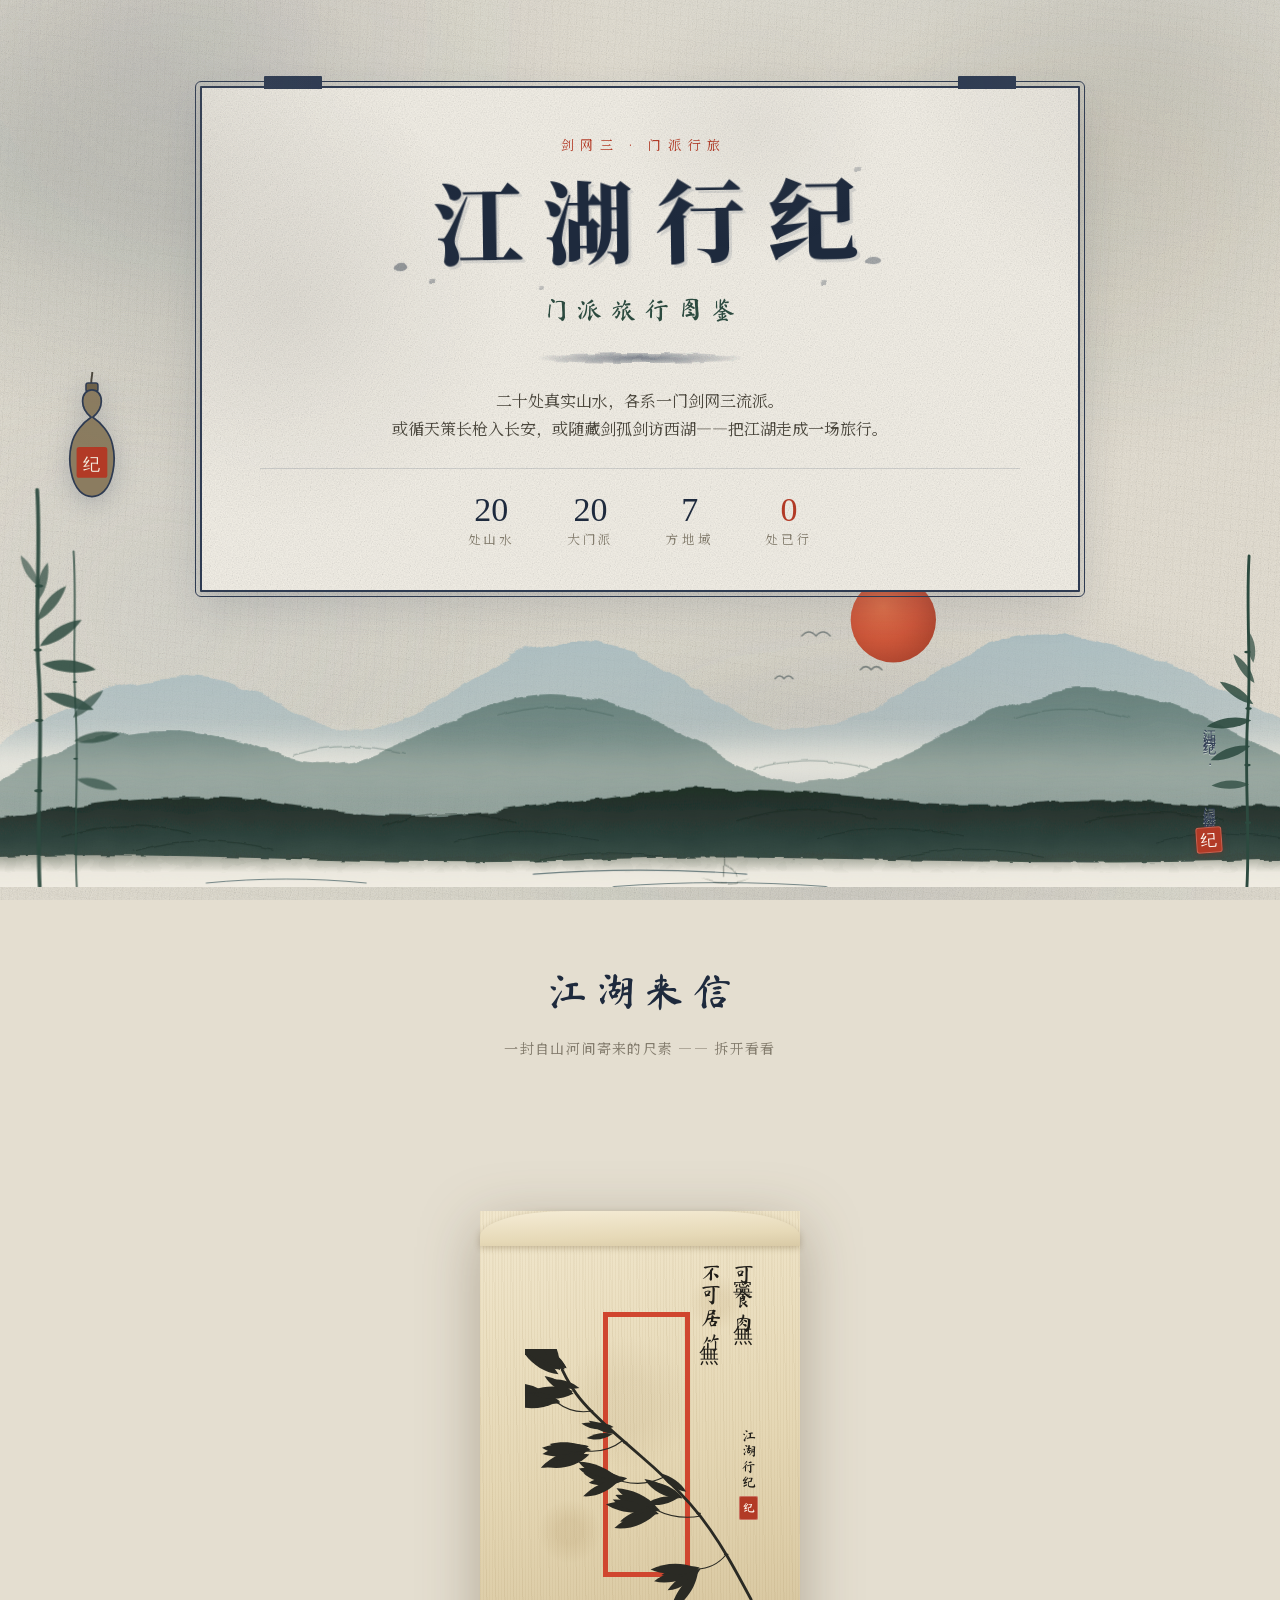
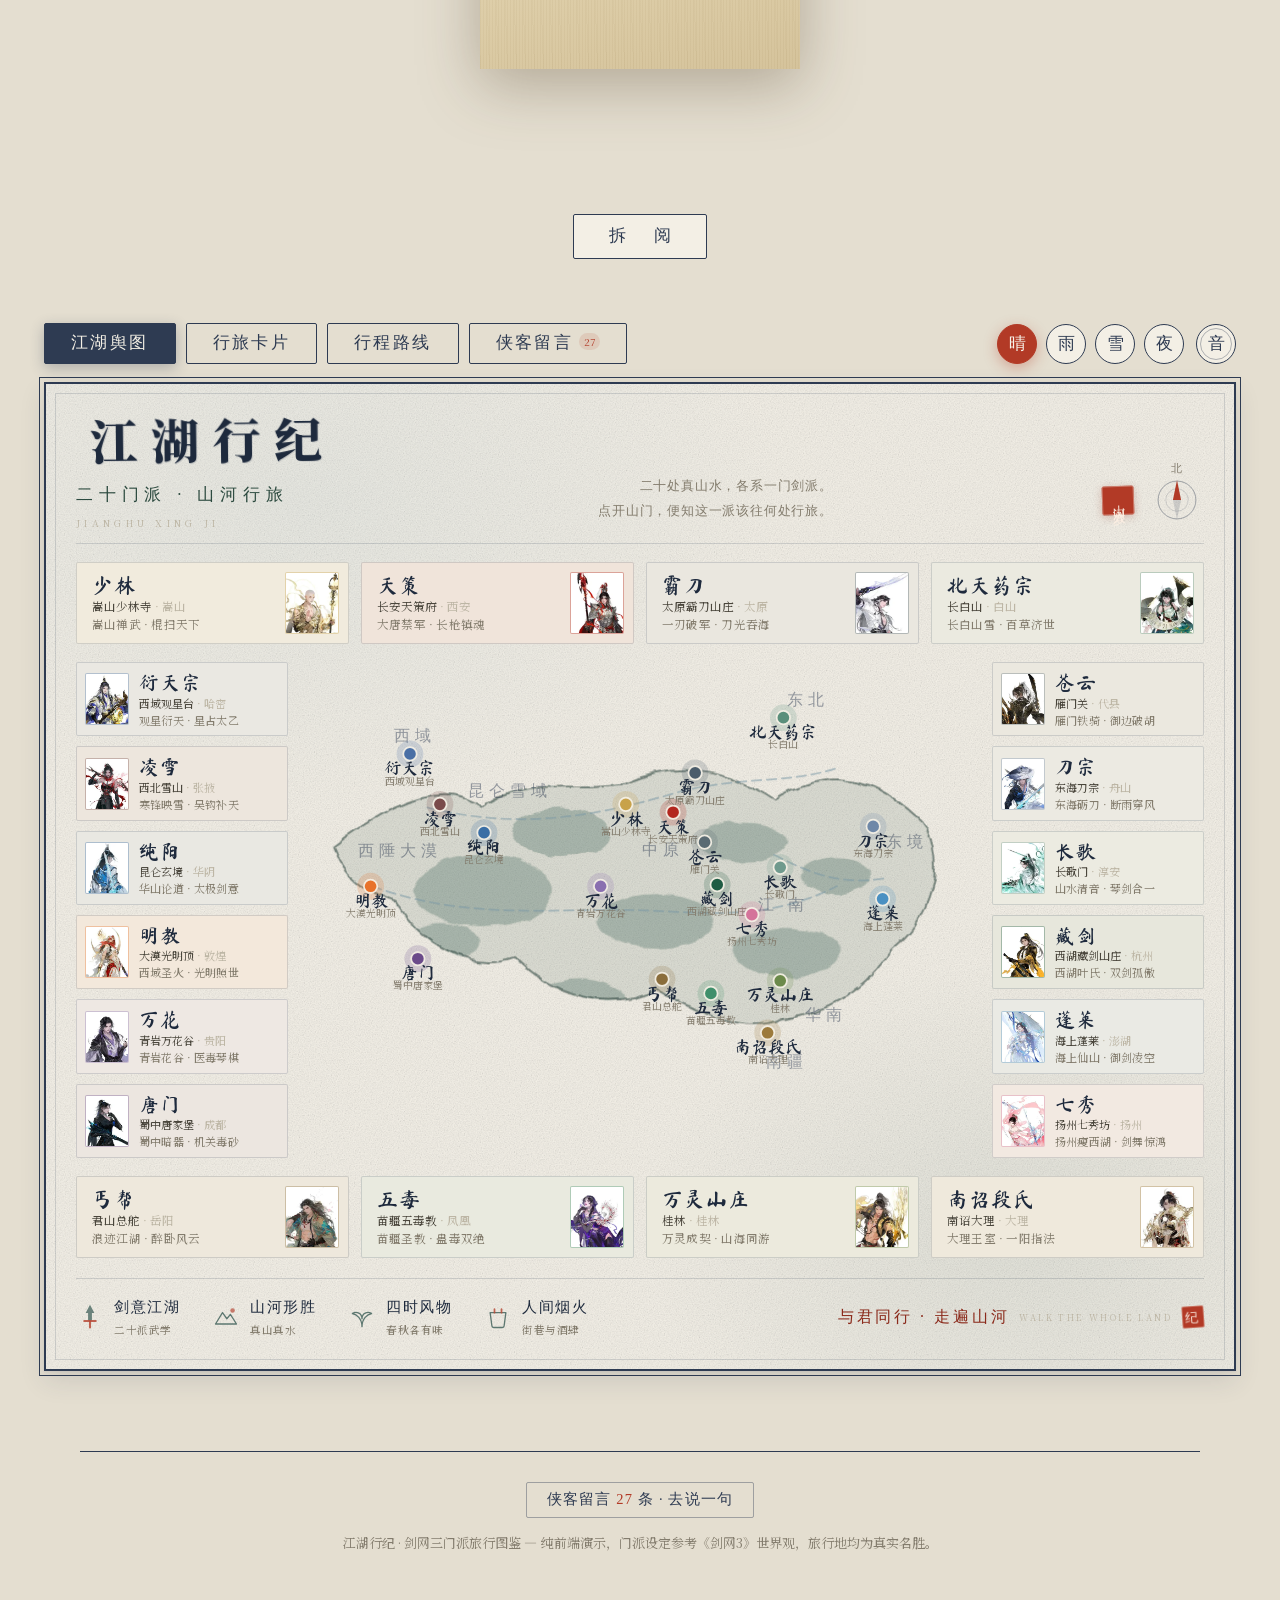
<file: index.html>
<!DOCTYPE html>
<html lang="zh-CN">
<head>
  <meta charset="UTF-8" />
  <meta name="viewport" content="width=device-width, initial-scale=1.0" />
  <title>江湖行纪 · 剑网三门派旅行图鉴</title>
  <meta name="description" content="各地旅行地指南 × 剑网三门派特色：20 处真实旅行地与 20 个门派的江湖渊源。" />

  <!-- 站点图标：朱砂「江」字印。SVG 为主（矢量、随系统深浅色都清晰），
       PNG 兜底老浏览器与 iOS 主屏图标 -->
  <link rel="icon" href="assets/favicon.svg" type="image/svg+xml" />
  <link rel="icon" href="assets/icon-32.png" sizes="32x32" type="image/png" />
  <link rel="apple-touch-icon" href="assets/icon-180.png" />
  <meta name="theme-color" content="#e6e0d2" />

  <!-- 分享卡：微信 / X / 微博 / Slack 等抓取的第一屏。
       og:url 与 og:image 必须是绝对地址，抓取器不解析相对路径。 -->
  <meta property="og:type" content="website" />
  <meta property="og:site_name" content="江湖行纪" />
  <meta property="og:url" content="https://jx3-travel.app.workbuddy.host/" />
  <meta property="og:title" content="江湖行纪 · 剑网三门派旅行图鉴" />
  <meta property="og:description" content="二十处真实山水，各系一门剑网三流派。或循天策长枪入长安，或随藏剑孤剑访西湖——把江湖走成一场旅行。" />
  <meta property="og:image" content="https://jx3-travel.app.workbuddy.host/assets/share-1200x630.jpg" />
  <meta property="og:image:width" content="1200" />
  <meta property="og:image:height" content="630" />
  <meta property="og:image:alt" content="江湖行纪 · 剑网三门派旅行图鉴" />
  <meta property="og:locale" content="zh_CN" />
  <meta name="twitter:card" content="summary_large_image" />
  <meta name="twitter:title" content="江湖行纪 · 剑网三门派旅行图鉴" />
  <meta name="twitter:description" content="二十处真实山水，各系一门剑网三流派。把江湖走成一场旅行。" />
  <meta name="twitter:image" content="https://jx3-travel.app.workbuddy.host/assets/share-1200x630.jpg" />

  <!-- 毛笔笔触字体：已按用字子集化并自托管（见 style.css 顶部 @font-face），无需外链 -->
  <link rel="stylesheet" href="assets/style.css" />
</head>
<body>
  <!-- 天气画布：雨/雪物理粒子 -->
  <canvas id="weather-canvas" aria-hidden="true"></canvas>

  <!-- 纸底：泼墨晕染（不拦截交互，固定于视口） -->
  <div class="ink-bed" aria-hidden="true">
    <span class="blot blot--a"></span>
    <span class="blot blot--b"></span>
    <span class="blot blot--c"></span>
    <span class="blot blot--d"></span>
    <span class="blot blot--e"></span>
  </div>

  <!-- 复用水墨滤镜与图元 -->
  <svg class="ink-filters" width="0" height="0" aria-hidden="true" focusable="false">
    <defs>
      <filter id="inkRough" x="-15%" y="-15%" width="130%" height="130%">
        <feTurbulence type="fractalNoise" baseFrequency="0.021 0.028" numOctaves="4" seed="13" result="t" />
        <feDisplacementMap in="SourceGraphic" in2="t" scale="14" xChannelSelector="R" yChannelSelector="G" />
      </filter>
      <filter id="inkRoughSoft" x="-12%" y="-12%" width="124%" height="124%">
        <feTurbulence type="fractalNoise" baseFrequency="0.045 0.055" numOctaves="3" seed="6" result="t" />
        <feDisplacementMap in="SourceGraphic" in2="t" scale="5" xChannelSelector="R" yChannelSelector="G" />
      </filter>
      <filter id="inkBleed"><feGaussianBlur stdDeviation="9" /></filter>
      <filter id="inkMist"><feGaussianBlur stdDeviation="16" /></filter>
      <!-- 狂墨：标题用，制造飞白与枯笔的不规则边缘 -->
      <filter id="wildInk" x="-16%" y="-16%" width="132%" height="132%">
        <feTurbulence type="fractalNoise" baseFrequency="0.026 0.038" numOctaves="4" seed="17" result="t" />
        <feDisplacementMap in="SourceGraphic" in2="t" scale="6.5" xChannelSelector="R" yChannelSelector="G" />
      </filter>
      <!-- 竹叶：细长尖叶 -->
      <path id="leaf" d="M 0 0 C 24 -14, 58 -16, 84 -3 C 58 9, 24 11, 0 0 Z" />
    </defs>
  </svg>

  <!-- 页头 -->
  <header class="hero">
    <div class="hero__paper" aria-hidden="true"></div>

    <!-- 青绿山水：蓝灰远山 / 云雾留白 / 青绿中景 / 墨绿近坡皴擦 / 孤舟飞鸟 / 朱砂日轮 -->
    <svg class="hero__scene" viewBox="0 0 1440 400" preserveAspectRatio="xMidYMax slice" aria-hidden="true" focusable="false">
      <defs>
        <radialGradient id="gSun" cx="38%" cy="34%" r="72%">
          <stop offset="0" stop-color="#e0663c" />
          <stop offset=".55" stop-color="#cd4a2b" />
          <stop offset="1" stop-color="#a8351d" />
        </radialGradient>
        <linearGradient id="gFar" x1="0" y1="0" x2="0" y2="1">
          <stop offset="0" stop-color="#97b3bd" stop-opacity=".66" />
          <stop offset="1" stop-color="#97b3bd" stop-opacity=".10" />
        </linearGradient>
        <linearGradient id="gMid" x1="0" y1="0" x2="0" y2="1">
          <stop offset="0" stop-color="#4e6c65" stop-opacity=".74" />
          <stop offset="1" stop-color="#4e6c65" stop-opacity=".15" />
        </linearGradient>
        <linearGradient id="gNear" x1="0" y1="0" x2="0" y2="1">
          <stop offset="0" stop-color="#14261f" stop-opacity=".94" />
          <stop offset=".6" stop-color="#14261f" stop-opacity=".72" />
          <stop offset="1" stop-color="#14261f" stop-opacity=".52" />
        </linearGradient>
        <linearGradient id="gWater" x1="0" y1="0" x2="0" y2="1">
          <stop offset="0" stop-color="#e6e0d1" stop-opacity=".58" />
          <stop offset=".35" stop-color="#f3efe5" stop-opacity=".96" />
          <stop offset="1" stop-color="#f3efe5" stop-opacity="1" />
        </linearGradient>
        <linearGradient id="gMist" x1="0" y1="0" x2="0" y2="1">
          <stop offset="0" stop-color="#f3efe5" stop-opacity="0" />
          <stop offset=".48" stop-color="#f3efe5" stop-opacity=".97" />
          <stop offset="1" stop-color="#f3efe5" stop-opacity="0" />
        </linearGradient>

        <!-- ============ 夜航版：同一组山影的夜色，由 body.w-night 切换引用 ============ -->
        <radialGradient id="gSunN" cx="40%" cy="36%" r="70%">
          <stop offset="0" stop-color="#f4f1e2" />
          <stop offset=".62" stop-color="#d8dfdf" />
          <stop offset="1" stop-color="#a9b7bf" />
        </radialGradient>
        <linearGradient id="gFarN" x1="0" y1="0" x2="0" y2="1">
          <stop offset="0" stop-color="#4a5a6e" stop-opacity=".72" />
          <stop offset="1" stop-color="#4a5a6e" stop-opacity=".08" />
        </linearGradient>
        <linearGradient id="gMidN" x1="0" y1="0" x2="0" y2="1">
          <stop offset="0" stop-color="#2f3d4c" stop-opacity=".88" />
          <stop offset="1" stop-color="#2f3d4c" stop-opacity=".16" />
        </linearGradient>
        <linearGradient id="gNearN" x1="0" y1="0" x2="0" y2="1">
          <stop offset="0" stop-color="#0a0e14" stop-opacity=".97" />
          <stop offset=".6" stop-color="#0a0e14" stop-opacity=".82" />
          <stop offset="1" stop-color="#0a0e14" stop-opacity=".62" />
        </linearGradient>
        <linearGradient id="gWaterN" x1="0" y1="0" x2="0" y2="1">
          <stop offset="0" stop-color="#232c37" stop-opacity=".62" />
          <stop offset=".35" stop-color="#1b232c" stop-opacity=".96" />
          <stop offset="1" stop-color="#171e26" stop-opacity="1" />
        </linearGradient>
        <linearGradient id="gMistN" x1="0" y1="0" x2="0" y2="1">
          <stop offset="0" stop-color="#8ea3b6" stop-opacity="0" />
          <stop offset=".48" stop-color="#7e94a8" stop-opacity=".26" />
          <stop offset="1" stop-color="#8ea3b6" stop-opacity="0" />
        </linearGradient>
      </defs>

      <!-- 朱砂日轮（半掩于远山之后） -->
      <circle class="ink-sun" cx="1005" cy="100" r="48" fill="url(#gSun)" />

      <!-- 远山：蓝灰 -->
      <path class="ink-far" fill="url(#gFar)" filter="url(#inkRough)"
        d="M -40 268 C 110 162, 214 132, 330 202 C 424 258, 474 198, 566 146
           C 656 96, 738 142, 828 204 C 906 256, 986 196, 1086 140
           C 1188 84, 1300 138, 1480 230 L 1480 420 L -40 420 Z" />

      <!-- 云雾带（远山与中景之间的大留白） -->
      <path class="ink-mist" fill="url(#gMist)" filter="url(#inkMist)"
        d="M -40 238 C 260 214, 620 262, 900 232 C 1120 208, 1330 240, 1480 224 L 1480 300 L -40 312 Z" />

      <!-- 中景：青绿 -->
      <path class="ink-mid" fill="url(#gMid)" filter="url(#inkRough)"
        d="M -40 302 C 96 220, 196 200, 306 250 C 388 288, 446 236, 546 198
           C 648 158, 730 208, 830 262 C 930 316, 1012 248, 1122 200
           C 1246 146, 1352 198, 1480 276 L 1480 420 L -40 420 Z" />

      <!-- 近坡：墨绿，带皴笔 -->
      <path class="ink-near" fill="url(#gNear)" filter="url(#inkRough)"
        d="M -40 330 C 118 296, 238 290, 358 312 C 502 338, 622 300, 762 292
           C 902 284, 1022 318, 1162 306 C 1302 294, 1402 318, 1480 306
           L 1480 420 L -40 420 Z" />
      <g class="ink-texture" stroke="#14261f" fill="none" stroke-linecap="round" opacity=".42" filter="url(#inkRoughSoft)">
        <path d="M 70 344 C 118 328, 166 328, 214 340" stroke-width="1.7" />
        <path d="M 150 360 C 204 344, 256 346, 306 358" stroke-width="1.3" />
        <path d="M 250 378 C 306 364, 358 366, 410 376" stroke-width="1.1" />
        <path d="M 430 332 C 480 314, 530 314, 580 328" stroke-width="1.7" />
        <path d="M 510 350 C 566 334, 620 336, 672 348" stroke-width="1.2" />
        <path d="M 600 372 C 656 358, 710 360, 762 370" stroke-width="1.1" />
        <path d="M 830 326 C 882 308, 934 310, 986 324" stroke-width="1.7" />
        <path d="M 920 346 C 976 330, 1030 332, 1084 344" stroke-width="1.2" />
        <path d="M 1010 368 C 1066 354, 1120 356, 1174 366" stroke-width="1.1" />
        <path d="M 1220 328 C 1272 312, 1324 314, 1376 326" stroke-width="1.6" />
        <path d="M 1300 350 C 1352 336, 1402 338, 1450 348" stroke-width="1.1" />
      </g>
      <g class="ink-texture ink-texture--mid" stroke="#3d5a53" fill="none" stroke-linecap="round" opacity=".30" filter="url(#inkRoughSoft)">
        <path d="M 330 252 C 372 238, 414 240, 456 250" stroke-width="1.4" />
        <path d="M 560 208 C 604 194, 648 196, 690 208" stroke-width="1.4" />
        <path d="M 848 268 C 892 254, 936 256, 980 268" stroke-width="1.4" />
        <path d="M 1140 210 C 1184 196, 1228 198, 1272 210" stroke-width="1.3" />
      </g>

      <!-- 水面：以大留白为水 -->
      <path class="ink-water" fill="url(#gWater)" filter="url(#inkRoughSoft)"
        d="M -40 368 C 200 356, 420 380, 660 370 C 900 360, 1120 382, 1480 368 L 1480 420 L -40 420 Z" />
      <g class="ink-wave" stroke="#6d7f80" fill="none" stroke-linecap="round" opacity=".38">
        <path d="M 600 386 C 680 380, 760 380, 840 386" stroke-width="1.3" />
        <path d="M 690 400 C 770 394, 850 394, 930 400" stroke-width="1.1" />
        <path d="M 232 396 C 292 390, 352 390, 412 396" stroke-width="1.1" />
      </g>

      <!-- 孤舟 -->
      <g class="ink-boat" opacity=".78" filter="url(#inkRoughSoft)" transform="translate(788,376)">
        <path d="M 0 14 C 15 23, 41 23, 56 14 C 45 21, 11 21, 0 14 Z" fill="#14261f" />
        <path d="M 27 -8 L 27 12" stroke="#14261f" stroke-width="1.5" />
        <path d="M 27 -2 C 38 3, 42 8, 42 13" fill="none" stroke="#14261f" stroke-width="1.1" />
      </g>

      <!-- 飞鸟 -->
      <g class="ink-birds" stroke="#37474a" fill="none" stroke-width="1.8" stroke-linecap="round" opacity=".55">
        <path d="M 902 118 q 8 -9 16 0 M 918 118 q 8 -9 16 0" />
        <path d="M 968 156 q 6 -7 12 0 M 980 156 q 6 -7 12 0" />
        <path d="M 872 166 q 5 -6 10 0 M 882 166 q 5 -6 10 0" />
      </g>
    </svg>

    <!-- 左右竹林 -->
    <svg class="hero__bamboo hero__bamboo--l" viewBox="0 0 240 620" preserveAspectRatio="xMinYMax meet" aria-hidden="true" focusable="false">
      <g class="bamboo-stalk" fill="none" stroke="#2c4a3f" stroke-linecap="round">
        <path d="M 62 620 C 56 500 68 390 60 280 C 54 190 64 96 58 0" stroke-width="6" />
        <path d="M 120 620 C 115 520 124 430 118 340 C 113 262 120 176 115 96" stroke-width="3.2" opacity=".8" />
      </g>
      <g class="bamboo-node" fill="#2c4a3f">
        <ellipse cx="60" cy="470" rx="6.4" ry="2.6" /><ellipse cx="61" cy="360" rx="6.4" ry="2.6" />
        <ellipse cx="59" cy="250" rx="6.4" ry="2.6" /><ellipse cx="61" cy="150" rx="6.4" ry="2.6" />
        <ellipse cx="118" cy="420" rx="3.4" ry="1.5" /><ellipse cx="117" cy="300" rx="3.4" ry="1.5" />
      </g>
      <g class="bamboo-leaf" fill="#2c4a3f">
        <use href="#leaf" transform="translate(66,272) rotate(8)" opacity=".95" />
        <use href="#leaf" transform="translate(62,244) rotate(-30) scale(.92)" opacity=".9" />
        <use href="#leaf" transform="translate(68,318) rotate(20) scale(.98)" opacity=".92" />
        <use href="#leaf" transform="translate(58,204) rotate(-48) scale(.84)" opacity=".84" />
        <use href="#leaf" transform="translate(60,172) rotate(-74) scale(.72)" opacity=".76" />
        <use href="#leaf" transform="translate(60,150) rotate(-118) scale(.66)" opacity=".66" />
        <use href="#leaf" transform="translate(116,392) rotate(-6) scale(.86)" opacity=".8" />
        <use href="#leaf" transform="translate(114,356) rotate(-40) scale(.76)" opacity=".72" />
        <use href="#leaf" transform="translate(120,452) rotate(16) scale(.78)" opacity=".7" />
      </g>
    </svg>
    <svg class="hero__bamboo hero__bamboo--r" viewBox="0 0 240 620" preserveAspectRatio="xMaxYMax meet" aria-hidden="true" focusable="false">
      <g fill="none" stroke="#2c4a3f" stroke-linecap="round">
        <path d="M 178 620 C 184 510 172 400 180 292 C 186 200 176 104 182 0" stroke-width="5.4" />
      </g>
      <g fill="#2c4a3f">
        <ellipse cx="180" cy="500" rx="6" ry="2.5" /><ellipse cx="179" cy="392" rx="6" ry="2.5" />
        <ellipse cx="181" cy="286" rx="6" ry="2.5" /><ellipse cx="179" cy="180" rx="6" ry="2.5" />
      </g>
      <g fill="#2c4a3f" transform="translate(360,0) scale(-1,1)">
        <use href="#leaf" transform="translate(174,308) rotate(10)" opacity=".9" />
        <use href="#leaf" transform="translate(170,278) rotate(-32) scale(.9)" opacity=".84" />
        <use href="#leaf" transform="translate(176,356) rotate(22) scale(.94)" opacity=".86" />
        <use href="#leaf" transform="translate(168,238) rotate(-52) scale(.8)" opacity=".78" />
        <use href="#leaf" transform="translate(170,200) rotate(-80) scale(.7)" opacity=".7" />
        <use href="#leaf" transform="translate(178,428) rotate(4) scale(.84)" opacity=".76" />
      </g>
    </svg>

    <!-- 画心：藏青双线框 + 米色纸 -->
    <div class="hero__panel">
      <span class="hero__tab hero__tab--l" aria-hidden="true"></span>
      <span class="hero__tab hero__tab--r" aria-hidden="true"></span>
      <div class="hero__inner">
        <p class="hero__kicker">剑网三 · 门派行旅</p>
        <div class="hero__titlewrap">
          <h1 class="hero__title">
            <span class="hero__title-ink ink-write is-ready" data-text="江湖行纪" aria-label="江湖行纪"><span class="ink-g" aria-hidden="true">江</span><span class="ink-g" aria-hidden="true">湖</span><span class="ink-g" aria-hidden="true">行</span><span class="ink-g" aria-hidden="true">纪</span></span>
          </h1>
          <!-- 飞白墨点 -->
          <span class="hero__splatter" aria-hidden="true"><i></i><i></i><i></i><i></i><i></i><i></i></span>
        </div>
        <p class="hero__sub">门派旅行图鉴</p>
        <div class="hero__rule" aria-hidden="true"></div>
        <p class="hero__lede">
          二十处真实山水，各系一门剑网三流派。<br />
          或循天策长枪入长安，或随藏剑孤剑访西湖——把江湖走成一场旅行。
        </p>
        <ul class="hero__stats" id="stats"></ul>
      </div>
    </div>

    <!-- 葫芦印挂饰 -->
    <svg class="hero__gourd" viewBox="0 0 96 172" aria-hidden="true" focusable="false">
      <path class="gourd-cord" d="M48 -6 C 50 4, 45 11, 48 17" fill="none" />
      <rect class="gourd-cork" x="41" y="13" width="14" height="10" rx="2.5" />
      <path class="gourd-body" d="M48 21 C 42 21, 37 26, 37 34 C 37 42, 42 49, 47 53
          C 38 59, 27 71, 24 85 C 19 105, 24 130, 34 140 C 42 148, 54 148, 62 140
          C 72 130, 77 105, 72 85 C 69 71, 58 59, 49 53 C 54 49, 59 42, 59 34 C 59 26, 54 21, 48 21 Z" />
      <rect class="gourd-seal" x="30" y="88" width="36" height="36" rx="3" />
      <text class="gourd-seal-text" x="48" y="115" text-anchor="middle">纪</text>
    </svg>

    <!-- 画角题款 + 闲章 -->
    <div class="hero__colophon" aria-hidden="true">
      <span class="hero__colophon-text">江湖行纪 · 门派行旅图</span>
      <span class="hero__seal">纪</span>
    </div>
  </header>

  <!-- 江湖来信：拆封 · 尺素 -->
  <section class="letter" id="letter">
    <div class="letter__head">
      <h2 class="letter__title">江湖来信</h2>
      <p class="letter__hint">一封自山河间寄来的尺素 —— 拆开看看</p>
    </div>

    <div class="letter__stage">
      <!-- 信封：竖长封套，朱红长方框 + 墨竹 + 竖排题字 + 朱砂小印 -->
      <button class="envelope" type="button" id="envelope" aria-label="拆开这封信">
        <span class="envelope__body"></span>
        <span class="envelope__inside"></span>
        <span class="envelope__frame"></span>
        <svg class="envelope__bamboo" viewBox="0 0 470 530" aria-hidden="true" focusable="false">
          <g fill="none" stroke="#2a2a24" stroke-linecap="round">
            <path d="M 462 528 Q 430 468 413 439 Q 396 410 376 381 Q 356 352 333 326 Q 310 300 284 275 Q 258 250 230 226 Q 202 202 176 179 Q 150 156 129 135 Q 108 114 94 95 Q 80 76 72 60 L 64 44" stroke-width="6" />
            <path d="M 356 352 Q 306.24 361.164 260.934 338.639" stroke-width="2.4" />
            <path d="M 278.8 270 Q 236.713 290.512 191.282 279.199" stroke-width="2.4" />
            <path d="M 191.6 192.8 Q 157.56 219.206 114.699 214.851" stroke-width="2.4" />
            <path d="M 124.8 130.8 Q 85.0283 137.374 52.9981 112.898" stroke-width="2.4" />
            <path d="M 409.6 433.2 Q 385.156 462.924 346.684 463.886" stroke-width="2.4" />
          </g>
          <g fill="#2a2a24">
            <ellipse cx="409.6" cy="433.2" rx="5" ry="2.2" />
            <ellipse cx="351.4" cy="346.8" rx="5" ry="2.2" />
            <ellipse cx="278.8" cy="270" rx="5" ry="2.2" />
            <ellipse cx="196.8" cy="197.4" rx="5" ry="2.2" />
            <ellipse cx="124.8" cy="130.8" rx="5" ry="2.2" />
            <ellipse cx="80" cy="76" rx="5" ry="2.2" />
          </g>
          <g fill="#2a2a24">
            <use href="#leaf" transform="translate(72.5 39.1) rotate(-140.7) scale(1.1)" />
            <use href="#leaf" transform="translate(70.7 37.3) rotate(-143.4) scale(1.21)" />
            <use href="#leaf" transform="translate(58.9 43.4) rotate(-146.9) scale(1.03)" />
            <use href="#leaf" transform="translate(56 53.4) rotate(-143.2) scale(1.12)" />
            <use href="#leaf" transform="translate(56.9 35.8) rotate(-148.4) scale(1.05)" />
            <use href="#leaf" transform="translate(69.7 42.5) rotate(-148.9) scale(1.43)" />
            <use href="#leaf" transform="translate(65 35.6) rotate(-151.6) scale(1.23)" />
            <use href="#leaf" transform="translate(73.4 40.4) rotate(-145) scale(1.22)" />
            <use href="#leaf" transform="translate(58.9 44.9) rotate(-110.8) scale(1.39)" />
            <use href="#leaf" transform="translate(270.3 340.2) rotate(-158.9) scale(1.19)" />
            <use href="#leaf" transform="translate(259 336.3) rotate(-172.8) scale(1.23)" />
            <use href="#leaf" transform="translate(253.9 345.5) rotate(-159.3) scale(1.05)" />
            <use href="#leaf" transform="translate(267.8 347.8) rotate(-160.8) scale(1.12)" />
            <use href="#leaf" transform="translate(256.9 335.4) rotate(-199.5) scale(0.91)" />
            <use href="#leaf" transform="translate(265 342.9) rotate(-198.8) scale(1.16)" />
            <use href="#leaf" transform="translate(262.7 332.8) rotate(-152.9) scale(1.11)" />
            <use href="#leaf" transform="translate(193.5 278.4) rotate(-162.2) scale(1.17)" />
            <use href="#leaf" transform="translate(200.9 272.3) rotate(-184.6) scale(0.97)" />
            <use href="#leaf" transform="translate(184.9 277.6) rotate(-159.3) scale(0.84)" />
            <use href="#leaf" transform="translate(183.2 276.9) rotate(-202.1) scale(0.98)" />
            <use href="#leaf" transform="translate(194.2 278.8) rotate(-162.3) scale(0.84)" />
            <use href="#leaf" transform="translate(184.6 280.2) rotate(-164.5) scale(0.93)" />
            <use href="#leaf" transform="translate(190.9 274.1) rotate(-164.5) scale(0.86)" />
            <use href="#leaf" transform="translate(183.5 274.8) rotate(-154.5) scale(1.11)" />
            <use href="#leaf" transform="translate(120 204.9) rotate(-187.6) scale(1.18)" />
            <use href="#leaf" transform="translate(108.5 209.9) rotate(-202.1) scale(1.17)" />
            <use href="#leaf" transform="translate(124.5 212.9) rotate(-175.3) scale(1.23)" />
            <use href="#leaf" transform="translate(113.8 216.8) rotate(-198.9) scale(1)" />
            <use href="#leaf" transform="translate(121.6 210.9) rotate(-170.8) scale(1.01)" />
            <use href="#leaf" transform="translate(121.1 222.4) rotate(-195.2) scale(1.08)" />
            <use href="#leaf" transform="translate(43.6 105.9) rotate(-153.1) scale(0.95)" />
            <use href="#leaf" transform="translate(48.2 113.6) rotate(-176.8) scale(1.2)" />
            <use href="#leaf" transform="translate(60.1 114.6) rotate(-157.8) scale(1.2)" />
            <use href="#leaf" transform="translate(59.7 110.7) rotate(-164.2) scale(0.92)" />
            <use href="#leaf" transform="translate(47.6 106.2) rotate(-173.2) scale(1.04)" />
            <use href="#leaf" transform="translate(50.2 104.2) rotate(-182.3) scale(1.17)" />
            <use href="#leaf" transform="translate(353.7 460.7) rotate(-188.8) scale(0.98)" />
            <use href="#leaf" transform="translate(339.9 459.8) rotate(-181.1) scale(1.07)" />
            <use href="#leaf" transform="translate(347 466.2) rotate(-192.6) scale(1.1)" />
            <use href="#leaf" transform="translate(350.5 464.8) rotate(-178.7) scale(0.93)" />
            <use href="#leaf" transform="translate(355.6 463) rotate(-211.3) scale(0.99)" />
            <use href="#leaf" transform="translate(350.1 469.7) rotate(-232.3) scale(1.19)" />
            <use href="#leaf" transform="translate(325.1 300.9) rotate(-142.5) scale(0.79)" />
            <use href="#leaf" transform="translate(309.4 312.5) rotate(-188.9) scale(0.83)" />
            <use href="#leaf" transform="translate(309.5 315.2) rotate(-148.3) scale(0.99)" />
            <use href="#leaf" transform="translate(317.4 315) rotate(-145.9) scale(0.73)" />
            <use href="#leaf" transform="translate(164.1 166) rotate(-169.6) scale(0.72)" />
            <use href="#leaf" transform="translate(172.2 164.6) rotate(-170.8) scale(0.66)" />
            <use href="#leaf" transform="translate(170.1 179.2) rotate(-186.8) scale(0.66)" />
            <use href="#leaf" transform="translate(173.7 178.5) rotate(-151) scale(0.72)" />
            <use href="#leaf" transform="translate(87.8 93.6) rotate(-179.8) scale(0.99)" />
            <use href="#leaf" transform="translate(100.1 82.4) rotate(-162.5) scale(0.81)" />
            <use href="#leaf" transform="translate(86.7 89.3) rotate(-175.5) scale(0.97)" />
            <use href="#leaf" transform="translate(87.2 95.3) rotate(-145.7) scale(0.85)" />
          </g>
        </svg>
        <span class="envelope__inscribe"><i>寧可食無肉</i><i>不可居無竹</i></span>
        <span class="envelope__sign">江湖行纪<b>纪</b></span>
        <span class="envelope__flap"></span>
      </button>

      <!-- 信笺 -->
      <article class="missive" id="missive" aria-label="江湖行纪来信" aria-hidden="true">
        <span class="missive__paper" aria-hidden="true"></span>
        <span class="missive__frame" aria-hidden="true"></span>
        <div class="missive__text">
          <p class="missive__body">江湖行纪启　前者偶得舆图一册，凡二十处真山水，各系一门剑派，皆在四海之内。或循天策长枪入长安，看长河落日；或随藏剑孤剑访西湖，听小桥流水；或携五毒之笛渡苗疆，共千蝶绕身。山河为笺，门派为印，不敢自秘，敬付君前。愿君行遍江湖，遇山见山，遇水见水，各得其所。<small class="missive__note">凡二十门，遍布西北·华北·华东·华中·西南·华南·东北七方</small></p>
          <p class="missive__sign">大唐 · 江湖行纪　谨启<span class="missive__seal" aria-hidden="true"><i>江湖</i><i>行纪</i></span></p>
        </div>
      </article>
    </div>

    <button class="letter__btn" type="button" id="letter-btn" data-sfx="unseal" aria-expanded="false" aria-controls="missive">拆　阅</button>
  </section>

  <!-- 视图切换 + 天气系统 -->
  <nav class="viewswitch" id="viewswitch">
    <div class="viewswitch__group">
      <button class="vbtn is-on" data-view="map">江湖舆图</button>
      <button class="vbtn" data-view="cards">行旅卡片</button>
      <button class="vbtn" data-view="routes">行程路线</button>
      <button class="vbtn" data-view="comments">侠客留言<span class="vbtn__n" id="cmt-total">0</span></button>
    </div>
    <div class="viewswitch__side">
      <div class="weather" id="weather" role="group" aria-label="天气系统">
        <button class="wbtn is-on" data-weather="sunny" title="晴">晴</button>
        <button class="wbtn" data-weather="rain" title="雨">雨</button>
        <button class="wbtn" data-weather="snow" title="雪">雪</button>
        <button class="wbtn wbtn--night" data-weather="night" title="夜">夜</button>
      </div>
      <!-- 背景音开关：首次点击页面任意处即起乐（浏览器要求先有手势） -->
      <button class="wbtn wbtn--sound is-await" id="sound-btn" type="button"
              aria-pressed="true" aria-label="背景音：开，点击关闭" title="背景音：开">音</button>
    </div>
  </nav>

  <!-- 地图视图 -->
  <section class="mapview" id="mapview">
    <div class="atlas">
      <!-- 题名 -->
      <header class="atlas__head">
        <div class="atlas__titlewrap">
          <h2 class="atlas__title"><span class="atlas__title-ink ink-write" data-text="江湖行纪" aria-label="江湖行纪"><span class="ink-g" aria-hidden="true">江</span><span class="ink-g" aria-hidden="true">湖</span><span class="ink-g" aria-hidden="true">行</span><span class="ink-g" aria-hidden="true">纪</span></span></h2>
          <p class="atlas__sub">二十门派 · 山河行旅</p>
          <p class="atlas__rom">JIANGHU XING JI</p>
        </div>
        <p class="atlas__lede">二十处真山水，各系一门剑派。<br />点开山门，便知这一派该往何处行旅。</p>
        <div class="atlas__marks">
          <span class="atlas__stamp">山河入梦</span>
          <span class="atlas__compass" aria-hidden="true">
            <svg viewBox="0 0 60 60" focusable="false">
              <circle class="cmp-ring" cx="30" cy="30" r="21" />
              <circle class="cmp-ring cmp-ring--thin" cx="30" cy="30" r="12.5" />
              <path class="cmp-needle" d="M30 8 L34.5 30 L30 52 L25.5 30 Z" />
              <path class="cmp-north" d="M30 8 L34.5 30 L25.5 30 Z" />
            </svg>
            <b>北</b>
          </span>
        </div>
      </header>

      <!-- 北地四派 -->
      <div class="atlas__band" id="atlas-top" aria-label="北地门派"></div>

      <!-- 西陲六派 -->
      <div class="atlas__col" id="atlas-left" aria-label="西陲门派"></div>

      <!-- 舆图 -->
      <div class="atlas__map">
        <svg id="map-svg" viewBox="26 104 848 452" role="group" aria-label="剑网三江湖舆图"></svg>
      </div>

      <!-- 东境六派 -->
      <div class="atlas__col" id="atlas-right" aria-label="东境门派"></div>

      <!-- 南疆四派 -->
      <div class="atlas__band" id="atlas-bot" aria-label="南疆门派"></div>

      <!-- 图注：四美 + 落款 -->
      <footer class="atlas__foot">
        <ul class="atlas__badges">
          <li>
            <svg viewBox="0 0 32 32" aria-hidden="true" focusable="false"><path d="M16 2 L21 11.5 L18.2 11.5 L18.2 20 L13.8 20 L13.8 11.5 L11 11.5 Z" class="bd-solid" /><path d="M9.5 20.6 H22.5" class="bd-hilt bd-thick" /><path d="M16 21 V28" class="bd-hilt bd-thick" /></svg>
            <b>剑意江湖</b><span>二十派武学</span>
          </li>
          <li>
            <svg viewBox="0 0 32 32" aria-hidden="true" focusable="false"><path d="M4 24 L12 11 L17 18 L21 13 L28 24 Z" /><circle cx="23.5" cy="8.5" r="2.6" class="bd-dot" /></svg>
            <b>山河形胜</b><span>真山真水</span>
          </li>
          <li>
            <svg viewBox="0 0 32 32" aria-hidden="true" focusable="false"><path d="M16 27 C16 18, 10 13, 5 12 C10 9, 16 12, 16 18 C16 12, 22 9, 27 12 C22 13, 16 18, 16 27 Z" /></svg>
            <b>四时风物</b><span>春秋各有味</span>
          </li>
          <li>
            <svg viewBox="0 0 32 32" aria-hidden="true" focusable="false"><path d="M7 11 h18 l-2 15 a2 2 0 0 1 -2 2 h-10 a2 2 0 0 1 -2 -2 Z" /><path d="M12 7 v4 M20 7 v4" class="bd-hilt" /></svg>
            <b>人间烟火</b><span>街巷与酒肆</span>
          </li>
        </ul>
        <p class="atlas__sign">与君同行 · 走遍山河<small>WALK THE WHOLE LAND</small><span class="atlas__seal">纪</span></p>
      </footer>
    </div>
  </section>

  <!-- 行程视图：自拟行程 + 现成行程 -->
  <section class="routesview" id="routesview" hidden>
    <div class="routes-head">
      <h2 class="routes-title">江湖程途</h2>
      <p class="routes-sub">JIANGHU CHENGTU · 行程</p>
      <p class="routes-hint">九条现成线路可以照走；也可以自己从二十处去处里点几处，按点选的先后串成一条只属于你的线路。</p>
    </div>

    <!-- 自拟行程：点选 → 排序 → 存下 -->
    <section class="mk" id="mk" aria-labelledby="mk-title">
      <header class="mk-head">
        <h3 class="mk-title" id="mk-title">自拟行程</h3>
        <p class="mk-sub">MAKE YOUR OWN · 自己拣去处</p>
        <p class="mk-count" id="mk-count"></p>
      </header>

      <div class="mk-body">
        <!-- 左：草稿 -->
        <div class="mk-draft">
          <div class="mk-draft__head">
            <span class="mk-label">我的路线</span>
            <span class="mk-stat" id="mk-stat">尚无去处</span>
          </div>
          <ol class="mk-chain" id="mk-chain" aria-label="已选去处，按先后排列"></ol>
          <p class="mk-empty" id="mk-empty">还没有去处。从二十处里点选，点选的先后就是行程的次序。</p>

          <div class="mk-fields">
            <label class="mk-field">
              <span>行程名</span>
              <input id="mk-name" type="text" maxlength="12" placeholder="不填则按首末二城取名" />
            </label>
            <label class="mk-field">
              <span>一句话</span>
              <input id="mk-hook" type="text" maxlength="46" placeholder="留给同行者的一句话（可空）" />
            </label>
          </div>

          <div class="mk-acts">
            <button class="mk-save" id="mk-save" type="button" disabled>存下此程</button>
            <button class="mk-clear" id="mk-clear" type="button" disabled>重来</button>
            <button class="mk-cancel" id="mk-cancel" type="button" hidden>取消修改</button>
          </div>
          <p class="mk-note" id="mk-note">每城按留一晚推算，天数自己长出来；城市之间的车次船班未计入。</p>
        </div>

        <!-- 右：二十处挑选格 -->
        <div class="mk-pick">
          <div class="mk-pick__head">
            <span class="mk-label">二十处去处</span>
            <span class="mk-pick__hint">点一次加入，再点一次移出</span>
          </div>
          <div class="mk-grid" id="mk-grid" role="group" aria-label="点选去处"></div>
        </div>
      </div>

      <div class="mk-saved" id="mk-saved" aria-live="polite"></div>
    </section>

    <!-- 现成行程 -->
    <div class="routes-sec">
      <header class="sec-head">
        <h3 class="sec-title">现成行程</h3>
        <p class="sec-sub">十条线路，把二十处去处串成能照着走的日程；城与城之间标了交通与票价（二等座／普通票，约数）</p>
      </header>
      <div class="routes-filter" id="routes-filter" role="group" aria-label="按行程天数筛选"></div>
      <div class="routes-list" id="routes-list" aria-live="polite"></div>
    </div>
  </section>

  <!-- 侠客留言：全站留言板 -->
  <section class="cmtview" id="cmtview" hidden>
    <header class="cmt-head">
      <h2 class="cmt-title">江湖客话</h2>
      <p class="cmt-sub">JIANGHU KEHUA · 侠客留言</p>
      <p class="cmt-lede">走过的人留一句路引，未走的人来问一声。<br />二十处去处的留言都归在这本簿子里。</p>
      <ul class="cmt-stats" id="cmt-stats"></ul>
    </header>

    <div class="cmt-body">
      <!-- 左：落款 -->
      <aside class="cmt-side">
        <button class="idcard" id="idcard" type="button" aria-haspopup="dialog">
          <span class="idcard__ava" aria-hidden="true">未</span>
          <span class="idcard__body">
            <b class="idcard__name">未入籍</b>
            <em class="idcard__hint">点此报名号与门派</em>
          </span>
        </button>
        <form class="cmt-form" id="cmt-form" novalidate>
          <p class="cmt-form__head"><span>落　款</span><small>一百四十字以内</small></p>
          <div class="replybar" data-reply-bar hidden></div>
          <label class="cmt-field">
            <span>名号</span>
            <input id="cmt-name" name="name" type="text" maxlength="10"
                   autocomplete="nickname" placeholder="你的江湖名号" />
          </label>
          <label class="cmt-field">
            <span>门派</span>
            <select id="cmt-school" name="school"></select>
          </label>
          <label class="cmt-field">
            <span>何处</span>
            <select id="cmt-city" name="city"></select>
          </label>
          <label class="cmt-field cmt-field--area">
            <span>留言</span>
            <textarea id="cmt-text" name="text" rows="4" maxlength="140"
                      placeholder="路怎么走、什么时候去、值不值得……"></textarea>
          </label>
          <div class="cmt-form__foot">
            <button class="cmt-form__at" type="button" data-at aria-label="提到某人">@</button>
            <span class="cmt-form__count"><b>0</b>/140</span>
            <span class="cmt-form__hint" id="cmt-hint" role="status" aria-live="polite"></span>
            <button class="cmt-form__send" type="submit">落　款</button>
          </div>
        </form>
        <p class="cmt-note" id="cmt-note">留言写在云端，人人可见。名号与门派存在本机，换设备要重新落籍。</p>
      </aside>

      <!-- 右：留言流 -->
      <div class="cmt-main">
        <div class="cmt-cloud" id="cmt-cloud" role="status"></div>
        <div class="cmt-toolbar">
          <div class="cmt-scope" id="cmt-scope" role="group" aria-label="留言范围">
            <button class="cmt-chip is-on" data-scope="all" aria-pressed="true">全部</button>
            <button class="cmt-chip" data-scope="mine" aria-pressed="false">我写的</button>
            <button class="cmt-chip" data-scope="liked" aria-pressed="false">我赞过</button>
            <button class="cmt-chip cmt-chip--at" data-scope="at" aria-pressed="false">@我<span
              class="cmt-chip__n" id="cmt-at-n" hidden>0</span></button>
          </div>
          <div class="cmt-sort" id="cmt-sort" role="group" aria-label="排序">
            <button class="cmt-sortbtn is-on" data-sort="new" aria-pressed="true">最新</button>
            <button class="cmt-sortbtn" data-sort="hot" aria-pressed="false">最热</button>
          </div>
        </div>
        <div class="cmt-cities" id="cmt-cities" role="group" aria-label="按去处筛选"></div>
        <ol class="cmt-list" id="cmt-list" aria-live="polite"></ol>
      </div>
    </div>
  </section>

  <!-- 卡片视图 -->
  <section class="cardsview" id="cardsview" hidden>
  <section class="board" id="board">
    <div class="board__bar">
      <div class="search">
        <span class="search__icon" aria-hidden="true">⌕</span>
        <input id="search" type="search" placeholder="搜城市、古称、门派或门派诗…" autocomplete="off" />
      </div>
      <p class="board__count" id="count"></p>
      <div class="board__journey" id="journey" aria-live="polite"></div>
    </div>
    <div class="filters" id="filters"></div>
  </section>

  <!-- 卡片网格 -->
  <main class="grid" id="grid" aria-live="polite"></main>
  <p class="empty" id="empty" hidden>江湖辽阔，暂无符合此条件的去处。试试放宽筛选。</p>
  </section>

  <footer class="foot">
    <p class="foot__cta">
      <button class="foot__btn" type="button" data-goto="comments">侠客留言 <b id="foot-cmt-n">0</b> 条 · 去说一句</button>
    </p>
    <p>江湖行纪 · 剑网三门派旅行图鉴 — 纯前端演示，门派设定参考《剑网3》世界观，旅行地均为真实名胜。</p>
  </footer>

  <!-- 详情弹层 -->
  <div class="modal" id="modal" hidden role="dialog" aria-modal="true" aria-labelledby="m-city">
    <div class="modal__mask" data-close></div>
    <div class="modal__panel" id="modal-panel" role="document"></div>
  </div>

  <!-- 入籍：名号 + 门派，无密码。落籍之后才好在簿子上落款 -->
  <div class="modal" id="ident" hidden role="dialog" aria-modal="true" aria-labelledby="ident-title">
    <div class="modal__mask" data-ident-close></div>
    <div class="modal__panel ident-panel" role="document">
      <button class="modal__close" type="button" data-ident-close aria-label="关闭">✕</button>
      <div class="ident">
        <p class="ident__sub">LUO JI · 落 籍</p>
        <h2 class="ident__title" id="ident-title">报上名号</h2>
        <p class="ident__lede">不用手机号，也不要密码。<br />往后在这本簿子上说话，都署这个名；删改也只认这台设备。</p>
        <form class="ident__form" id="ident-form" novalidate>
          <label class="ident__field">
            <span>名号</span>
            <input id="ident-name" type="text" maxlength="10" autocomplete="off"
                   placeholder="二到十字，江湖上怎么称呼你" />
          </label>
          <label class="ident__field">
            <span>门派</span>
            <select id="ident-school"></select>
          </label>
          <p class="ident__err" id="ident-err" role="alert"></p>
          <div class="ident__acts">
            <button class="ident__cancel" type="button" data-ident-close>再想想</button>
            <button class="ident__ok" type="submit">落　籍</button>
          </div>
        </form>
        <p class="ident__note">换个浏览器、清了缓存，名号就没了——再报一次即可，旧留言还在。</p>
      </div>
    </div>
  </div>

  <!-- 云 SDK（@tencent-ai/workbuddy-cloud-sdk 0.1.4-dev 的 IIFE 构建）自托管：
       jsdelivr 在国内时通时不通，登录不该看 CDN 脸色。升级时换这个文件即可。 -->
  <script src="assets/vendor/workbuddy-cloud.js"></script>
  <script src="assets/audio.js"></script>
  <script src="assets/cloud.js"></script>
  <script src="assets/data.js"></script>
  <script src="assets/map.js"></script>
  <script src="assets/app.js"></script>
  <script src="assets/weather.js"></script>
  <script src="assets/letter.js"></script>
</body>
</html>
</file>
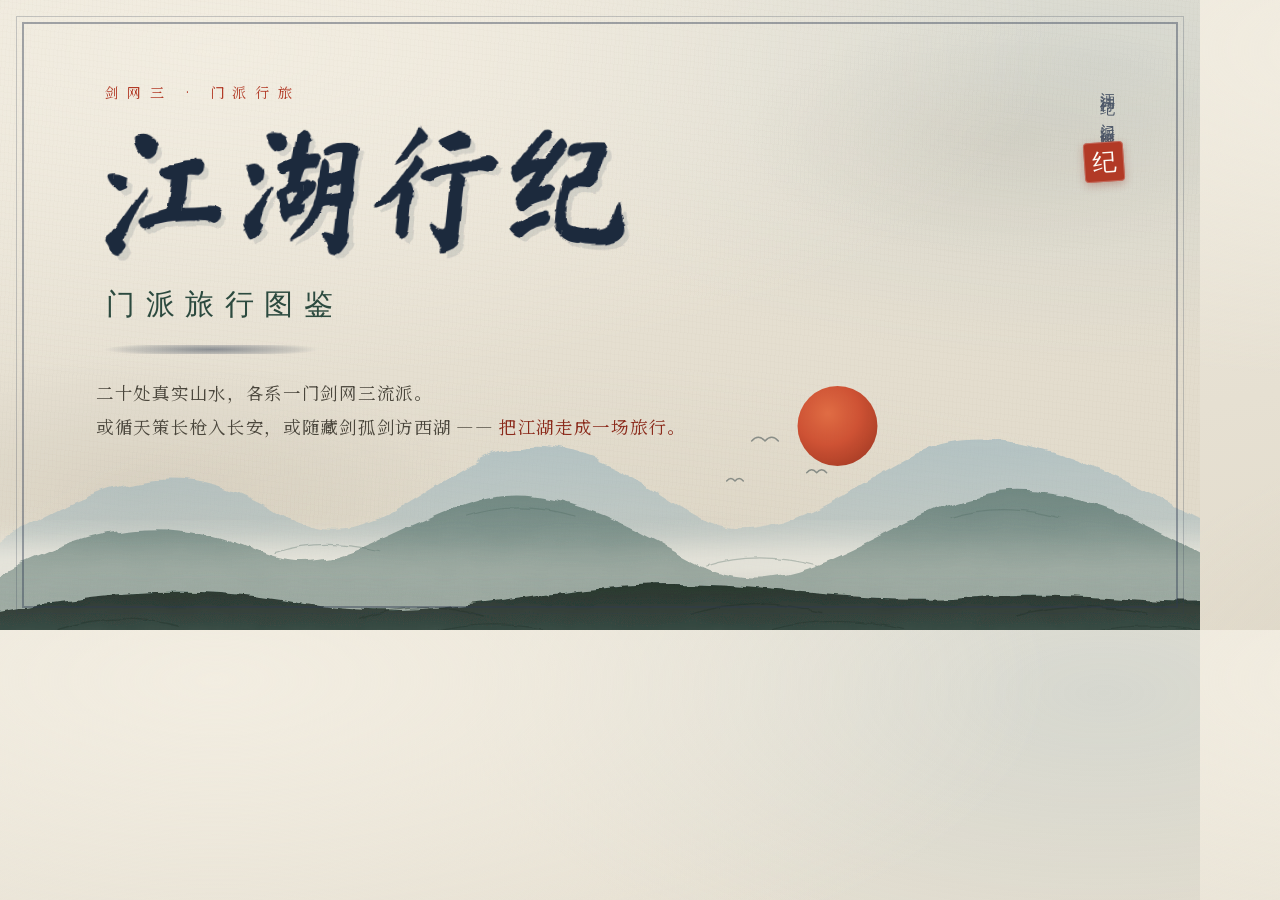
<file: _share/share-card.html>
<!DOCTYPE html>
<!-- 分享卡源文件（1200x630）。改完文案后用无头浏览器重出图：
     msedge --headless=new --window-size=1200,630 --hide-scrollbars --virtual-time-budget=6000 \
       --screenshot=../assets/share-1200x630.jpg "http://127.0.0.1:PORT/_share/share-card.html"
     注意必须走本地 http（file:// 下 @font-face 与 SVG filter 可能不生效）。 -->
<html lang="zh-CN">
<head>
<meta charset="UTF-8">
<style>
@font-face{font-family:"Noto Serif SC";font-weight:400;font-display:block;src:url("../assets/fonts/NotoSerifSC.woff2") format("woff2");}
@font-face{font-family:"Ma Shan Zheng";font-weight:400;font-display:block;src:url("../assets/fonts/MaShanZheng.woff2") format("woff2");}

:root{
  --paper:#e4ded0; --paper-2:#ece7db; --paper-panel:#f3efe5;
  --indigo:#2e3b52; --indigo-deep:#1e2a3d;
  --ink-zhong:#4a463c; --ink-dan:#837c6d; --ink-nong:#26241d;
  --jade:#2c4a3f; --seal:#b23a26; --seal-deep:#8b2a1b;
}
*{margin:0;padding:0;box-sizing:border-box}
html,body{width:1200px;height:630px;overflow:hidden}
body{
  background:
    radial-gradient(120% 90% at 18% 8%, #f2ede1 0%, rgba(242,237,225,0) 58%),
    radial-gradient(90% 80% at 92% 10%, rgba(151,179,189,.22) 0%, rgba(151,179,189,0) 60%),
    radial-gradient(100% 100% at 50% 120%, #d8d1c0 0%, rgba(216,209,192,0) 62%),
    linear-gradient(168deg, #ece7db 0%, #e6e0d2 46%, #dfd8c8 100%);
  font-family:"Noto Serif SC","Songti SC","STSong","SimSun",serif;
  position:relative;
}

/* 纸纤维与做旧水渍 */
.tex{position:absolute;inset:0;pointer-events:none;mix-blend-mode:multiply;opacity:.72}
.tex::before{content:"";position:absolute;inset:0;
  background:
    radial-gradient(38% 30% at 12% 78%, rgba(140,128,104,.16), transparent 70%),
    radial-gradient(30% 26% at 84% 22%, rgba(140,128,104,.12), transparent 72%),
    radial-gradient(24% 20% at 58% 96%, rgba(120,108,86,.14), transparent 74%);}
.tex::after{content:"";position:absolute;inset:0;opacity:.5;
  background-image:
    repeating-linear-gradient(93deg, rgba(120,108,86,.05) 0 1px, transparent 1px 4px),
    repeating-linear-gradient(7deg, rgba(120,108,86,.04) 0 1px, transparent 1px 6px);}

/* 双线版框 */
.frame{position:absolute;inset:22px;border:2.5px solid rgba(46,59,82,.42);pointer-events:none}
.frame::before{content:"";position:absolute;inset:-8px;border:1.2px solid rgba(46,59,82,.24)}

/* 山影 */
.scene{position:absolute;left:0;right:0;bottom:-46px;width:1200px;height:300px;overflow:visible;opacity:.94}

.inner{position:absolute;left:96px;top:82px;width:740px}

.kicker{
  font-size:14px;letter-spacing:.62em;text-indent:.62em;color:var(--seal);
  margin-bottom:22px;
}
.title{line-height:1;font-weight:400;position:relative}
.title span{
  display:inline-block;
  font-family:"STXingkai","华文行楷","Ma Shan Zheng","Kaiti SC","STKaiti","KaiTi",serif;
  font-size:132px;line-height:1.02;letter-spacing:.02em;
  color:var(--indigo-deep);
  transform:skewX(-6.5deg) rotate(-1.1deg) scaleY(1.09);
  transform-origin:50% 78%;
  -webkit-text-stroke:2px var(--indigo-deep);
  paint-order:stroke fill;
  filter:url(#wildInk);
  -webkit-mask-image:
    repeating-linear-gradient(102deg,#000 0 22px,rgba(0,0,0,.6) 22px 23.8px,#000 23.8px 38px),
    repeating-linear-gradient(74deg,#000 0 34px,rgba(0,0,0,.76) 34px 35.6px,#000 35.6px 60px);
  mask-image:
    repeating-linear-gradient(102deg,#000 0 22px,rgba(0,0,0,.6) 22px 23.8px,#000 23.8px 38px),
    repeating-linear-gradient(74deg,#000 0 34px,rgba(0,0,0,.76) 34px 35.6px,#000 35.6px 60px);
  text-shadow:.045em .04em 0 rgba(46,59,82,.13);
}
.sub{
  margin-top:26px;
  font-family:"Kaiti SC","STKaiti","KaiTi",serif;
  font-size:29px;letter-spacing:.36em;text-indent:.36em;color:var(--jade);
}
.rule{width:230px;height:9px;margin-top:20px;
  background:radial-gradient(60% 100% at 50% 50%,rgba(46,59,82,.5),rgba(46,59,82,.14) 62%,transparent 78%);}
.lede{margin-top:22px;font-size:17.5px;line-height:1.95;color:var(--ink-zhong);letter-spacing:.04em}
.lede b{font-weight:400;color:var(--seal-deep)}

/* 右下题跋 */
.colophon{position:absolute;right:76px;top:80px;display:flex;flex-direction:column;align-items:center;gap:16px}
.vtext{writing-mode:vertical-rl;text-orientation:upright;white-space:nowrap;width:24px;line-height:1.15;flex:0 0 auto;
  font-family:"Kaiti SC","STKaiti","KaiTi",serif;font-size:15px;letter-spacing:.2em;
  color:var(--indigo);opacity:.82}
.seal{width:40px;height:40px;display:grid;place-items:center;background:var(--seal);
  font-family:"Kaiti SC","STKaiti","KaiTi",serif;font-size:24px;line-height:1;color:#fdfbf6;
  border-radius:4px;transform:rotate(-4deg);
  box-shadow:inset 0 0 0 1px rgba(255,255,255,.24),0 3px 9px rgba(139,42,27,.3)}
.hide{position:absolute;width:0;height:0;overflow:hidden}
</style>
</head>
<body>

<!-- 复用首页的水墨滤镜 -->
<svg class="hide" aria-hidden="true">
  <defs>
    <filter id="inkRough" x="-15%" y="-15%" width="130%" height="130%">
      <feTurbulence type="fractalNoise" baseFrequency="0.021 0.028" numOctaves="4" seed="13" result="t"/>
      <feDisplacementMap in="SourceGraphic" in2="t" scale="14" xChannelSelector="R" yChannelSelector="G"/>
    </filter>
    <filter id="inkRoughSoft" x="-12%" y="-12%" width="124%" height="124%">
      <feTurbulence type="fractalNoise" baseFrequency="0.045 0.055" numOctaves="3" seed="6" result="t"/>
      <feDisplacementMap in="SourceGraphic" in2="t" scale="5" xChannelSelector="R" yChannelSelector="G"/>
    </filter>
    <filter id="inkMist"><feGaussianBlur stdDeviation="16"/></filter>
    <filter id="wildInk" x="-16%" y="-16%" width="132%" height="132%">
      <feTurbulence type="fractalNoise" baseFrequency="0.026 0.038" numOctaves="4" seed="17" result="t"/>
      <feDisplacementMap in="SourceGraphic" in2="t" scale="6.5" xChannelSelector="R" yChannelSelector="G"/>
    </filter>
  </defs>
</svg>

<div class="tex"></div>

<svg class="scene" viewBox="0 0 1440 400" preserveAspectRatio="xMidYMax slice" aria-hidden="true">
  <defs>
    <radialGradient id="gSun" cx="38%" cy="34%" r="72%">
      <stop offset="0" stop-color="#e0663c"/><stop offset=".55" stop-color="#cd4a2b"/><stop offset="1" stop-color="#a8351d"/>
    </radialGradient>
    <linearGradient id="gFar" x1="0" y1="0" x2="0" y2="1">
      <stop offset="0" stop-color="#97b3bd" stop-opacity=".66"/><stop offset="1" stop-color="#97b3bd" stop-opacity=".10"/>
    </linearGradient>
    <linearGradient id="gMid" x1="0" y1="0" x2="0" y2="1">
      <stop offset="0" stop-color="#4e6c65" stop-opacity=".74"/><stop offset="1" stop-color="#4e6c65" stop-opacity=".15"/>
    </linearGradient>
    <linearGradient id="gNear" x1="0" y1="0" x2="0" y2="1">
      <stop offset="0" stop-color="#14261f" stop-opacity=".94"/><stop offset=".6" stop-color="#14261f" stop-opacity=".72"/><stop offset="1" stop-color="#14261f" stop-opacity=".52"/>
    </linearGradient>
    <linearGradient id="gWater" x1="0" y1="0" x2="0" y2="1">
      <stop offset="0" stop-color="#e6e0d1" stop-opacity=".58"/><stop offset=".35" stop-color="#f3efe5" stop-opacity=".96"/><stop offset="1" stop-color="#f3efe5" stop-opacity="1"/>
    </linearGradient>
    <linearGradient id="gMist" x1="0" y1="0" x2="0" y2="1">
      <stop offset="0" stop-color="#f3efe5" stop-opacity="0"/><stop offset=".48" stop-color="#f3efe5" stop-opacity=".97"/><stop offset="1" stop-color="#f3efe5" stop-opacity="0"/>
    </linearGradient>
  </defs>

  <circle cx="1005" cy="100" r="48" fill="url(#gSun)"/>

  <path fill="url(#gFar)" filter="url(#inkRough)"
    d="M -40 268 C 110 162, 214 132, 330 202 C 424 258, 474 198, 566 146
       C 656 96, 738 142, 828 204 C 906 256, 986 196, 1086 140
       C 1188 84, 1300 138, 1480 230 L 1480 420 L -40 420 Z"/>
  <path fill="url(#gMist)" filter="url(#inkMist)"
    d="M -40 238 C 260 214, 620 262, 900 232 C 1120 208, 1330 240, 1480 224 L 1480 300 L -40 312 Z"/>
  <path fill="url(#gMid)" filter="url(#inkRough)"
    d="M -40 302 C 96 220, 196 200, 306 250 C 388 288, 446 236, 546 198
       C 648 158, 730 208, 830 262 C 930 316, 1012 248, 1122 200
       C 1246 146, 1352 198, 1480 276 L 1480 420 L -40 420 Z"/>
  <path fill="url(#gNear)" filter="url(#inkRough)"
    d="M -40 330 C 118 296, 238 290, 358 312 C 502 338, 622 300, 762 292
       C 902 284, 1022 318, 1162 306 C 1302 294, 1402 318, 1480 306
       L 1480 420 L -40 420 Z"/>
  <g stroke="#14261f" fill="none" stroke-linecap="round" opacity=".42" filter="url(#inkRoughSoft)">
    <path d="M 70 344 C 118 328, 166 328, 214 340" stroke-width="1.7"/>
    <path d="M 150 360 C 204 344, 256 346, 306 358" stroke-width="1.3"/>
    <path d="M 250 378 C 306 364, 358 366, 410 376" stroke-width="1.1"/>
    <path d="M 430 332 C 480 314, 530 314, 580 328" stroke-width="1.7"/>
    <path d="M 510 350 C 566 334, 620 336, 672 348" stroke-width="1.2"/>
    <path d="M 600 372 C 656 358, 710 360, 762 370" stroke-width="1.1"/>
    <path d="M 830 326 C 882 308, 934 310, 986 324" stroke-width="1.7"/>
    <path d="M 920 346 C 976 330, 1030 332, 1084 344" stroke-width="1.2"/>
    <path d="M 1010 368 C 1066 354, 1120 356, 1174 366" stroke-width="1.1"/>
    <path d="M 1220 328 C 1272 312, 1324 314, 1376 326" stroke-width="1.6"/>
    <path d="M 1300 350 C 1352 336, 1402 338, 1450 348" stroke-width="1.1"/>
  </g>
  <g stroke="#3d5a53" fill="none" stroke-linecap="round" opacity=".30" filter="url(#inkRoughSoft)">
    <path d="M 330 252 C 372 238, 414 240, 456 250" stroke-width="1.4"/>
    <path d="M 560 208 C 604 194, 648 196, 690 208" stroke-width="1.4"/>
    <path d="M 848 268 C 892 254, 936 256, 980 268" stroke-width="1.4"/>
    <path d="M 1140 210 C 1184 196, 1228 198, 1272 210" stroke-width="1.3"/>
  </g>
  <path fill="url(#gWater)" filter="url(#inkRoughSoft)"
    d="M -40 368 C 200 356, 420 380, 660 370 C 900 360, 1120 382, 1480 368 L 1480 420 L -40 420 Z"/>
  <g stroke="#6d7f80" fill="none" stroke-linecap="round" opacity=".38">
    <path d="M 600 386 C 680 380, 760 380, 840 386" stroke-width="1.3"/>
    <path d="M 690 400 C 770 394, 850 394, 930 400" stroke-width="1.1"/>
    <path d="M 232 396 C 292 390, 352 390, 412 396" stroke-width="1.1"/>
  </g>
  <g opacity=".78" filter="url(#inkRoughSoft)" transform="translate(788,376)">
    <path d="M 0 14 C 15 23, 41 23, 56 14 C 45 21, 11 21, 0 14 Z" fill="#14261f"/>
    <path d="M 27 -8 L 27 12" stroke="#14261f" stroke-width="1.5"/>
    <path d="M 27 -2 C 38 3, 42 8, 42 13" fill="none" stroke="#14261f" stroke-width="1.1"/>
  </g>
  <g stroke="#37474a" fill="none" stroke-width="1.8" stroke-linecap="round" opacity=".55">
    <path d="M 902 118 q 8 -9 16 0 M 918 118 q 8 -9 16 0"/>
    <path d="M 968 156 q 6 -7 12 0 M 980 156 q 6 -7 12 0"/>
    <path d="M 872 166 q 5 -6 10 0 M 882 166 q 5 -6 10 0"/>
  </g>
</svg>

<div class="frame"></div>

<div class="inner">
  <p class="kicker">剑网三 · 门派行旅</p>
  <h1 class="title"><span>江湖行纪</span></h1>
  <p class="sub">门派旅行图鉴</p>
  <div class="rule"></div>
  <p class="lede">二十处真实山水，各系一门剑网三流派。<br>或循天策长枪入长安，或随藏剑孤剑访西湖 —— <b>把江湖走成一场旅行。</b></p>
</div>

<div class="colophon">
  <span class="vtext">江湖行纪·门派行旅图</span>
  <span class="seal">纪</span>
</div>

</body>
</html>
</file>
<file: assets/style.css>
/* =========================================================================
 * 江湖行纪 · 剑网三门派旅行图鉴  —  样式（藏青水墨本）
 * 参考调性：旧纸米色 + 深藏青双线框 + 青绿/蓝灰山水 + 亮朱砂点染
 *   · 纸：暖白旧宣，带做旧水渍与纤维
 *   · 框：藏青双线（内向粗线 + 外向细线，线间透出纸色）
 *   · 山：蓝灰远山 → 青绿中景 → 墨绿近坡
 *   · 印：朱砂只用于印章、题签、强调，面积取小
 * 双线框统一用 border(粗) + outline(细) + outline-offset 绘制，
 * 不占布局、不随容器滚动跑位。
 * ========================================================================= */

/* 字体：按站点实际用字（1193 字）子集化后自托管，不再请求 fonts.googleapis.com。
   Noto Serif SC 覆盖全部正文；Ma Shan Zheng 只在系统无行楷时兜底（Windows 会用华文行楷，
   不会下载这个文件）。font-display: swap，字体未到位先用系统字体渲染，不阻塞首屏。 */
@font-face {
  font-family: "Noto Serif SC";
  font-style: normal;
  font-weight: 400;
  font-display: swap;
  src: url("fonts/NotoSerifSC.woff2") format("woff2");
}
@font-face {
  font-family: "Ma Shan Zheng";
  font-style: normal;
  font-weight: 400;
  font-display: swap;
  src: url("fonts/MaShanZheng.woff2") format("woff2");
}
/* 标题专用：同族 900 字重，只用在大字上（题名、分节标题），正文不碰 */
@font-face {
  font-family: "Noto Serif SC";
  font-style: normal;
  font-weight: 900;
  font-display: swap;
  src: url("fonts/NotoSerifSC-Heavy.woff2") format("woff2");
}

:root {
  /* ---------- 纸：暖白旧宣 ---------- */
  --paper:        #e4ded0;
  --paper-2:      #ece7db;
  --paper-panel:  #f3efe5;   /* 画心纸 */
  --paper-card:   #f4f0e6;   /* 卡片纸面 */
  --paper-deep:   #d4cebf;
  --paper-bar:    rgba(229, 223, 209, .94);

  /* ---------- 藏青：框架主色 ---------- */
  --indigo:        #2e3b52;
  --indigo-deep:   #1e2a3d;
  --indigo-soft:   rgba(46, 59, 82, .38);
  --indigo-faint:  rgba(46, 59, 82, .17);
  --indigo-wash:   rgba(46, 59, 82, .07);

  /* ---------- 墨分五色 ---------- */
  --ink-jiao:  #16150f;
  --ink-nong:  #26241d;
  --ink-zhong: #4a463c;
  --ink-dan:   #837c6d;
  --ink-qing:  #bdb6a5;

  /* ---------- 青绿 / 蓝灰（山水） ---------- */
  --jade-deep:  #18302a;
  --jade:       #2c4a3f;
  --jade-mid:   #4e6c65;
  --jade-light: #8c9d9b;
  --mist-blue:  #97b3bd;
  --mist-blue-2:#b9c8ce;

  /* ---------- 朱砂 ---------- */
  --seal:        #b23a26;
  --seal-bright: #cd4a2b;
  --seal-deep:   #8b2a1b;
  --seal-soft:   rgba(178, 58, 38, .12);
  --ember:       #c9622c;    /* 暖橘：极少量提亮 */
  --rule:        #d0462f;    /* 信笺朱红格线（版框 / 界行） */
  --rule-soft:   rgba(208, 70, 47, .78);

  /* ---------- 双线框 ---------- */
  --frame-outer: 1.5px;
  --frame-gap:   4px;
  --frame-inner: 2.5px;

  /* ---------- 派生 ---------- */
  --ink: var(--ink-nong);
  --ink-soft: var(--ink-zhong);
  --line: var(--indigo-soft);
  --line-soft: var(--indigo-faint);
  --accent: #6b4a8a;                        /* 由 JS 按门派注入 */
  --shadow:      0 1px 2px rgba(46, 59, 82, .07), 0 10px 24px rgba(46, 59, 82, .12);
  --shadow-lift: 0 3px 7px rgba(46, 59, 82, .10), 0 20px 44px rgba(46, 59, 82, .20);

  /* ---------- 字体 ---------- */
  /* 狂墨：标题专用，行楷打底（本机自带华文行楷，缺失时回退 Google 行草） */
  --font-wild:  "STXingkai", "华文行楷", "Ma Shan Zheng", "Kaiti SC", "STKaiti", "KaiTi", serif;
  /* 毛笔：题名 / 城市 / 门派等展示级文字 */
  --font-brush: "STXingkai", "华文行楷", "Ma Shan Zheng", "Kaiti SC", "STKaiti", "KaiTi", serif;
  --font-serif: "Noto Serif SC", "Songti SC", "STSong", "SimSun", serif;
  /* 宋体重磅：标题专用（900 字重子集），比行楷沉、比正文响 */
  --font-title: "Noto Serif SC", "Songti SC", "STSong", "SimSun", serif;
  /* 楷：界面按钮、标签等需要清晰度的地方 */
  --font-kai:   "Kaiti SC", "STKaiti", "KaiTi", serif;

  /* ---------- 纸面颗粒 ---------- */
  --grain: url("data:image/svg+xml,%3Csvg%20xmlns='http://www.w3.org/2000/svg'%20width='200'%20height='200'%3E%3Cfilter%20id='n'%3E%3CfeTurbulence%20type='fractalNoise'%20baseFrequency='0.82'%20numOctaves='4'%20stitchTiles='stitch'/%3E%3CfeColorMatrix%20type='saturate'%20values='0'/%3E%3C/filter%3E%3Crect%20width='200'%20height='200'%20filter='url(%23n)'%20opacity='0.36'/%3E%3C/svg%3E");
}

* { box-sizing: border-box; }

html { scroll-behavior: smooth; }

/* =========================================================================
 * 纸：暖白旧宣 —— 做旧水渍 + 纤维 + 颗粒 + 极淡青绿墨韵
 * ========================================================================= */
body {
  margin: 0;
  font-family: var(--font-serif);
  color: var(--ink-nong);
  background-color: var(--paper);
  background-image:
    /* 做旧水渍 */
    radial-gradient(1100px 560px at 86% -10%, rgba(151, 179, 189, .16), transparent 62%),
    radial-gradient(820px 620px at 2% 16%, rgba(140, 157, 155, .13), transparent 60%),
    radial-gradient(1240px 880px at 52% 114%, rgba(78, 108, 101, .10), transparent 64%),
    radial-gradient(520px 420px at 18% 62%, rgba(46, 59, 82, .05), transparent 68%),
    radial-gradient(420px 340px at 72% 34%, rgba(140, 128, 100, .07), transparent 68%),
    /* 宣纸纤维 */
    repeating-linear-gradient(93deg, rgba(120, 112, 94, .036) 0 1px, transparent 1px 8px),
    repeating-linear-gradient(7deg, rgba(120, 112, 94, .026) 0 1px, transparent 1px 12px),
    /* 纸面颗粒 */
    var(--grain);
  background-attachment: fixed;
  line-height: 1.72;
  -webkit-font-smoothing: antialiased;
  transition: filter .8s ease;
}
body.w-rain { filter: saturate(.80) brightness(.97) hue-rotate(-4deg); }
body.w-snow { filter: saturate(.66) brightness(1.03); }

/* =========================================================================
 * 夜航：第四种天气 —— 纸转深、墨转淡、月出山影、萤火隐现
 * 做法：整体翻转语义变量（纸 / 藏青 / 墨分五色 / 朱砂），再用少量规则
 *      修补硬编码处。比按组件逐个写暗色样式可靠，也不会漏掉页面下半部分。
 * ========================================================================= */
body.w-night {
  /* 纸 → 夜纸 */
  --paper:        #151a21;
  --paper-2:      #1a2028;
  --paper-panel:  #1e252d;
  --paper-card:   #1c232b;
  --paper-deep:   #10151b;
  --paper-bar:    rgba(21, 26, 33, .94);

  /* 藏青 → 月色淡墨（线框与字都转浅） */
  --indigo:       #93a6bb;
  --indigo-deep:  #e3e9ef;
  --indigo-soft:  rgba(147, 166, 187, .40);
  --indigo-faint: rgba(147, 166, 187, .20);
  --indigo-wash:  rgba(147, 166, 187, .10);

  /* 墨分五色 → 夜里的五层亮 */
  --ink-jiao:  #f4f2ea;
  --ink-nong:  #e5e2d8;
  --ink-zhong: #c1bdb0;
  --ink-dan:   #928d7d;
  --ink-qing:  #6b6759;

  /* 山水 */
  --jade-deep:  #0b1210;
  --jade:       #26433a;
  --jade-mid:   #4a6861;
  --jade-light: #8c9d9b;
  --mist-blue:  #6e8b96;

  /* 朱砂：夜里提亮，才立得住 */
  --seal:        #e2573a;
  --seal-bright: #f4703f;
  --seal-deep:   #a63620;
  --seal-soft:   rgba(226, 87, 58, .16);
  --rule:        #c9543c;
  --rule-soft:   rgba(201, 84, 60, .78);

  --shadow:      0 1px 2px rgba(0, 0, 0, .42), 0 10px 26px rgba(0, 0, 0, .50);
  --shadow-lift: 0 3px 8px rgba(0, 0, 0, .52), 0 22px 46px rgba(0, 0, 0, .62);

  background-color: #0f141a;
  background-image:
    /* 月华 */
    radial-gradient(1100px 620px at 84% -6%, rgba(226, 233, 236, .10), transparent 62%),
    radial-gradient(760px 520px at 6% 12%, rgba(120, 150, 175, .07), transparent 60%),
    radial-gradient(1000px 720px at 52% 112%, rgba(60, 90, 100, .10), transparent 66%),
    /* 一点暖灯气 */
    radial-gradient(460px 360px at 50% 44%, rgba(226, 87, 58, .045), transparent 70%),
    repeating-linear-gradient(93deg, rgba(255, 255, 255, .014) 0 1px, transparent 1px 8px),
    repeating-linear-gradient(7deg, rgba(255, 255, 255, .010) 0 1px, transparent 1px 12px),
    var(--grain);
}

/* 山影换夜色：渐变 stop 只能换引用，不能改色 */
body.w-night .ink-sun  { fill: url(#gSunN); filter: drop-shadow(0 0 26px rgba(238, 244, 246, .50)) drop-shadow(0 0 64px rgba(198, 218, 232, .28)); }
body.w-night .ink-far  { fill: url(#gFarN); }
body.w-night .ink-mid  { fill: url(#gMidN); }
body.w-night .ink-near { fill: url(#gNearN); }
body.w-night .ink-mist { fill: url(#gMistN); }
body.w-night .ink-water { fill: url(#gWaterN); }

body.w-night .hero__paper {
  background:
    radial-gradient(620px 380px at 84% 8%, rgba(226, 233, 236, .09), transparent 66%),
    radial-gradient(700px 420px at 18% 30%, rgba(90, 120, 145, .07), transparent 70%),
    radial-gradient(760px 460px at 50% 98%, rgba(40, 70, 80, .10), transparent 72%);
}
body.w-night .blot {
  background: radial-gradient(circle at 42% 38%, rgba(150, 175, 200, .13), rgba(150, 175, 200, .03) 60%, transparent 74%);
}
body.w-night .atlas {
  background-image:
    radial-gradient(700px 460px at 22% 12%, rgba(147, 166, 187, .10), transparent 68%),
    radial-gradient(560px 400px at 82% 86%, rgba(70, 110, 120, .13), transparent 68%),
    var(--grain);
}
/* 夜间：卡的染色要压住，否则门派色在深底上发荧光 */
body.w-night .pcard { background: color-mix(in srgb, var(--accent) 12%, var(--paper-card)); }
body.w-night .pcard:hover, body.w-night .pcard.is-active {
  background: color-mix(in srgb, var(--accent) 22%, var(--paper-card));
}
/* 疆域与河川在夜里要提亮，否则整块大陆糊成一片黑 */
body.w-night .map-land { fill: rgba(116, 150, 168, .12); }
/* 夜里疆域的边线要反过来提亮，否则深描边糊在深底上等于没有 */
body.w-night .map-land-edge { stroke: rgba(158, 192, 210, .56); }
body.w-night .map-relief { fill: rgba(120, 160, 184, .22); }
body.w-night .map-land-edge {
  fill: none; stroke: rgba(24, 48, 42, .52); stroke-width: 2.4; stroke-linejoin: round;
  filter: url(#inkRough); pointer-events: none;
  animation: fadeIn 1.2s ease .3s both;
}
.map-river { stroke: rgba(140, 176, 196, .46); }
body.w-night .map-area { fill: rgba(186, 206, 220, .40); }
body.w-night .map-sub { fill: var(--ink-dan); }

/* 照片压暗，像月光下的实景 */
body.w-night .card__img { filter: saturate(.60) brightness(.70) contrast(1.06); }
body.w-night .card:hover .card__img { filter: saturate(.74) brightness(.82) contrast(1.06); }
body.w-night .card__media::after {
  background:
    radial-gradient(120% 100% at 50% 120%, rgba(6, 10, 14, .52), transparent 58%),
    linear-gradient(180deg, rgba(10, 16, 22, .30), transparent 34%);
}
body.w-night .card__schoolname { color: rgba(240, 244, 246, .95); }
body.w-night .card__mark--wish { background: rgba(226, 232, 238, .16); box-shadow: inset 0 0 0 1px rgba(246, 241, 229, .82); }

/* 信笺：整页最亮的一处，如灯下展读 */
body.w-night .missive { filter: drop-shadow(0 0 46px rgba(240, 192, 122, .22)) drop-shadow(0 16px 44px rgba(0, 0, 0, .55)); }
body.w-night .missive__paper { filter: brightness(.90) saturate(.92) sepia(.05); }

/* 副题原本是深青绿，夜里必须换月色青，否则等于消失 */
body.w-night .hero__sub { color: #9fb7ac; }
body.w-night .hero__kicker { color: var(--seal-bright); }

/* 「夜」按钮自己就是一轮月 */
body.w-night .wbtn--night.is-on {
  background: #e8eef1; color: #1b2430; border-color: #e8eef1;
  box-shadow: 0 0 0 3px rgba(232, 238, 241, .18), 0 4px 18px rgba(232, 238, 241, .34);
}

#weather-canvas { position: fixed; inset: 0; z-index: 80; pointer-events: none; }
.ink-filters { position: absolute; width: 0; height: 0; overflow: hidden; }

.hero, .letter, .viewswitch, .mapview, .cardsview, .foot { position: relative; z-index: 1; }

/* =========================================================================
 * 泼墨底：远处化开的墨
 * ========================================================================= */
.ink-bed { position: fixed; inset: 0; z-index: 0; pointer-events: none; overflow: hidden; }
.blot {
  position: absolute; display: block;
  border-radius: 52% 48% 44% 56% / 46% 54% 46% 54%;
  background: radial-gradient(circle at 42% 38%, rgba(46, 59, 82, .16), rgba(46, 59, 82, .04) 60%, transparent 74%);
  filter: url(#inkRough) blur(32px);
}
.blot--a { top: -14vh; left: -10vw;  width: 62vw; height: 46vh; opacity: .55; }
.blot--b { top: 4vh;   right: -14vw; width: 56vw; height: 42vh; opacity: .46;
           background: radial-gradient(circle at 50% 50%, rgba(78, 108, 101, .20), rgba(78, 108, 101, .05) 62%, transparent 76%); }
.blot--c { top: 46vh;  left: -16vw;  width: 58vw; height: 44vh; opacity: .40;
           background: radial-gradient(circle at 50% 50%, rgba(151, 179, 189, .22), rgba(151, 179, 189, .05) 62%, transparent 76%); }
.blot--d { bottom: -18vh; right: -8vw; width: 68vw; height: 48vh; opacity: .50; }
.blot--e { top: 26vh;  left: 32vw;   width: 40vw; height: 34vh; opacity: .26; }

/* =========================================================================
 * 页头：旧纸 + 竹林 + 双线框画心 + 葫芦印 + 青绿山水
 * ========================================================================= */
.hero {
  position: relative; overflow: hidden;
  padding: clamp(48px, 7vw, 86px) 24px clamp(182px, 23vw, 306px);
  text-align: center;
}
.hero__paper {
  position: absolute; inset: 0; z-index: 0; pointer-events: none;
  background:
    radial-gradient(620px 380px at 16% 22%, rgba(151, 179, 189, .10), transparent 68%),
    radial-gradient(520px 340px at 84% 16%, rgba(178, 138, 92, .07), transparent 70%),
    radial-gradient(700px 420px at 50% 96%, rgba(78, 108, 101, .08), transparent 70%);
}

/* --- 青绿山水 --- */
.hero__scene {
  display: block; position: absolute; z-index: 1;
  left: 0; right: 0; bottom: 0;
  width: 100%; height: clamp(220px, 27vw, 360px);
}
.ink-sun {
  opacity: .9; transform-origin: 1005px 100px;
  animation: sunFloat 10s ease-in-out infinite;
  transition: opacity .8s ease, filter .8s ease;
}
body.w-rain .ink-sun { opacity: .14; filter: blur(7px) grayscale(.4); }
body.w-snow .ink-sun { opacity: .36; filter: blur(3px) saturate(.55); }
.ink-far  { opacity: 0; animation: inkFade 1.6s ease .15s forwards; }
.ink-mid  { opacity: 0; animation: inkFade 1.6s ease .35s forwards; }
.ink-near { opacity: 0; animation: inkFade 1.6s ease .55s forwards; }
.ink-mist { opacity: 0; animation: inkFade 2.2s ease .75s forwards; }
.ink-texture, .ink-wave, .ink-boat, .ink-birds { opacity: 0; animation: inkFade 1.4s ease 1s forwards; }
.ink-texture { animation-name: inkFadeSoft; }
.ink-boat { animation-name: inkFadeSoft; animation-delay: 1.2s; }
.ink-birds { animation-name: birdGlide; animation-duration: 2.4s; animation-delay: 1s; animation-fill-mode: forwards; }

/* --- 竹林 --- */
.hero__bamboo { position: absolute; z-index: 2; bottom: 0; height: 100%; pointer-events: none; }
.hero__bamboo--l { left: 0; width: clamp(96px, 12vw, 190px); }
.hero__bamboo--r { right: 0; width: clamp(84px, 10vw, 168px); }
.bamboo-stalk, .bamboo-node, .bamboo-leaf { opacity: 0; animation: bambooIn 1.2s ease both; }
.bamboo-stalk { animation-delay: .35s; }
.bamboo-node  { animation-delay: .55s; }
.bamboo-leaf  { animation-delay: .75s; }
.hero__bamboo--r .bamboo-stalk { animation-delay: .45s; }
.hero__bamboo--r .bamboo-node  { animation-delay: .65s; }
.hero__bamboo--r .bamboo-leaf  { animation-delay: .85s; }

/* --- 画心：藏青双线框 --- */
.hero__panel {
  position: relative; z-index: 3;
  max-width: 880px; margin: 0 auto;
  padding: clamp(28px, 4vw, 46px) clamp(22px, 4.5vw, 66px) clamp(24px, 3.4vw, 40px);
  background-color: var(--paper-panel);
  background-image: var(--grain);
  border: var(--frame-inner) solid var(--indigo);
  outline: var(--frame-outer) solid var(--indigo);
  outline-offset: var(--frame-gap);
  border-radius: 1px;
  box-shadow: 0 14px 40px rgba(46, 59, 82, .16), 0 2px 4px rgba(46, 59, 82, .06);
  opacity: 0; animation: panelIn .9s ease .1s both;
}
/* 顶部书签小签 */
.hero__tab {
  position: absolute; top: calc(-1 * (var(--frame-inner) + 10px));
  width: 58px; height: 13px; background: var(--indigo); border-radius: 1px 1px 0 0;
  opacity: 0; animation: fadeIn .6s ease 1.1s both;
}
.hero__tab--l { left: clamp(24px, 5vw, 62px); }
.hero__tab--r { right: clamp(24px, 5vw, 62px); }

.hero__inner { position: relative; }
.hero__kicker {
  letter-spacing: .5em; font-size: 13px; color: var(--seal);
  margin: 0 0 14px; text-indent: .5em;
  opacity: 0; animation: fadeInUp .7s ease .35s both;
}
/* --- 标题：狂墨处理（行楷打底 + 侧掠 + 加锋 + 渗墨 + 飞白 + 墨点） --- */
.hero__titlewrap { position: relative; display: inline-block; }
.hero__title {
  margin: 0; font-weight: 400;
  opacity: 0; animation: fadeInDown .9s ease .2s both;
}
/* --- 题名：宋体 900 打底 ---
 * 大字要的是「压得住」：900 字重的宋体笔画厚、横细竖粗有骨，1440 宽下不会被背景吃掉。
 * 副标题仍是毛笔体（--font-brush），一重一轻形成对比。
 * 想回到行楷狂墨（侧掠 + 渗墨 + 飞白）：<html class="title-ink">，见下一条规则。
 */
.hero__title-ink {
  display: inline-block;
  font-family: var(--font-title);
  font-weight: 900;
  font-size: clamp(46px, 8.6vw, 90px);
  line-height: 1.06;
  letter-spacing: .12em;
  text-indent: .12em;      /* 抵消尾字后的字距，视觉上仍居中 */
  color: var(--indigo-deep);
  transform: rotate(-.8deg);
  transform-origin: 50% 78%;
  text-shadow: .035em .035em 0 rgba(46, 59, 82, .13);
}

/* 备选：行楷狂墨（原版） */
.title-ink .hero__title-ink {
  font-family: var(--font-wild);
  font-weight: 400;
  font-size: clamp(54px, 10.5vw, 104px);
  letter-spacing: -.015em;
  text-indent: 0;
  /* 侧掠：整体前倾，带出攻击性 */
  transform: skewX(-6.5deg) rotate(-1.1deg) scaleY(1.1);
  /* 加锋：描边垫在字面之下，只加粗不改形 */
  -webkit-text-stroke: 1.4px var(--indigo-deep);
  paint-order: stroke fill;
  /* 渗墨：枯笔、飞白的不规则边缘 */
  filter: url(#wildInk);
  /* 飞白：斜向细纹透出纸色（两道不同角度交错，避免规律感） */
  -webkit-mask-image:
    repeating-linear-gradient(102deg, #000 0 15px, rgba(0, 0, 0, .58) 15px 16.3px, #000 16.3px 26px),
    repeating-linear-gradient(74deg, #000 0 23px, rgba(0, 0, 0, .74) 23px 24.4px, #000 24.4px 41px);
  mask-image:
    repeating-linear-gradient(102deg, #000 0 15px, rgba(0, 0, 0, .58) 15px 16.3px, #000 16.3px 26px),
    repeating-linear-gradient(74deg, #000 0 23px, rgba(0, 0, 0, .74) 23px 24.4px, #000 24.4px 41px);
  text-shadow: .045em .04em 0 rgba(46, 59, 82, .12);
}

/* --- 狂墨的动态：逐字落笔 → 墨点溅开 → 常在墨韵 ---
 * 结构：.ink-write〔整串，管 filter/飞白/倾侧〕> .ink-g×4〔单字，管落笔〕
 * 单字只用 clip-path + transform，父级的渗墨与飞白照旧作用在整串上，笔锋不被拆散。
 */
.ink-write { position: relative; }
.ink-g {
  display: inline-block;
  transform-origin: 50% 88%;
}
/* 字粒序号：落笔次序从左到右，每字晚 120ms */
.ink-g:nth-of-type(1) { --i: 0; }
.ink-g:nth-of-type(2) { --i: 1; }
.ink-g:nth-of-type(3) { --i: 2; }
.ink-g:nth-of-type(4) { --i: 3; }

.is-ready .ink-g {
  animation: inkStroke .62s cubic-bezier(.2, .72, .24, 1) calc(380ms + var(--i) * 120ms) both;
}
/* 图册题名是「滚到哪里才写」，不必等首屏节奏，起笔更利落 */
.atlas__title-ink.is-ready .ink-g {
  animation-delay: calc(var(--i) * 110ms);
}
/* 笔锋自上而下压过：一道微斜的湿边从字顶推到字底，收笔时微微回弹。
 * 用 clip-path 而不是 mask —— Chromium 里 -webkit-text-stroke 画在 mask 之外，
 * 用 mask 会留下「只有轮廓没有墨」的空心字；几何裁剪才能连描边一起裁。
 * 斜边 + 父级 wildInk 位移滤镜，硬线会被打散成洇开的墨迹。 */
@keyframes inkStroke {
  0% {
    opacity: 0;
    transform: translateY(-.05em) scale(.975);
    -webkit-clip-path: polygon(-8% -10%, 108% -10%, 106% -16%, -6% -6%);
    clip-path: polygon(-8% -10%, 108% -10%, 106% -16%, -6% -6%);
  }
  28% { opacity: 1; }
  78% { transform: translateY(.006em) scale(1.003); }
  100% {
    opacity: 1;
    transform: none;
    -webkit-clip-path: polygon(-8% -10%, 108% -10%, 106% 112%, -6% 106%);
    clip-path: polygon(-8% -10%, 108% -10%, 106% 112%, -6% 106%);
  }
}

/* 墨未干：一道极淡的湿润反光，自左向右缓慢掠过笔画 */
.ink-write::after {
  content: attr(data-text);
  position: absolute; inset: 0;
  color: transparent;
  /* 描边是继承属性：不清掉的话，这层复制文字会带着 1.4px 轮廓一直显形，变成空心字 */
  -webkit-text-stroke-width: 0;
  -webkit-text-stroke-color: transparent;
  text-shadow: none;
  background-image: linear-gradient(103deg,
    rgba(255, 255, 255, 0) 47%,
    rgba(220, 240, 248, .34) 50%,
    rgba(255, 255, 255, 0) 53%);
  background-size: 250% 100%;
  background-repeat: no-repeat;
  background-position: 140% 0;
  -webkit-background-clip: text; background-clip: text;
  pointer-events: none;
  mix-blend-mode: screen;
  animation: inkSheen 13s cubic-bezier(.42, 0, .58, 1) 2.5s infinite;
}
@keyframes inkSheen {
  0%, 70% { background-position: 140% 0; }
  100% { background-position: -40% 0; }
}

/* 整串常在：极缓的墨韵呼吸（只动 transform，走合成，不重绘笔锋） */
.hero__title-ink.is-ready { animation: inkBreath 7.5s ease-in-out 1.6s infinite; }
@keyframes inkBreath {
  0%, 100% { transform: skewX(-6.5deg) rotate(-1.1deg) scaleY(1.1); }
  50% { transform: skewX(-6.85deg) rotate(-1.3deg) scaleY(1.104); }
}

/* 首页标题滚出视口后休眠，别让反光白烧电 */
body.hero-far .hero__title-ink,
body.hero-far .hero__title-ink::after { animation-play-state: paused; }

/* 飞白墨点 */
.hero__splatter { position: absolute; inset: -8% -5%; pointer-events: none; }
.hero__splatter i {
  position: absolute; display: block; background: var(--indigo-deep);
  border-radius: 52% 48% 56% 44% / 50% 54% 46% 50%;
  filter: url(#inkRoughSoft);
  box-shadow: 0 0 0 .5px rgba(30, 42, 61, .35);
  animation: splat .66s cubic-bezier(.18, .9, .3, 1.15) var(--d, 1.05s) both;
}
/* 末字收笔时溅开，比字落稍晚，像笔尾甩出的墨 */
@keyframes splat {
  0%   { opacity: 0; transform: scale(.15) translateY(-8px); }
  55%  { opacity: 1; }
  100% { transform: none; }
}
.hero__splatter i:nth-child(1) { width: 13px; height: 8px;  left: 1%;   bottom: 6%;  opacity: .42; --d: 1.02s; }
.hero__splatter i:nth-child(2) { width: 6px;  height: 4px;  left: 8%;   bottom: -4%; opacity: .30; --d: 1.16s; }
.hero__splatter i:nth-child(3) { width: 4px;  height: 3px;  left: 30%;  bottom: -9%; opacity: .22; --d: 1.28s; }
.hero__splatter i:nth-child(4) { width: 16px; height: 7px;  right: 2%;  bottom: 12%; opacity: .36; --d: 1.09s; }
.hero__splatter i:nth-child(5) { width: 5px;  height: 5px;  right: 13%; bottom: -6%; opacity: .26; --d: 1.22s; }
.hero__splatter i:nth-child(6) { width: 7px;  height: 4px;  right: 6%;  top: 4%;     opacity: .22; --d: 1.34s; }

/* 副题：同族行楷，收敛处理，与标题形成动静对比 */
.hero__sub {
  margin: 18px 0 0;
  font-family: var(--font-brush);
  font-size: clamp(16px, 2.3vw, 25px);
  font-weight: 400; letter-spacing: .34em; text-indent: .34em;
  color: var(--jade);
  opacity: 0; animation: fadeInUp .7s ease .45s both;
}
.hero__rule {
  width: clamp(120px, 20vw, 220px); height: 10px; margin: 22px auto 0;
  background: radial-gradient(60% 100% at 50% 50%, rgba(46, 59, 82, .58), rgba(46, 59, 82, .16) 62%, transparent 78%);
  filter: url(#inkRoughSoft);
  border-radius: 50%;
  opacity: 0; animation: fadeInUp .7s ease .55s both;
}
.hero__lede {
  margin: 24px auto 0; max-width: 620px; color: var(--ink-zhong); font-size: 16px;
  opacity: 0; animation: fadeInUp .7s ease .62s both;
}
.hero__stats {
  list-style: none; display: flex; gap: clamp(18px, 5vw, 52px);
  justify-content: center; padding: 22px 0 0; margin: 26px 0 0;
  border-top: 1px solid var(--indigo-faint);
}
.hero__stats li { display: flex; flex-direction: column; align-items: center; opacity: 0; animation: fadeInUp .6s ease both; }
.hero__stats li:nth-child(1) { animation-delay: .76s; }
.hero__stats li:nth-child(2) { animation-delay: .89s; }
.hero__stats li:nth-child(3) { animation-delay: 1.02s; }
.hero__stats b {
  font-family: var(--font-kai); font-weight: 400;
  font-size: 34px; color: var(--indigo-deep); line-height: 1.1;
}
.hero__stats span { font-size: 12.5px; color: var(--ink-dan); letter-spacing: .22em; }

/* --- 葫芦印挂饰 --- */
.hero__gourd {
  position: absolute; z-index: 3;
  left: clamp(10px, 4vw, 64px); top: 42%;
  width: clamp(62px, 6.4vw, 92px); height: auto;
  filter: drop-shadow(0 6px 12px rgba(46, 59, 82, .24));
  opacity: 0; animation: gourdSway 9s ease-in-out 1.4s infinite, fadeIn 1s ease 1.2s both;
  transform-origin: 50% 0;
}
.gourd-cord { stroke: #4a463c; stroke-width: 2.2; }
.gourd-cork { fill: #6d6149; stroke: var(--indigo); stroke-width: 1.8; }
.gourd-body { fill: #8b7c60; stroke: var(--indigo); stroke-width: 2; stroke-linejoin: round; }
.gourd-seal { fill: var(--seal); }
.gourd-seal-text { font-family: var(--font-kai); font-size: 20px; fill: #f4efe2; }

/* --- 画角题款 + 闲章 --- */
.hero__colophon {
  position: absolute; z-index: 3;
  right: clamp(18px, 4.5vw, 76px); bottom: clamp(14px, 3vw, 34px);
  display: flex; flex-direction: column; align-items: center; gap: 10px;
  opacity: 0; animation: fadeIn .9s ease 1.6s both;
}
.hero__colophon-text {
  writing-mode: vertical-rl; text-orientation: upright;
  font-family: var(--font-kai); font-size: 13px; letter-spacing: .34em;
  color: var(--indigo); text-shadow: 0 1px 0 rgba(255, 255, 255, .55);
}
.hero__seal, .card__school, .m-head__school, .m-seal, .m-portrait.is-none::before {
  background: var(--seal);
}
.hero__seal {
  width: 26px; height: 26px; display: grid; place-items: center;
  font-family: var(--font-kai); font-size: 16px; line-height: 1; color: #fdfbf6;
  border-radius: 3px; transform: rotate(-4deg);
  box-shadow: inset 0 0 0 1px rgba(255, 255, 255, .22), 0 2px 6px rgba(139, 42, 27, .34);
}

/* =========================================================================
 * 江湖来信：信封 → 拆封 → 古籍信笺（做旧 · 烧毁）
 * 版式取自古籍刻本：厚黑版框 + 界行 + 竖排正文 + 双行夹注 + 朱砂印
 * ========================================================================= */
.letter {
  position: relative; z-index: 1;
  max-width: 1240px; margin: 0 auto;
  padding: clamp(38px, 5.5vw, 72px) 24px clamp(20px, 3vw, 40px);
  text-align: center;
}
.letter__head { margin-bottom: clamp(22px, 3.4vw, 40px); }
.letter__title {
  font-family: var(--font-brush); font-weight: 400;
  font-size: clamp(26px, 3.4vw, 40px); letter-spacing: .2em; text-indent: .2em;
  margin: 0; color: var(--indigo-deep);
}
.letter__hint { margin: 10px 0 0; color: var(--ink-dan); font-size: 14px; letter-spacing: .1em; }

/* 舞台：信封与信笺同格叠放 */
.letter__stage {
  position: relative; display: grid; place-items: center;
  min-height: min(78vh, 680px);
  perspective: 1500px;
}
.envelope, .missive { grid-area: 1 / 1; }

/* ---------- 信封：竖长封套 ---------- */
.envelope {
  position: relative; display: block;
  width: min(320px, 70vw); aspect-ratio: .70;
  padding: 0; border: 0; cursor: pointer; background: transparent;
  transform-style: preserve-3d; z-index: 3;
  filter: drop-shadow(0 16px 30px rgba(70, 52, 24, .32));
  transition: transform .75s cubic-bezier(.2,.72,.2,1), opacity .5s ease, visibility 0s linear 0s;
}
/* 封套纸：细密竖纹 + 做旧 */
.envelope__body {
  position: absolute; inset: 0; display: block;
  background-color: #e6d9b9;
  background-image:
    repeating-linear-gradient(90deg, rgba(150, 124, 76, .075) 0 1px, transparent 1px 3px),
    repeating-linear-gradient(88deg, rgba(150, 124, 76, .05) 0 1px, transparent 1px 9px),
    radial-gradient(circle at 28% 70%, rgba(152, 118, 62, .13) 0 12px, transparent 32px),
    radial-gradient(circle at 74% 20%, rgba(152, 118, 62, .10) 0 10px, transparent 28px),
    radial-gradient(circle at 46% 42%, rgba(120, 92, 48, .06) 0 26px, transparent 66px),
    linear-gradient(168deg, #f1e7cd 0%, #e5d7b4 54%, #d5c39b 100%),
    var(--grain);
}
/* 封口内的信纸：开盖后露出 */
.envelope__inside {
  position: absolute; left: 7%; right: 7%; top: 0; height: 13%; z-index: 4; display: block;
  background: linear-gradient(180deg, #faf6ea, #efe7d2);
  opacity: 0; transition: opacity .32s ease .18s;
}
.letter.is-open .envelope__inside { opacity: 1; }
/* 朱红长方框 */
.envelope__frame {
  position: absolute; left: 38.5%; top: 22%; width: 27%; height: 58%; z-index: 1; display: block;
  border: clamp(3px, 1.3vw, 5px) solid var(--rule);
}
/* 墨竹：压在朱红框之上 */
.envelope__bamboo {
  position: absolute; left: 14%; top: 30%; width: 74%; height: 55%; z-index: 2; display: block;
}
/* 竖排题字 */
.envelope__inscribe {
  position: absolute; right: 13%; top: 11%; z-index: 3;
  writing-mode: vertical-rl;
  display: flex; flex-direction: column; align-items: flex-start;
  height: 34%;
  font-family: var(--font-brush); font-size: clamp(15px, 5.2vw, 20px);
  letter-spacing: .12em; color: #201e19;
}
.envelope__inscribe i { display: block; font-style: normal; margin-left: .34em; }
/* 落款 + 朱砂小印 */
.envelope__sign {
  position: absolute; right: 13%; top: 47.5%; z-index: 3;
  writing-mode: vertical-rl;
  font-family: var(--font-brush); font-size: clamp(11px, 3.6vw, 14px);
  letter-spacing: .1em; color: #201e19;
}
.envelope__sign b {
  display: inline-block; font-weight: 400; font-size: .86em;
  color: #fdf5ec; background: var(--seal);
  padding: 5px 3.5px; margin-top: .5em; border-radius: 2px;
  box-shadow: inset 0 0 0 1px rgba(255, 245, 236, .3);
}
/* 顶部圆头封盖 */
.envelope__flap {
  position: absolute; left: 0; right: 0; top: 0; height: 7.6%; z-index: 5; display: block;
  border-radius: 27% 27% 0 0 / 74% 74% 0 0;
  background-color: #ece1c5;
  background-image: linear-gradient(178deg, #f5ecd6, #e6d9b7 68%, #d9caa6);
  box-shadow: 0 2px 6px rgba(110, 86, 46, .32);
  transform-origin: 50% 100%;
  transition: transform .66s cubic-bezier(.36,.05,.22,1);
}
.letter.is-open .envelope__flap { transform: rotateX(-168deg); }
.envelope:hover { transform: translateY(-5px); }
.envelope:focus-visible { outline: 2px solid var(--seal); outline-offset: 6px; }

/* 拆封后信封退场（淡出完成后彻底隐藏，避免键盘还能 Tab 到） */
.letter.is-open .envelope {
  transform: translateY(52%) scale(.82); opacity: 0; pointer-events: none; visibility: hidden;
  transition: transform .7s cubic-bezier(.2,.72,.2,1) .82s, opacity .5s ease .9s, visibility 0s linear 1.45s;
}

/* ---------- 信笺 ---------- */
.missive {
  position: relative; z-index: 1; --col: 36px;
  width: min(412px, 84vw); aspect-ratio: .7;
  opacity: 0; pointer-events: none;
  transform: translateY(26%) scale(.6) rotate(-1.5deg);
  transition: transform .85s cubic-bezier(.18,.76,.2,1) .3s, opacity .5s ease .32s;
  filter: drop-shadow(0 18px 34px rgba(44, 28, 12, .36));
}
.letter.is-open .missive {
  opacity: 1; transform: none; pointer-events: auto; z-index: 4;
}
/* 纸：做旧（霉斑 + 水渍 + 纤维，无烧毁） */
.missive__paper {
  position: absolute; inset: 0; display: block;
  background-color: #efe6cf;
  background-image:
    /* 泛黄斑 / 水渍 */
    radial-gradient(circle at 22% 26%, rgba(152, 118, 62, .13) 0 9px, transparent 24px),
    radial-gradient(circle at 66% 15%, rgba(152, 118, 62, .10) 0 13px, transparent 30px),
    radial-gradient(circle at 78% 58%, rgba(152, 118, 62, .09) 0 11px, transparent 26px),
    radial-gradient(circle at 38% 74%, rgba(152, 118, 62, .08) 0 15px, transparent 32px),
    radial-gradient(circle at 14% 62%, rgba(152, 118, 62, .07) 0 18px, transparent 38px),
    radial-gradient(circle at 88% 34%, rgba(152, 118, 62, .06) 0 12px, transparent 30px),
    radial-gradient(circle at 52% 40%, rgba(120, 92, 48, .05) 0 30px, transparent 70px),
    /* 四边轻微泛黄（旧纸边缘更重） */
    linear-gradient(90deg, rgba(150, 118, 66, .10), transparent 14% 86%, rgba(150, 118, 66, .10)),
    linear-gradient(180deg, rgba(150, 118, 66, .09), transparent 12% 88%, rgba(150, 118, 66, .11)),
    /* 纤维 */
    repeating-linear-gradient(92deg, rgba(122, 98, 58, .04) 0 1px, transparent 1px 7px),
    repeating-linear-gradient(4deg, rgba(122, 98, 58, .03) 0 1px, transparent 1px 11px),
    /* 纸基 */
    linear-gradient(158deg, #faf5ea 0%, #f4eddb 40%, #ebe1c9 72%, #dfd0b2 100%);
}
/* 版框：朱红双边（外细内粗）—— 取自红格信笺 */
.missive__frame {
  position: absolute; inset: clamp(11px, 3.4%, 19px); display: block; pointer-events: none;
  border: 1.5px solid var(--rule);
}
.missive__frame::after {
  content: ""; position: absolute; inset: clamp(7px, 2.4%, 13px);
  border: clamp(2px, .8vw, 3.5px) solid var(--rule);
}
/* 正文：竖排 + 朱红界行，铺满版框内区 */
.missive__text {
  position: absolute; inset: clamp(11px, 3.4%, 19px);
  writing-mode: vertical-rl;
  display: flex; flex-direction: column;
  padding: clamp(18px, 4.2vw, 28px);
  font-family: var(--font-kai); font-size: 17px; line-height: var(--col);
  letter-spacing: .1em; color: #221f18;
  text-align: justify; text-justify: inter-character;
  background-image: repeating-linear-gradient(to left,
    var(--rule-soft) 0 1px, transparent 1px var(--col));
  background-origin: content-box; background-clip: content-box;
}
.missive__body { margin: 0; }
.missive__note { font-size: .68em; line-height: .62em; letter-spacing: .04em; color: #4a4234; }
.missive__sign {
  margin: 0 0 0 1.1em; font-family: var(--font-brush); font-size: 19px;
  color: #1c1a14; letter-spacing: .16em;
}
/* 朱砂印：跟在落款之后，在竖排流里自然落到该列下方 */
.missive__seal {
  display: inline-block; writing-mode: horizontal-tb; text-align: center;
  margin-top: .6em; padding: 4px 3px;
  background: var(--seal); border-radius: 2px;
  box-shadow: inset 0 0 0 1.2px rgba(255, 250, 240, .34);
  transform: rotate(-3deg);
  font-family: var(--font-kai); font-size: 12px; line-height: 1.08;
  letter-spacing: .02em; color: #fbeee2;
}
.missive__seal i { display: block; font-style: normal; }

/* 拆阅按钮 */
.letter__btn {
  margin: clamp(18px, 3vw, 34px) auto 0;
  font-family: var(--font-kai); font-size: 17px; letter-spacing: .3em; text-indent: .3em;
  padding: 9px 30px 11px; border-radius: 2px; cursor: pointer;
  border: 1.5px solid var(--indigo); background: var(--paper-panel); color: var(--indigo);
  transition: .2s ease;
}
.letter__btn:hover { background: var(--indigo); color: var(--paper-panel); }

@media (max-width: 640px) {
  .letter__stage { min-height: 500px; }
  .missive { width: min(430px, 90vw); --col: 28px; }
  .missive__text { font-size: 14px; padding: 14px; }
  .missive__sign { font-size: 16px; }
  .missive__note { font-size: .66em; }
  .missive__seal { font-size: 11px; padding: 3px 2px; }
}

/* =========================================================================
 * 视图切换 + 天气
 * ========================================================================= */
.viewswitch {
  display: flex; flex-wrap: wrap; justify-content: space-between; align-items: center;
  gap: 10px; row-gap: 12px;
  padding: 26px 24px 4px; max-width: 1240px; margin: 0 auto;
}
.viewswitch__group { display: flex; gap: 10px; }
.vbtn {
  font-family: var(--font-kai); font-size: 17px; letter-spacing: .14em;
  padding: 7px 26px 9px; border-radius: 2px; cursor: pointer;
  border: 1px solid var(--indigo); background: transparent; color: var(--indigo);
  transition: .2s ease;
}
.vbtn:hover { background: var(--indigo-wash); color: var(--indigo-deep); }
.vbtn.is-on {
  background: var(--indigo); color: var(--paper-panel); border-color: var(--indigo);
  box-shadow: 0 4px 14px rgba(46, 59, 82, .3);
}

.viewswitch__side { display: flex; align-items: center; gap: 12px; }
.weather { display: flex; gap: 9px; }

/* 声音开关：与天气按钮同形，但用双环区分——它是"声音"不是"天气" */
.wbtn--sound {
  position: relative; font-size: 15px;
  border-style: double; border-width: 3px;
}
.wbtn--sound::after {
  content: ""; position: absolute; inset: 3px; border-radius: 50%;
  border: 1px solid currentColor; opacity: .35; pointer-events: none;
}
.wbtn--sound:hover { transform: translateY(-2px); }
/* 已静音：褪色 + 虚线，一眼看出关着 */
.wbtn--sound.is-off {
  color: var(--ink-dan); border-color: var(--ink-dan); border-style: dashed;
  background: transparent; opacity: .78;
}
.wbtn--sound.is-off::after { opacity: 0; }
/* 还没解锁（首次交互前）：轻轻呼吸一下，提示这里能出声 */
.wbtn--sound.is-await { animation: sndAwait 2.6s ease-in-out infinite; }
@keyframes sndAwait {
  0%, 100% { box-shadow: 0 0 0 0 rgba(178, 58, 38, 0); }
  50% { box-shadow: 0 0 0 5px rgba(178, 58, 38, .10); }
}

.wbtn {
  width: 40px; height: 40px; border-radius: 50%;
  font-family: var(--font-kai); font-size: 17px; line-height: 1;
  color: var(--indigo); cursor: pointer;
  border: 1.5px solid var(--indigo); background: var(--paper-panel);
  transition: .2s ease;
}
.wbtn:hover { background: var(--indigo-wash); transform: translateY(-2px); }
.wbtn.is-on {
  background: var(--seal); color: #f7f3ea; border-color: var(--seal);
  box-shadow: 0 4px 14px rgba(178, 58, 38, .34);
  animation: sealStamp .35s ease;
}

/* =========================================================================
 * 江湖舆图 · 图版
 * 取旅行图册的版式：中央手绘疆域，四方环列山门，下压图注与落款
 * ========================================================================= */
.mapview { max-width: 1240px; margin: 0 auto; padding: 14px 24px 40px; }

.atlas {
  position: relative;
  display: grid;
  grid-template-columns: 212px minmax(0, 1fr) 212px;
  grid-template-areas:
    "head head head"
    "top  top  top"
    "left map  right"
    "bot  bot  bot"
    "foot foot foot";
  gap: 18px;
  padding: clamp(18px, 2.4vw, 30px);
  background-color: var(--paper-panel);
  background-image:
    radial-gradient(700px 460px at 22% 12%, rgba(151, 179, 189, .13), transparent 68%),
    radial-gradient(560px 400px at 82% 86%, rgba(78, 108, 101, .11), transparent 68%),
    var(--grain);
  border: var(--frame-inner) solid var(--indigo);
  outline: var(--frame-outer) solid var(--indigo);
  outline-offset: var(--frame-gap);
  box-shadow: var(--shadow);
}
/* 内细框：图册的双线边 */
.atlas::before {
  content: ""; position: absolute; inset: 9px; pointer-events: none;
  border: 1px solid var(--indigo-faint);
}
.atlas > * { position: relative; z-index: 1; }

/* ---------- 题名 ---------- */
.atlas__head {
  grid-area: head;
  display: flex; align-items: flex-end; justify-content: space-between; gap: 22px;
  padding-bottom: 12px; border-bottom: 1px solid var(--indigo-faint);
}
.atlas__title { margin: 0; font-weight: 400; }
.atlas__title-ink {
  display: inline-block;
  font-family: var(--font-title);
  font-weight: 900;
  font-size: clamp(32px, 3.8vw, 48px); line-height: 1.06; letter-spacing: .14em;
  text-indent: .14em;
  color: var(--indigo-deep);
  transform: rotate(-.6deg);
  transform-origin: 50% 78%;
  text-shadow: .03em .03em 0 rgba(46, 59, 82, .12);
}
/* 与首屏题名同一开关：<html class="title-ink"> 时回到行楷狂墨 */
.title-ink .atlas__title-ink {
  font-family: var(--font-wild);
  font-weight: 400;
  font-size: clamp(34px, 4.2vw, 54px);
  letter-spacing: .03em;
  text-indent: 0;
  transform: skewX(-6.5deg) rotate(-1.2deg) scaleY(1.06);
  -webkit-text-stroke: .9px var(--indigo-deep);
  paint-order: stroke fill;
  filter: url(#wildInk);
  text-shadow: none;
}
.atlas__sub {
  margin: 10px 0 0; font-family: var(--font-kai);
  font-size: clamp(14px, 1.5vw, 17px); letter-spacing: .34em; color: var(--jade);
}
.atlas__rom {
  margin: 6px 0 0; font-family: var(--font-serif);
  font-size: 9.5px; letter-spacing: .46em; color: var(--ink-qing);
}
.atlas__lede {
  margin: 0 0 8px; max-width: 320px; text-align: right;
  font-family: var(--font-kai); font-size: 13px; line-height: 1.95;
  letter-spacing: .06em; color: var(--ink-dan);
}
.atlas__marks { display: flex; align-items: center; gap: 16px; padding-bottom: 4px; flex: none; }
.atlas__stamp {
  writing-mode: vertical-rl; text-orientation: upright;
  font-family: var(--font-kai); font-size: 12.5px; letter-spacing: .22em;
  color: #fbeee2; background: var(--seal);
  padding: 9px 5px; border-radius: 2px;
  box-shadow: inset 0 0 0 1px rgba(255, 250, 240, .34), 0 2px 8px rgba(139, 42, 27, .26);
  transform: rotate(-2deg);
}
.atlas__compass { position: relative; width: 54px; height: 54px; color: var(--indigo); flex: none; }
.atlas__compass svg { width: 100%; height: 100%; display: block; }
.cmp-ring { fill: none; stroke: currentColor; stroke-width: 1.1; opacity: .42; }
.cmp-ring--thin { stroke-width: .7; opacity: .26; }
.cmp-needle { fill: var(--indigo-faint); }
.cmp-north { fill: var(--seal); }
.atlas__compass b {
  position: absolute; left: 50%; top: -13px; transform: translateX(-50%);
  font-family: var(--font-kai); font-weight: 400; font-size: 10.5px; color: var(--ink-dan);
}

/* ---------- 环绕卡容器 ---------- */
.atlas__band { grid-column: 1 / -1; display: grid; gap: 12px; }
#atlas-top { grid-area: top; grid-template-columns: repeat(4, minmax(0, 1fr)); }
#atlas-bot { grid-area: bot; grid-template-columns: repeat(4, minmax(0, 1fr)); }
.atlas__col { display: grid; gap: 10px; align-content: start; }
#atlas-left { grid-area: left; }
#atlas-right { grid-area: right; }

/* ---------- 门派卡 ---------- */
.pcard {
  position: relative; display: grid;
  grid-template-columns: 44px minmax(0, 1fr); align-items: center; gap: 10px;
  padding: 8px 11px 8px 8px; text-align: left; cursor: pointer;
  border: 1px solid var(--indigo-faint); border-radius: 2px;
  background: color-mix(in srgb, var(--accent) 6%, var(--paper-card));
  font-family: var(--font-serif); color: var(--ink-nong);
  opacity: 0; transform: translateY(10px);
  animation: cardRise .5s cubic-bezier(.2, .7, .3, 1) forwards;
  transition: border-color .2s ease, box-shadow .2s ease, background .2s ease, transform .2s ease;
}
.pcard__ava {
  width: 44px; height: 52px; border-radius: 2px; overflow: hidden;
  display: grid; place-items: center; flex: none;
  background: color-mix(in srgb, var(--accent) 16%, var(--paper-panel));
  border: 1px solid color-mix(in srgb, var(--accent) 26%, transparent);
}
.pcard__ava img { width: 100%; height: 100%; object-fit: cover; object-position: top center; display: block; }
.pcard__ava i {
  font-style: normal; font-family: var(--font-kai); font-size: 17px;
  color: color-mix(in srgb, var(--accent) 72%, #000);
}
.pcard__body { display: grid; gap: 2px; min-width: 0; }
/* 上下两排横向更宽，字号与缩略都放大一档，免得显得空 */
#atlas-top .pcard, #atlas-bot .pcard {
  grid-template-columns: minmax(0, 1fr) 54px; padding: 9px 9px 9px 15px;
}
#atlas-top .pcard__ava, #atlas-bot .pcard__ava { width: 54px; height: 62px; order: 2; }
#atlas-top .pcard__body, #atlas-bot .pcard__body { order: 1; }
#atlas-top .pcard__name, #atlas-bot .pcard__name { font-size: 21px; }
#atlas-top .pcard__place, #atlas-top .pcard__tag,
#atlas-bot .pcard__place, #atlas-bot .pcard__tag { font-size: 11.5px; }

.pcard__name {
  font-family: var(--font-brush); font-size: 20px; line-height: 1.12; white-space: nowrap;
  color: var(--indigo-deep); letter-spacing: .04em;
}
.pcard__place, .pcard__tag {
  font-size: 11px; line-height: 1.36;
  overflow: hidden; text-overflow: ellipsis; white-space: nowrap;
}
.pcard__place { color: var(--ink-zhong); }
.pcard__tag { color: var(--ink-dan); }
.pcard__place em { font-style: normal; color: var(--ink-qing); }
.pcard__place em::before { content: " · "; }
.pcard__tag { letter-spacing: .02em; }
.pcard:hover, .pcard:focus-visible, .pcard.is-active {
  border-color: color-mix(in srgb, var(--accent) 58%, var(--indigo));
  background: color-mix(in srgb, var(--accent) 14%, var(--paper-card));
  box-shadow: 0 9px 22px -12px color-mix(in srgb, var(--accent) 78%, transparent);
  transform: translateY(-2px);
  outline: none;
}
.pcard:focus-visible { outline: 2px solid var(--indigo-soft); outline-offset: 2px; }
.pcard:hover .pcard__name, .pcard.is-active .pcard__name { color: var(--seal); }

/* ---------- 舆图 ---------- */
.atlas__map { grid-area: map; position: relative; min-width: 0; display: block; }
#map-svg { width: 100%; height: auto; display: block; position: relative; z-index: 1; }

@keyframes cardRise {
  from { opacity: 0; transform: translateY(10px); }
  to   { opacity: 1; transform: translateY(0); }
}
#map-svg { display: block; width: 100%; height: 100%; position: relative; z-index: 1; }

/* 疆域：青绿淡墨化开的大陆 */
/* 地形：晕开的墨块，深者近山、浅者近泽 */
.map-reliefs { pointer-events: none; }
.map-relief {
  fill: rgba(58, 96, 84, .30);
  filter: url(#inkRough);
  animation: fadeIn 1.8s ease .6s both;
}
.map-land {
  fill: rgba(96, 126, 116, .16);
  stroke: none;
  filter: url(#inkRough);
  opacity: 0; animation: fadeIn 1.2s ease .3s forwards;
}
.map-land-edge {
  fill: none; stroke: rgba(24, 48, 42, .52); stroke-width: 2.4; stroke-linejoin: round;
  filter: url(#inkRough); pointer-events: none;
  animation: fadeIn 1.2s ease .3s both;
}
.map-river {
  fill: none; stroke: rgba(120, 151, 166, .55); stroke-width: 2.2;
  stroke-linecap: round; stroke-dasharray: 12 7;
}
.map-area {
  font-family: var(--font-kai); font-size: 20px; fill: rgba(46, 59, 82, .46);
  letter-spacing: .32em; opacity: 0; animation: fadeIn 1.2s ease forwards;
}

.map-routes { pointer-events: none; }
.map-route {
  fill: none; stroke: rgba(178, 58, 38, .32); stroke-width: 1.5;
  stroke-linecap: round; stroke-dasharray: 7 5;
  transition: stroke .2s ease, stroke-width .2s ease;
}
.map-route.is-active { stroke: rgba(178, 58, 38, .95); stroke-width: 2.4; }

.map-node { cursor: pointer; outline: none; opacity: 0; transform-origin: center; }
.map-node.is-loaded { animation: nodePop .6s ease forwards; }
.map-halo { opacity: .20; transition: opacity .2s ease, r .2s ease; transform-origin: center;
  animation: haloPulse 2.8s ease-in-out infinite; }
.map-dot { stroke: rgba(244, 240, 230, .94); stroke-width: 2.2; transition: r .2s ease; }
.map-label { font-family: var(--font-brush); font-size: 22px; fill: var(--indigo-deep);
  text-anchor: middle; transition: fill .2s ease; }
.map-sub { font-family: var(--font-serif); font-size: 12.5px; fill: var(--ink-dan);
  text-anchor: middle; opacity: .9; }
.map-node:hover .map-halo, .map-node.is-active .map-halo { opacity: .52; }
.map-node:hover .map-dot, .map-node.is-active .map-dot { r: 11; }
.map-node:hover .map-label, .map-node.is-active .map-label { fill: var(--seal); }



/* ---------- 图注 ---------- */
.atlas__foot {
  grid-area: foot;
  display: flex; align-items: center; justify-content: space-between;
  gap: 20px 28px; flex-wrap: wrap;
  padding-top: 16px; margin-top: 2px; border-top: 1px solid var(--indigo-faint);
}
.atlas__badges {
  display: flex; flex-wrap: wrap; gap: 12px clamp(14px, 2.6vw, 32px);
  list-style: none; margin: 0; padding: 0;
}
.atlas__badges li {
  display: grid; grid-template-columns: 28px auto; grid-template-rows: auto auto;
  column-gap: 10px; align-items: center; align-content: center;
}
.atlas__badges svg {
  grid-row: 1 / 3; width: 28px; height: 28px;
  fill: none; stroke: var(--jade-mid); stroke-width: 1.5;
  stroke-linejoin: round; stroke-linecap: round; opacity: .9;
}
.atlas__badges .bd-solid { fill: var(--jade-mid); stroke: none; opacity: .9; }
.atlas__badges .bd-hilt { stroke: var(--seal); stroke-width: 2; opacity: .85; }
.atlas__badges .bd-thick { stroke-width: 2.4; }
.atlas__badges .bd-dot { fill: var(--seal); stroke: none; opacity: .7; }
.atlas__badges b {
  font-family: var(--font-kai); font-weight: 400; font-size: 15px;
  letter-spacing: .1em; color: var(--indigo-deep);
}
.atlas__badges span { font-size: 10.5px; color: var(--ink-dan); letter-spacing: .05em; }

.atlas__sign {
  margin: 0; display: flex; align-items: center; gap: 10px;
  font-family: var(--font-kai); font-size: 16px; letter-spacing: .18em; color: var(--seal-deep);
}
.atlas__sign small {
  font-family: var(--font-serif); font-size: 8.5px; letter-spacing: .28em; color: var(--ink-qing);
}
.atlas__seal {
  width: 22px; height: 22px; display: grid; place-items: center;
  background: var(--seal); color: #fbeee2; border-radius: 2px;
  font-family: var(--font-kai); font-size: 13px; line-height: 1;
  transform: rotate(-4deg);
  box-shadow: inset 0 0 0 1px rgba(255, 250, 240, .28);
}

/* 图版降级：窄屏改为「题名 → 疆域 → 卡片流 → 图注」 */
@media (max-width: 1120px) {
  .atlas {
    grid-template-columns: repeat(auto-fill, minmax(198px, 1fr));
    grid-template-areas: none;
    grid-template-rows: auto;
    gap: 12px;
  }
  .atlas__head, .atlas__map, .atlas__foot { grid-area: auto; }
  .atlas__head { grid-column: 1 / -1; order: -3; }
  .atlas__map { grid-column: 1 / -1; order: -2; }
  .atlas__foot { grid-column: 1 / -1; order: 9; }
  .atlas__band, .atlas__col { display: contents; }
  .pcard { opacity: 1; transform: none; animation: none; }
}
@media (max-width: 640px) {
  .atlas { grid-template-columns: repeat(2, minmax(0, 1fr)); padding: 16px 14px; }
  .atlas__head { gap: 12px; }
  .atlas__marks, .atlas__lede { display: none; }
  /* 疆域按原比例缩小后地名会小到看不清，改为可横滑，保住点位可读 */
  .atlas__map { overflow-x: auto; overflow-y: hidden; -webkit-overflow-scrolling: touch; }
  #map-svg { width: 560px; max-width: none; }
  .pcard,
  #atlas-top .pcard, #atlas-bot .pcard { grid-template-columns: 34px minmax(0, 1fr); gap: 7px; padding: 7px 8px; }
  .pcard__ava, #atlas-top .pcard__ava, #atlas-bot .pcard__ava { width: 34px; height: 42px; order: 0; }
  .pcard__body, #atlas-top .pcard__body, #atlas-bot .pcard__body { order: 0; }
  .pcard__name, #atlas-top .pcard__name, #atlas-bot .pcard__name { font-size: 16px; }
  .pcard__place {
    white-space: normal; overflow: visible; text-overflow: clip; font-size: 10.5px;
  }
  /* 手机上只留山门，城市名挤不下 */
  .pcard__place em { display: none; }
  .pcard__tag { display: none; }
  .atlas__foot { justify-content: center; }
  .atlas__sign { font-size: 14px; }
}

/* =========================================================================
 * 筛栏
 * ========================================================================= */
.board {
  position: sticky; top: 0; z-index: 20;
  padding: 16px 24px 14px;
  background: var(--paper-bar);
  backdrop-filter: blur(7px); -webkit-backdrop-filter: blur(7px);
  border-top: 1.5px solid var(--indigo);
  border-bottom: 1.5px solid var(--indigo);
}
.board__bar { max-width: 1120px; margin: 0 auto 12px; display: flex; align-items: center; gap: 16px; flex-wrap: wrap; }
.search { position: relative; flex: 1 1 280px; max-width: 460px; }
.search__icon { position: absolute; left: 13px; top: 50%; transform: translateY(-50%);
  font-size: 18px; color: var(--indigo); opacity: .7; }
.search input {
  width: 100%; padding: 10px 14px 10px 38px;
  border: 1px solid var(--indigo); border-radius: 2px;
  background: var(--paper-panel); color: var(--ink-nong);
  font-family: var(--font-serif); font-size: 15px; outline: none;
  transition: border-color .2s ease, box-shadow .2s ease;
}
.search input::placeholder { color: var(--ink-qing); }
.search input:focus { border-color: var(--seal); box-shadow: 0 0 0 3px var(--seal-soft); }
.board__count { margin: 0; color: var(--ink-dan); font-size: 14px; letter-spacing: .06em; }

.filters { max-width: 1120px; margin: 0 auto; display: flex; gap: 18px 26px; flex-wrap: wrap; }
.fgroup { display: flex; flex-direction: column; gap: 8px; position: relative; }
.fgroup__label { font-size: 12px; letter-spacing: .28em; color: var(--indigo); opacity: .8; }
.chips {
  display: flex; gap: 8px; flex-wrap: wrap;
  max-height: 34px; overflow: hidden; transition: max-height .35s ease;
}
.fgroup:hover .chips { max-height: 320px; }
.fgroup::after {
  content: ""; pointer-events: none; position: absolute; left: 0; right: 0; bottom: 0; height: 11px;
  background: linear-gradient(180deg, transparent, var(--paper-bar));
  opacity: 1; transition: opacity .25s ease;
}
.fgroup:hover::after { opacity: 0; }
.chip {
  border: 1px solid var(--indigo-soft); background: transparent; color: var(--ink-zhong);
  padding: 5px 12px 6px; border-radius: 2px;
  font-family: var(--font-serif); font-size: 14px; cursor: pointer;
  transition: .18s ease; position: relative;
}
.chip:hover { border-color: var(--indigo); background: var(--indigo-wash); color: var(--indigo-deep); }
.chip .n { font-size: 11px; color: var(--ink-dan); margin-left: 5px; font-family: var(--font-serif); }
.chip[aria-pressed="true"] { background: var(--indigo); color: var(--paper-panel); border-color: var(--indigo); }
.chip[aria-pressed="true"] .n { color: rgba(244, 240, 230, .62); }

/* =========================================================================
 * 我的行旅：已行 / 愿往 两方小印
 * ========================================================================= */
.fgroup--journey .fgroup__label { color: var(--seal); opacity: .92; }
.fgroup--journey .chip[aria-pressed="true"] { background: var(--seal); border-color: var(--seal); }

/* 卡片角上的印记：歪一点，像手盖的（放大了些，盖得住，也更像个记号） */
.card__mark {
  position: absolute; z-index: 3; right: 10px; top: 46px;
  width: 46px; height: 46px; border-radius: 2px;
  display: flex; flex-direction: column; align-items: center; justify-content: center;
  font-family: var(--font-kai); font-size: 15px; line-height: 1.14; letter-spacing: .02em;
  pointer-events: none; user-select: none;
}
.card__mark i { font-style: normal; display: block; }
.card__mark--done {
  color: #fdf7ef; background: var(--seal); transform: rotate(-6deg);
  box-shadow: inset 0 0 0 1px rgba(255, 255, 255, .34), inset 0 0 0 3px rgba(255, 255, 255, .1),
    0 3px 12px rgba(20, 30, 40, .48);
}
.card__mark--wish {
  color: #f6f1e5; background: rgba(46, 59, 82, .46); transform: rotate(4deg);
  box-shadow: inset 0 0 0 1px rgba(246, 241, 229, .78), inset 0 0 0 3px rgba(246, 241, 229, .12);
}

/* 卡片区进度 */
.board__journey {
  display: flex; align-items: center; gap: 13px; margin-left: auto;
  font-size: 13px; letter-spacing: .06em; color: var(--ink-dan);
}
.board__journey .jr { white-space: nowrap; }
.board__journey .jr--hint { color: var(--ink-dan); letter-spacing: .08em; }
.board__journey .jr b {
  font-family: var(--font-kai); font-weight: 400; font-size: 18px;
  color: var(--seal); margin-right: 3px;
}
.jrbar {
  position: relative; display: block; width: 88px; height: 4px;
  background: var(--indigo-faint); overflow: hidden;
}
.jrbar i { display: block; height: 100%; width: 0; background: var(--seal); transition: width .5s ease; }

/* 卷首第四项统计 */
.hero__stats li:nth-child(4) { animation-delay: 1.15s; }
.hero__stats-j b { color: var(--seal) !important; }

/* 详情弹层：落印 */
.m-journey {
  display: flex; align-items: center; gap: 11px; flex-wrap: wrap;
  padding: 14px 26px 0;
}
.m-journey__label { font-size: 12px; letter-spacing: .26em; color: var(--indigo); opacity: .82; }
.m-seal-btn {
  width: 34px; height: 34px; border-radius: 2px; padding: 0;
  display: flex; flex-direction: column; align-items: center; justify-content: center;
  font-family: var(--font-kai); font-size: 12px; line-height: 1.08;
  background: transparent; cursor: pointer; transition: .2s ease;
}
.m-seal-btn i { font-style: normal; }
.m-seal-btn--done { border: 1px solid var(--seal); color: var(--seal); }
.m-seal-btn--done:hover { background: var(--seal-soft); }
.m-seal-btn--done[aria-pressed="true"] {
  background: var(--seal); color: #fdf7ef; border-color: var(--seal);
  box-shadow: 0 3px 12px rgba(178, 58, 38, .32); transform: rotate(-5deg);
}
.m-seal-btn--wish { border: 1px dashed var(--indigo); color: var(--indigo); }
.m-seal-btn--wish:hover { background: var(--indigo-wash); }
.m-seal-btn--wish[aria-pressed="true"] {
  background: var(--indigo); color: var(--paper-panel);
  border-style: solid; transform: rotate(4deg);
}
.m-journey__hint { font-size: 12px; color: var(--ink-qing); letter-spacing: .05em; }

/* =========================================================================
 * 卡片：藏青双线画框里的纸片
 * ========================================================================= */
.grid {
  max-width: 1120px; margin: 40px auto 12px; padding: 0 24px;
  display: grid; gap: 36px 30px;
  grid-template-columns: repeat(auto-fill, minmax(282px, 1fr));
}
.card {
  position: relative; display: flex; flex-direction: column;
  container-type: inline-size;   /* 卡片按自身宽度自适应，见下方 @container */
  background-color: var(--paper-card);
  background-image: var(--grain);
  border: var(--frame-inner) solid var(--indigo);
  outline: var(--frame-outer) solid var(--indigo);
  outline-offset: var(--frame-gap);
  border-radius: 1px; overflow: hidden;
  box-shadow: var(--shadow);
  cursor: pointer; text-align: left;
  transition: transform .3s ease, box-shadow .3s ease, opacity .3s ease;
  opacity: 0; transform: translateY(16px);
}
.card.is-in { opacity: 1; transform: translateY(0); }
.card:hover { transform: translateY(-7px); box-shadow: var(--shadow-lift); }
.card:focus-visible { outline-color: var(--seal); }

/* 媒体区：照片裱贴在纸面内 */
.card__media {
  position: relative; aspect-ratio: 16 / 10; overflow: hidden; margin: 9px 9px 0;
  background: linear-gradient(150deg, color-mix(in srgb, var(--accent) 62%, var(--indigo-deep)) 0%,
    color-mix(in srgb, var(--accent) 30%, var(--jade-deep)) 100%);
  border: 1px solid var(--indigo-faint);
}
/* 裱边顶上一道朱线：像信笺的界栏，压住照片的冷 */
.card__media::before {
  content: ""; position: absolute; z-index: 3; left: 0; right: 0; top: 0; height: 2px;
  background: linear-gradient(90deg, var(--seal) 0%, var(--seal) 72%, transparent 100%);
  opacity: .88; pointer-events: none;
}
.card__media::after {
  content: ""; position: absolute; inset: 0; pointer-events: none;
  background:
    radial-gradient(120% 100% at 50% 120%, rgba(24, 48, 42, .34), transparent 58%),
    linear-gradient(180deg, rgba(46, 59, 82, .16), transparent 34%);
  mix-blend-mode: multiply;
}
.card__img { width: 100%; height: 100%; object-fit: cover; display: block;
  filter: saturate(.86) contrast(1.05); transition: transform .5s ease; }
.card:hover .card__img { transform: scale(1.045); }
.card__img.is-broken { display: none; }

/* 门派题名：右下毛笔字 */
.card__schoolname {
  position: absolute; z-index: 2; right: 12px; bottom: 4px;
  font-family: var(--font-brush); font-size: 30px; line-height: 1;
  letter-spacing: .08em; color: rgba(250, 247, 238, .96);
  text-shadow: 0 2px 7px rgba(20, 30, 40, .78), 0 0 16px rgba(20, 30, 40, .45);
  pointer-events: none; user-select: none; white-space: nowrap;
}
/* 引首章 */
.card__school {
  position: absolute; z-index: 2; left: 10px; top: 10px;
  font-family: var(--font-kai); font-size: 13px; letter-spacing: .06em; line-height: 1.15;
  color: #fdfbf6; padding: 4px 8px; border-radius: 3px; max-width: 4.6em;
  box-shadow: inset 0 0 0 1px rgba(255, 255, 255, .24), 0 2px 7px rgba(20, 30, 40, .34);
}
/* 门派定位：素墨小签 */
.card__role {
  position: absolute; z-index: 2; right: 10px; top: 10px;
  font-size: 12px; letter-spacing: .06em; color: #f4f0e6;
  background: rgba(46, 59, 82, .72); border: 1px solid rgba(244, 240, 230, .3);
  padding: 3px 9px 4px; border-radius: 2px;
}
.card__ava {
  position: absolute; z-index: 2; left: 10px; bottom: 10px;
  width: 52px; height: 52px; border-radius: 50%;
  object-fit: cover; object-position: top center;
  border: 2px solid rgba(244, 240, 230, .92);
  box-shadow: 0 3px 10px rgba(20, 30, 40, .42), 0 0 0 4px color-mix(in srgb, var(--accent) 46%, transparent);
  background: var(--paper-card);
}

.card__body { padding: 15px 15px 19px; display: flex; gap: 12px; flex: 1; }
.card__main { display: flex; flex-direction: column; gap: 7px; flex: 1 1 auto; min-width: 0; }
/* 城市名与古称：永远横向单行，不因栏宽收紧而折行 */
.card__head { display: flex; align-items: baseline; gap: 8px; flex-wrap: nowrap; }
.card__city {
  font-family: var(--font-brush); font-weight: 400; font-size: 28px;
  margin: 0; letter-spacing: .06em; color: var(--indigo-deep);
  flex: 0 0 auto; white-space: nowrap;
}
.card__alias {
  font-size: 13px; color: var(--ink-dan);
  flex: 0 1 auto; min-width: 0; white-space: nowrap;
  overflow: hidden; text-overflow: ellipsis;
}
.card__meta { font-size: 12.5px; color: var(--ink-dan); letter-spacing: .06em; margin: 0; }
.card__blurb { font-size: 14px; color: var(--ink-zhong); margin: 0; line-height: 1.72; }
.card__spots { list-style: none; padding: 0; margin: 8px 0 0; display: flex; flex-wrap: wrap; gap: 6px; }
.card__spots li {
  font-size: 12px; color: var(--ink-dan);
  background: var(--indigo-wash); border: 1px solid var(--indigo-faint);
  padding: 3px 9px; border-radius: 2px;
}

/* 门派诗：右侧竖排题跋（字号收窄以让出主栏宽度） */
.card__vverse {
  flex: none; margin: 0; max-height: 208px; overflow: hidden;
  writing-mode: vertical-rl;
  font-family: var(--font-kai); font-size: 14px; line-height: 1.95;
  letter-spacing: .14em; color: var(--ink-nong);
  border-right: 2px solid color-mix(in srgb, var(--accent) 62%, var(--indigo));
  padding-right: 10px;
  white-space: pre-line;
}

/* 卡片变窄时整体缩一号，保住「城市名 + 古称」横排不折行、不截断 */
@container (max-width: 340px) {
  .card__body { padding: 14px 13px 18px; gap: 11px; }
  .card__city { font-size: 25px; }
  .card__alias { font-size: 12px; }
  .card__vverse { font-size: 13px; line-height: 1.76; }
}
@container (max-width: 300px) {
  .card__city { font-size: 23px; }
  .card__vverse { font-size: 12px; line-height: 1.7; letter-spacing: .1em; }
}

/* =========================================================================
 * 空状态 / 页脚
 * ========================================================================= */
.empty { text-align: center; color: var(--ink-dan); padding: 64px 20px; font-size: 16px; }
.foot {
  max-width: 1120px; margin: 40px auto 0; padding: 30px 24px 54px;
  border-top: 1.5px solid var(--indigo);
  color: var(--ink-dan); font-size: 13px; text-align: center;
}

/* =========================================================================
 * 存储不可用提示：只在沙箱预览 / 隐私模式下出现，可关掉
 * ========================================================================= */
.store-tip {
  position: fixed; left: 22px; bottom: 22px; z-index: 55;
  display: flex; flex-direction: column; gap: 10px;
  max-width: min(520px, calc(100vw - 44px));
  padding: 15px 16px 14px 18px;
  background-color: var(--paper-card); background-image: var(--grain);
  border: 1px solid var(--line); border-left: 3px solid var(--seal);
  box-shadow: 0 8px 26px rgba(28, 38, 56, .16);
}
.store-tip__tx {
  margin: 0; font-size: 13px; line-height: 1.9;
  /* 不用 --ink-soft：它是 :root 里 var(--ink-zhong) 算好的别名，夜间覆盖跟不上 */
  color: var(--ink-zhong);
  letter-spacing: .01em; min-width: 0;
}
.store-tip__tx b { font-weight: 400; color: var(--indigo); }
.store-tip__x {
  align-self: flex-end;
  font-family: var(--font-kai); font-size: 12.5px; letter-spacing: .1em;
  padding: 4px 12px 5px; border: 1px solid var(--line); border-radius: 1px;
  background: transparent; color: var(--ink-dan); cursor: pointer;
  white-space: nowrap; transition: .18s ease;
}
.store-tip__x:hover { border-color: var(--indigo); color: var(--indigo); background: var(--indigo-wash); }

/* =========================================================================
 * 详情弹层：展开一卷画
 * ========================================================================= */
.modal { position: fixed; inset: 0; z-index: 60; display: flex; align-items: center; justify-content: center; }
.modal[hidden] { display: none; }
.modal__mask { position: absolute; inset: 0; background: rgba(24, 30, 42, .62);
  backdrop-filter: blur(3px); -webkit-backdrop-filter: blur(3px); }
.modal__panel {
  position: relative; z-index: 1;
  width: min(860px, 94vw); max-height: 88vh; overflow: auto;
  overscroll-behavior: contain;
  background-color: var(--paper-card); background-image: var(--grain);
  border: var(--frame-inner) solid var(--indigo);
  outline: var(--frame-outer) solid var(--indigo);
  outline-offset: var(--frame-gap);
  border-radius: 1px;
  box-shadow: 0 30px 80px rgba(20, 28, 40, .48);
  animation: pop .28s ease;
  display: grid; grid-template-columns: 252px 1fr;
}
/* 左侧立绘列 */
.m-portrait {
  position: relative; overflow: hidden; min-height: 100%;
  background: linear-gradient(180deg, color-mix(in srgb, var(--accent) 22%, var(--paper-card)) 0%,
    color-mix(in srgb, var(--accent) 8%, var(--paper-card)) 100%);
  border-right: 1px solid var(--indigo-faint);
}
.m-portrait img {
  position: absolute; inset: 0; width: 100%; height: 100%;
  object-fit: cover; object-position: top center; display: block;
  opacity: .46; filter: saturate(.88) contrast(1.04);
  animation: portraitIn .5s ease;
}
@keyframes portraitIn { from { opacity: 0; transform: translateY(12px); } to { opacity: .46; transform: none; } }
.m-portrait__bg {
  position: absolute; inset: 0; pointer-events: none;
  background:
    radial-gradient(circle at 50% 12%, color-mix(in srgb, var(--accent) 22%, transparent), transparent 62%),
    var(--grain);
}
.m-portrait__veil {
  position: absolute; inset: 0; pointer-events: none;
  background: linear-gradient(180deg,
    color-mix(in srgb, var(--accent) 14%, rgba(244, 240, 230, .32)) 0%,
    rgba(244, 240, 230, .05) 40%,
    color-mix(in srgb, var(--jade-deep) 72%, rgba(20, 28, 40, .5)) 100%);
}
.m-portrait__verse {
  position: absolute; left: 0; right: 0; bottom: 20px; margin: 0;
  padding: 0 16px; text-align: center;
  font-family: var(--font-brush); font-size: 21px; line-height: 1.78;
  letter-spacing: .1em; color: #fdfbf6; white-space: pre-line;
  text-shadow: 0 2px 7px rgba(12, 20, 26, .8), 0 0 20px rgba(12, 20, 26, .45);
}
.m-portrait__verse::after {
  content: ""; display: block; width: 42px; height: 2px; margin: 11px auto 0;
  background: linear-gradient(90deg, transparent, rgba(253, 251, 246, .8), transparent);
}
.m-portrait.is-none { background: linear-gradient(180deg, color-mix(in srgb, var(--accent) 42%, var(--paper-card)),
  color-mix(in srgb, var(--accent) 12%, var(--paper-card))); }
.m-portrait.is-none::before {
  content: "印"; position: absolute; left: 50%; top: 34%; transform: translate(-50%, -50%) rotate(-6deg);
  width: 74px; height: 74px; display: grid; place-items: center;
  font-family: var(--font-kai); font-size: 38px; color: #fdfbf6;
  border-radius: 5px;
  box-shadow: inset 0 0 0 1px rgba(255, 255, 255, .22), 0 6px 16px rgba(139, 42, 27, .42);
}.m-wrap { min-width: 0; }
@keyframes pop { from { transform: translateY(14px) scale(.985); opacity: 0; } to { transform: none; opacity: 1; } }
.m-head { position: relative; padding: 22px 26px 16px; border-bottom: 1.5px solid var(--indigo); }
.m-head__city { font-family: var(--font-brush); font-weight: 400; font-size: 36px;
  margin: 0; letter-spacing: .05em; color: var(--indigo-deep); }
.m-head__sub { font-size: 13px; color: var(--ink-dan); margin: 7px 0 0; letter-spacing: .05em; }
.m-head__school {
  display: inline-flex; align-items: center; gap: 8px; margin-top: 13px;
  font-family: var(--font-kai); font-size: 15px; color: #fdfbf6;
  padding: 4px 14px 5px; border-radius: 3px;
  box-shadow: inset 0 0 0 1px rgba(255, 255, 255, .2);
}
.m-head__school .r { font-size: 12px; background: rgba(255, 255, 255, .24); padding: 1px 8px; border-radius: 2px; }
.m-body { padding: 20px 26px 28px; }
.m-seal {
  position: absolute; right: 62px; top: 20px;
  width: 52px; height: 52px; display: grid; place-items: center;
  font-family: var(--font-kai); font-size: 26px; color: #fdfbf6;
  border-radius: 4px; transform: rotate(-6deg);
  box-shadow: inset 0 0 0 1px rgba(255, 255, 255, .22), 0 4px 14px rgba(139, 42, 27, .42);
}
.m-section { margin: 0 0 18px; }
.m-section h3 {
  display: flex; align-items: center; gap: 9px;
  font-size: 14px; letter-spacing: .22em; color: var(--indigo);
  margin: 0 0 7px; font-weight: 700;
}
.m-section h3::before {
  content: ""; width: 9px; height: 9px; flex: none;
  background: var(--seal); transform: rotate(45deg) scale(.72);
}
.m-section p { margin: 0; font-size: 15px; color: var(--ink-zhong); line-height: 1.78; }

/* 门派心法：定位属于心法，一门门派可以有两门（明教 焚影圣诀 / 明尊琉璃体） */
.m-chi__list { list-style: none; margin: 4px 0 0; padding: 0; display: flex; flex-wrap: wrap; gap: 8px; }
.m-chi__list li {
  display: inline-flex; align-items: center; gap: 8px;
  padding: 5px 10px 6px; background: var(--paper-2);
  border: 1px solid var(--line); border-left: 2px solid var(--seal-soft);
}
.m-chi__list b {
  font-family: var(--font-kai); font-weight: 400; font-size: 15px;
  letter-spacing: .06em; color: var(--indigo-deep);
}
.m-chi__role {
  font-style: normal; font-size: 11px; letter-spacing: .06em;
  padding: 1px 6px 2px; border-radius: 2px;
  color: var(--paper-panel); background: var(--indigo-soft);
}
.m-chi__role[data-role="治疗"] { background: #4f8a6b; }
.m-chi__role[data-role="铁卫"] { background: #5a6b73; }
.m-section p.m-chi__tag { margin: 10px 0 0; font-size: 13px; letter-spacing: .08em; color: var(--ink-dan); }
.m-spots { list-style: none; padding: 0; margin: 6px 0 0; display: grid; gap: 7px; }
.m-spots li { font-size: 14px; color: var(--ink-nong); padding-left: 19px; position: relative; }
.m-spots li::before {
  content: ""; position: absolute; left: 2px; top: .62em;
  width: 6px; height: 6px; background: color-mix(in srgb, var(--accent) 70%, var(--jade));
  transform: rotate(45deg);
}

/* 编入行程：把这一处丢进自拟行程的草稿 */
.m-trip {
  padding: 14px 16px 16px;
  background: var(--paper-2); border: 1px solid var(--line-soft);
  border-left: 2px solid var(--seal); border-radius: 1px;
}
.m-trip p { font-size: 13.5px; color: var(--ink-soft); }
.m-trip__btn {
  margin-top: 12px; font-family: var(--font-kai); font-size: 14.5px;
  letter-spacing: .12em; padding: 7px 18px 8px; border-radius: 1px; cursor: pointer;
  border: 1px solid var(--seal); background: transparent; color: var(--seal);
  transition: .2s ease;
}
.m-trip__btn:hover { background: var(--seal); color: #fdfbf6; }
.m-trip__btn.is-on {
  border-color: var(--seal-soft); background: var(--seal-soft); color: var(--seal);
}
.m-trip__btn.is-on:hover { border-color: var(--seal); background: var(--seal); color: #fdfbf6; }
.modal__close {
  position: absolute; right: 14px; top: 14px; z-index: 3;
  width: 34px; height: 34px; border-radius: 50%;
  border: 1.5px solid var(--indigo); background: var(--paper-panel);
  color: var(--indigo); font-size: 18px; cursor: pointer; line-height: 1;
  transition: .18s ease;
}
.modal__close:hover { background: var(--seal); color: #fff; border-color: var(--seal); }

/* 锁滚动期间关掉雨雪滤镜：body 上的 filter 会让 body 成为 fixed 后代的包含块，
   弹层于是按整页高度居中，跑到视口外（只在 modal 打开的这一小会儿，透过遮罩看不出来） */
body.is-locked { filter: none; }
body.is-locked .modal { transition: none; }
@media (max-width: 720px) {
  .modal__panel { grid-template-columns: 1fr; width: min(720px, 94vw); }
  .m-portrait { height: 240px; min-height: 240px; border-right: none; border-bottom: 1px solid var(--indigo-faint); }
  .m-portrait__verse { font-size: 17px; bottom: 12px; }
}

/* =========================================================================
 * 动效
 * ========================================================================= */
@keyframes fadeIn { from { opacity: 0; } to { opacity: 1; } }
@keyframes fadeInDown { from { opacity: 0; transform: translateY(-18px); } to { opacity: 1; transform: none; } }
@keyframes fadeInUp { from { opacity: 0; transform: translateY(14px); } to { opacity: 1; transform: none; } }
@keyframes inkFade { from { opacity: 0; transform: translateY(14px); } to { opacity: 1; transform: none; } }
@keyframes inkFadeSoft { from { opacity: 0; } to { opacity: .34; } }
@keyframes panelIn { from { opacity: 0; transform: translateY(20px) scale(.985); } to { opacity: 1; transform: none; } }
@keyframes bambooIn { from { opacity: 0; transform: translateY(26px); } to { opacity: .92; transform: none; } }
@keyframes gourdSway {
  0%, 100% { transform: rotate(-3deg); }
  50%      { transform: rotate(3deg); }
}
@keyframes birdGlide {
  from { opacity: 0; transform: translate(-26px, 10px); }
  to   { opacity: .55; transform: none; }
}
@keyframes inkDrift {
  0%   { transform: scale(1) translate(0, 0); opacity: .75; }
  50%  { transform: scale(1.08) translate(-12px, 8px); opacity: 1; }
  100% { transform: scale(1) translate(0, 0); opacity: .75; }
}
@keyframes float {
  0%, 100% { transform: translateY(0) rotate(0deg); }
  50%      { transform: translateY(-10px) rotate(2deg); }
}
@keyframes nodePop {
  0%   { opacity: 0; transform: scale(0) translateY(10px); }
  70%  { transform: scale(1.15) translateY(-3px); }
  100% { opacity: 1; transform: scale(1) translateY(0); }
}
@keyframes haloPulse {
  0%, 100% { opacity: .16; transform: scale(1); }
  50%      { opacity: .30; transform: scale(1.25); }
}
@keyframes slideIn { from { opacity: 0; transform: translateX(14px); } to { opacity: 1; transform: translateX(0); } }
@keyframes sunFloat {
  0%, 100% { transform: translateY(0); }
  50%      { transform: translateY(-7px); }
}
@keyframes sealStamp {
  0%   { transform: scale(1.32); opacity: 0; }
  100% { transform: scale(1); opacity: 1; }
}

.mapview, .cardsview { animation: fadeIn .5s ease; }

/* =========================================================================
 * 响应式
 * ========================================================================= */
@media (max-width: 1100px) {
  .hero__gourd { display: none; }
}
@media (max-width: 900px) {
  .hero__colophon { display: none; }
  .hero__bamboo--r { display: none; }
  .hero__bamboo--l { opacity: .8; }
}
@media (max-width: 640px) {
  .grid { grid-template-columns: 1fr; padding: 0 16px; gap: 30px; }
  .hero__stats { gap: 24px; }
  .board { padding: 14px 16px 12px; }
  .hero__panel { padding-left: 20px; padding-right: 20px; }
  .hero__tab { width: 40px; height: 11px; }
}

/* =========================================================================
 * 现成行程：可照走的线路
 * ========================================================================= */
.routesview { max-width: 1120px; margin: 0 auto; padding: 18px 24px 48px; }
.routes-head { text-align: center; margin-bottom: 24px; }
.routes-title {
  font-family: var(--font-brush); font-size: 30px; letter-spacing: .22em;
  margin: 0; color: var(--indigo-deep); text-indent: .22em;
}
.routes-hint { max-width: 620px; margin: 10px auto 0; color: var(--ink-dan); font-size: 14.5px; line-height: 1.85; }
.routes-sub {
  margin: 7px 0 0; text-align: center; text-indent: .34em;
  font-size: 10.5px; letter-spacing: .34em; color: var(--ink-qing);
}

/* --- 自拟行程：一张摊开的草图纸 --- */
.mk {
  position: relative; margin: 0 0 40px; padding: 26px 28px 24px;
  background-color: var(--paper-2); background-image: var(--grain);
  border: 1px solid var(--indigo-soft);
  box-shadow: var(--shadow);
  scroll-margin-top: 96px;
}
/* 左上角一道朱红角签，像草图纸折过的角 */
.mk::before {
  content: ""; position: absolute; top: -1px; left: -1px;
  width: 56px; height: 3px; background: var(--seal); opacity: .78;
}
.mk-head { display: flex; align-items: baseline; flex-wrap: wrap; gap: 12px; }
.mk-title {
  font-family: var(--font-brush); font-size: 24px; letter-spacing: .18em;
  margin: 0; color: var(--indigo-deep);
}
.mk-sub { margin: 0; font-size: 10.5px; letter-spacing: .26em; color: var(--ink-qing); }
.mk-count {
  margin: 0 0 0 auto; font-family: var(--font-kai); font-size: 12.5px;
  color: var(--seal); letter-spacing: .1em;
}

.mk-body {
  display: grid; grid-template-columns: minmax(0, 1.06fr) minmax(0, 1fr);
  gap: 28px; margin-top: 20px;
}
.mk-label { font-family: var(--font-kai); font-size: 12px; letter-spacing: .22em; color: var(--ink-dan); }

/* 左：草稿串 */
.mk-draft { min-width: 0; padding-right: 26px; border-right: 1px dashed var(--line-soft); }
.mk-draft__head { display: flex; align-items: baseline; justify-content: space-between; gap: 12px; }
.mk-stat { font-family: var(--font-serif); font-size: 12.5px; color: var(--ink-soft); letter-spacing: .04em; }

.mk-chain { list-style: none; margin: 12px 0 0; padding: 0; display: grid; gap: 7px; }
.mkc {
  display: grid; grid-template-columns: 18px 22px minmax(0, 1fr) auto;
  align-items: center; gap: 9px;
  padding: 7px 9px 7px 6px;
  background: var(--paper-card); border: 1px solid var(--line-soft);
  border-left: 2px solid var(--c);
  animation: fadeIn .24s ease both;
}
.mkc__no { font-family: var(--font-serif); font-size: 11px; color: var(--ink-qing); text-align: right; }
.mkc__mark {
  width: 22px; height: 22px; display: grid; place-items: center;
  font-style: normal; font-family: var(--font-kai); font-size: 13px;
  color: #fdfbf6; background: var(--c); border-radius: 1px;
}
.mkc__city {
  display: flex; align-items: baseline; gap: 7px; min-width: 0;
  font-size: 14px; color: var(--indigo-deep); letter-spacing: .04em;
}
.mkc__city em { font-style: normal; font-size: 10.5px; color: var(--ink-dan); letter-spacing: .06em; }
.mkc__acts { display: flex; gap: 2px; }
.mkc__acts button {
  width: 22px; height: 22px; display: grid; place-items: center;
  border: 1px solid transparent; border-radius: 1px; background: transparent;
  color: var(--ink-soft); font-family: var(--font-serif); font-size: 12.5px; line-height: 1;
  cursor: pointer; opacity: .72; transition: .16s ease;
}
.mkc:hover .mkc__acts button { opacity: 1; }
.mkc__acts button:hover:not(:disabled) {
  border-color: var(--indigo-soft); background: var(--indigo-wash); color: var(--indigo);
}
.mkc__acts button:disabled { opacity: .2; cursor: default; }
.mkc__acts [data-rm]:hover { border-color: var(--seal-soft); background: var(--seal-soft); color: var(--seal); }

.mk-empty {
  margin: 12px 0 0; padding: 24px 16px; text-align: center;
  border: 1px dashed var(--indigo-soft);
  font-size: 13px; line-height: 1.85; color: var(--ink-qing);
}
.mk-empty[hidden] { display: none; }

.mk-fields { display: grid; grid-template-columns: 1fr 1.3fr; gap: 10px; margin-top: 16px; }
.mk-field { display: grid; gap: 5px; min-width: 0; }
.mk-field > span { font-family: var(--font-kai); font-size: 11.5px; letter-spacing: .18em; color: var(--ink-dan); }
.mk-field input {
  width: 100%; padding: 8px 10px 9px;
  font-family: var(--font-serif); font-size: 13.5px; color: var(--ink-nong);
  background: var(--paper-panel); border: 1px solid var(--line); border-radius: 1px;
  outline: none; transition: border-color .2s ease;
}
.mk-field input::placeholder { color: var(--ink-qing); }
.mk-field input:focus { border-color: var(--indigo); box-shadow: 0 0 0 2px var(--indigo-wash); }

.mk-acts { display: flex; flex-wrap: wrap; align-items: center; gap: 8px; margin-top: 16px; }
.mk-save, .mk-clear, .mk-cancel {
  font-family: var(--font-kai); font-size: 14.5px; letter-spacing: .16em;
  padding: 8px 20px 9px; border-radius: 1px; cursor: pointer; transition: .2s ease;
  border: 1px solid var(--indigo); background: var(--indigo); color: var(--paper-panel);
}
.mk-save:hover:not(:disabled) { background: var(--indigo-deep); border-color: var(--indigo-deep); }
.mk-save:disabled { opacity: .3; cursor: default; }
.mk-clear, .mk-cancel { background: transparent; color: var(--indigo); border-color: var(--indigo-soft); }
.mk-clear:hover:not(:disabled) { background: var(--indigo-wash); }
.mk-clear:disabled { opacity: .32; cursor: default; }
.mk-cancel { color: var(--seal); border-color: var(--seal-soft); }
.mk-cancel:hover { background: var(--seal-soft); }

.mk-note { margin: 10px 0 0; font-size: 12px; line-height: 1.75; color: var(--ink-qing); letter-spacing: .02em; }
.mk-note.is-err { color: var(--seal); }
/* 存下了、但只活在这一窗：不是报错，得看得见 */
.mk-note.is-vol { color: var(--indigo); }

/* 右：二十处挑选格 */
.mk-pick { min-width: 0; }
.mk-pick__head { display: flex; align-items: baseline; justify-content: space-between; gap: 12px; }
.mk-pick__hint { font-size: 11.5px; color: var(--ink-qing); letter-spacing: .04em; }
.mk-grid {
  display: grid; grid-template-columns: repeat(auto-fill, minmax(88px, 1fr));
  gap: 7px; margin-top: 12px;
}
.pk {
  position: relative; display: grid; grid-template-columns: 20px minmax(0, 1fr);
  align-items: center; gap: 2px 7px; padding: 8px 9px; text-align: left;
  background: var(--paper-card); border: 1px solid var(--line-soft); border-radius: 1px;
  font-family: inherit; cursor: pointer; transition: .18s ease;
}
.pk:hover { border-color: var(--indigo-soft); background: var(--indigo-wash); }
.pk__mark {
  width: 20px; height: 20px; display: grid; place-items: center; grid-row: span 2;
  font-style: normal; font-family: var(--font-kai); font-size: 12px;
  color: #fdfbf6; background: var(--c); border-radius: 1px; opacity: .82;
}
.pk__city {
  font-size: 13px; color: var(--indigo-deep); letter-spacing: .04em;
  white-space: nowrap; overflow: hidden; text-overflow: ellipsis;
}
.pk__school {
  font-size: 10px; color: var(--ink-qing); letter-spacing: .04em;
  white-space: nowrap; overflow: hidden; text-overflow: ellipsis;
}
.pk.is-on { border-color: var(--seal); background: var(--seal-soft); }
.pk.is-on .pk__mark { opacity: 1; }
.pk__no {
  position: absolute; top: -5px; right: -5px;
  min-width: 16px; height: 16px; padding: 0 3px;
  display: grid; place-items: center;
  font-family: var(--font-serif); font-size: 10px; font-weight: 400; line-height: 1;
  color: #fdfbf6; background: var(--seal); border-radius: 8px;
  box-shadow: 0 1px 3px rgba(46, 59, 82, .22);
}

/* 已存的自拟行程 */
.mk-saved { margin-top: 26px; padding-top: 22px; border-top: 1px dashed var(--line-soft); }
.mk-saved__head { display: flex; align-items: baseline; justify-content: space-between; gap: 12px; margin-bottom: 16px; }
.mk-saved__hint { font-size: 11.5px; color: var(--ink-qing); letter-spacing: .04em; }
.mk-saved__empty {
  margin: 0; padding: 22px 18px; text-align: center;
  border: 1px dashed var(--line-soft);
  font-size: 13px; line-height: 1.85; color: var(--ink-qing);
}
.mk-saved .routes-list { gap: 20px; }

/* 现成行程小节 */
.routes-sec { margin-top: 6px; }
.sec-head { text-align: center; margin: 0 0 20px; padding-top: 26px; border-top: 1px solid var(--line-soft); }
.sec-title {
  font-family: var(--font-brush); font-size: 22px; letter-spacing: .2em;
  margin: 0; color: var(--indigo-deep);
}
.sec-sub { margin: 6px 0 0; font-size: 12.5px; color: var(--ink-qing); letter-spacing: .06em; }

.routes-filter { display: flex; flex-wrap: wrap; gap: 9px; justify-content: center; margin: 0 0 28px; }
.rchip {
  font-family: var(--font-kai); font-size: 15px; letter-spacing: .1em;
  padding: 6px 16px 7px; border-radius: 2px; cursor: pointer;
  border: 1px solid var(--indigo-soft); background: transparent; color: var(--indigo);
  transition: .2s ease;
}
.rchip:hover { background: var(--indigo-wash); border-color: var(--indigo-soft); }
.rchip[aria-pressed="true"] {
  background: var(--indigo); color: var(--paper-panel); border-color: var(--indigo);
  box-shadow: 0 3px 12px rgba(46, 59, 82, .26);
}
.rchip .n { font-family: var(--font-serif); font-size: 11px; opacity: .58; margin-left: 6px; }

.routes-list { display: grid; gap: 26px; }

.rt {
  position: relative; display: grid; grid-template-columns: 96px 1fr;
  background-color: var(--paper-card); background-image: var(--grain);
  border: var(--frame-inner) solid var(--indigo);
  outline: var(--frame-outer) solid var(--indigo);
  outline-offset: var(--frame-gap);
  border-radius: 1px;
  box-shadow: var(--shadow);
  transition: box-shadow .3s ease, transform .3s ease;
}
.rt:hover { box-shadow: var(--shadow-lift); transform: translateY(-2px); }

/* 编号：竖排毛笔字，压在左侧一条细分隔线上 */
.rt__no {
  display: flex; justify-content: center; padding-top: 30px;
  font-family: var(--font-brush); font-size: 44px; line-height: 1;
  color: var(--seal); opacity: .55;
  border-right: 1px solid var(--line-soft);
}
.rt__main { padding: 24px 28px 22px; min-width: 0; }

.rt__head { display: flex; align-items: baseline; gap: 14px; flex-wrap: wrap; }
.rt__name {
  font-family: var(--font-brush); font-size: 26px; letter-spacing: .14em;
  margin: 0; color: var(--indigo-deep);
}
.rt__sub { font-size: 13px; color: var(--ink-dan); letter-spacing: .1em; }
.rt__hook { margin: 11px 0 0; font-size: 15px; color: var(--ink-zhong); line-height: 1.8; }

.rt__meta {
  display: flex; flex-wrap: wrap; align-items: baseline; gap: 6px 22px;
  list-style: none; padding: 0; margin: 14px 0 0;
  font-size: 13.5px; color: var(--ink-soft);
}
.rt__days { display: flex; align-items: baseline; gap: 2px; }
.rt__days b {
  font-family: var(--font-serif); font-size: 22px; font-weight: 400;
  color: var(--seal); line-height: 1;
}
.rt__k { color: var(--ink-dan); margin-right: 6px; letter-spacing: .1em; }

/* 城市链：点名字可跳去该处详情 */
.rt__chain {
  display: flex; flex-wrap: wrap; align-items: center; gap: 4px;
  margin-top: 18px; padding-top: 16px; border-top: 1px dashed var(--line-soft);
}
.rt__city {
  display: flex; flex-direction: column; align-items: center; gap: 4px;
  padding: 5px 9px; border: 0; border-radius: 2px; background: transparent;
  font-family: inherit; cursor: pointer; transition: background .2s ease;
}
.rt__city:hover, .rt__city:focus-visible { background: var(--indigo-wash); }
.rt__mark {
  width: 26px; height: 26px; display: grid; place-items: center;
  font-style: normal; font-family: var(--font-kai); font-size: 15px;
  color: #fdfbf6; background: var(--c); border-radius: 2px;
  box-shadow: inset 0 0 0 1px rgba(255, 255, 255, .2);
}
.rt__city b { font-size: 14px; font-weight: 400; color: var(--indigo-deep); letter-spacing: .04em; }
.rt__city em { font-style: normal; font-size: 11px; color: var(--ink-dan); letter-spacing: .04em; }
.rt__arrow { color: var(--ink-qing); font-size: 15px; padding: 0 2px; }

/* 两城之间的一段交通：车次种类 / 时长 / 票价，竖排三行，不抢城市卡片的视线 */
.rt__move {
  display: inline-flex; flex-direction: column; align-items: center;
  gap: 1px; margin: 0 1px; padding: 4px 8px 5px;
  background: var(--indigo-wash); border-radius: 2px;
  line-height: 1.28; white-space: nowrap; cursor: help;
}
.rt__move__m { font-style: normal; font-size: 10.5px; letter-spacing: .12em; color: var(--indigo); }
.rt__move__t { font-weight: 400; font-size: 11.5px; color: var(--ink-dan); }
.rt__move__c { text-decoration: none; font-size: 11px; color: var(--seal); }

.rt__toggle {
  position: absolute; top: 24px; right: 28px;
  display: inline-flex; align-items: center; gap: 9px;
  padding: 7px 16px 8px; border: 1px solid var(--indigo-soft); border-radius: 2px;
  background: transparent; color: var(--indigo); cursor: pointer;
  font-family: var(--font-kai); font-size: 15px; letter-spacing: .14em;
  transition: .2s ease;
}
.rt__toggle:hover { border-color: var(--indigo); background: var(--indigo-wash); }
.rt__toggle i {
  width: 0; height: 0; border-left: 4px solid transparent; border-right: 4px solid transparent;
  border-top: 5px solid currentColor; transition: transform .25s ease;
}
.rt.is-open .rt__toggle i { transform: rotate(180deg); }

/* 我存的行程：朱线框 + 印章编号 + 操作条 */
.rt--mine { border-color: var(--seal); outline-color: var(--seal-soft); }
.rt--mine .rt__no { font-size: 34px; color: var(--seal); opacity: .8; padding-top: 34px; }
.rt__tag {
  font-family: var(--font-kai); font-size: 10.5px; letter-spacing: .18em;
  color: var(--seal); background: var(--seal-soft);
  border: 1px solid var(--seal-soft); border-radius: 1px;
  padding: 1px 6px 2px;
}
/* 自拟卡没有右上角的空位，把「逐日行程」与操作条排到末尾同一行 */
.rt--mine .rt__toggle { position: static; margin-top: 20px; margin-right: 8px; vertical-align: top; }
.rt--mine .rt__acts { display: inline-flex; gap: 4px; margin-top: 20px; vertical-align: top; }
.rt__acts button {
  font-family: var(--font-kai); font-size: 12.5px; letter-spacing: .1em;
  padding: 7px 10px 8px; border: 1px solid transparent; background: transparent;
  color: var(--ink-dan); border-radius: 1px; cursor: pointer; transition: .18s ease;
}
.rt__acts button:hover { border-color: var(--indigo-soft); background: var(--indigo-wash); color: var(--indigo); }
.rt__acts [data-del-route]:hover,
.rt__acts [data-del-route].is-ask { border-color: var(--seal-soft); background: var(--seal-soft); color: var(--seal); }

/* 逐日行程 */
.rt__plan {
  margin-top: 16px; padding-top: 18px; border-top: 1px solid var(--line-soft);
  animation: fadeIn .32s ease both;
}
.plan { list-style: none; padding: 0; margin: 0; display: grid; gap: 16px; }
.plan__day { display: grid; grid-template-columns: 74px 1fr; gap: 3px 16px; align-items: start; }
.plan__d {
  grid-row: span 2; font-family: var(--font-kai); font-size: 15px;
  letter-spacing: .12em; color: var(--seal); padding-top: 1px;
}
.plan__where { font-size: 12.5px; color: var(--ink-dan); letter-spacing: .08em; }
.plan__items { grid-column: 2; list-style: none; padding: 0; margin: 4px 0 0; display: grid; gap: 5px; }
.plan__items li { position: relative; padding-left: 14px; font-size: 14px; line-height: 1.72; color: var(--ink-zhong); }
.plan__items li::before {
  content: ""; position: absolute; left: 0; top: .64em;
  width: 5px; height: 5px; background: color-mix(in srgb, var(--seal) 55%, var(--jade));
  transform: rotate(45deg);
}
.rt__tips {
  margin: 20px 0 0; padding: 12px 16px;
  background: var(--indigo-wash); border-left: 2px solid var(--seal-soft);
  font-size: 13.5px; line-height: 1.8; color: var(--ink-soft);
}
.rt__tips span {
  display: block; font-size: 11px; letter-spacing: .22em;
  color: var(--seal); margin-bottom: 4px;
}

/* =========================================================================
 * 侠客留言：详情弹层内的留言区
 * ========================================================================= */
.m-comments { margin-top: 4px; }
.m-section--cm { margin-top: 24px; padding-top: 20px; border-top: 1px solid var(--line-soft); }
.cm__count {
  font-family: var(--font-serif); font-size: 11px; letter-spacing: 0;
  color: var(--paper-panel); background: var(--seal);
  border-radius: 9px; padding: 1px 7px;
}

.cm-form {
  margin: 12px 0 20px; padding: 13px 14px 12px;
  background: var(--paper-2); border: 1px solid var(--line);
  box-shadow: 0 1px 0 rgba(255, 255, 255, .45) inset;
}
.cm-form__row { display: flex; gap: 10px; }
.cm-form__name {
  flex: 1; min-width: 0; padding: 7px 10px;
  background: var(--paper-card); border: 1px solid var(--indigo-faint); border-radius: 2px;
  font-family: inherit; font-size: 14px; color: var(--ink-nong); outline: none;
  transition: border-color .2s ease;
}
.cm-form__name::placeholder { color: var(--ink-qing); }
.cm-form__name:focus { border-color: var(--indigo); }
.cm-form__name.is-err { border-color: var(--seal); background: var(--seal-soft); }
.cm-form__school {
  padding: 6px 8px; border: 1px solid var(--indigo-faint); border-radius: 2px;
  background: var(--paper-card); color: var(--indigo);
  font-family: inherit; font-size: 13.5px; cursor: pointer;
}
.cm-form__text {
  display: block; width: 100%; margin-top: 10px; padding: 9px 10px;
  background: var(--paper-card); border: 1px solid var(--indigo-faint); border-radius: 2px;
  font-family: inherit; font-size: 14px; line-height: 1.7; color: var(--ink-nong);
  outline: none; resize: vertical; transition: border-color .2s ease;
}
.cm-form__text::placeholder { color: var(--ink-qing); }
.cm-form__text:focus { border-color: var(--indigo); }
.cm-form__foot { display: flex; align-items: center; gap: 10px; margin-top: 8px; }
.cm-form__count {
  font-size: 11.5px; color: var(--ink-qing);
  font-variant-numeric: tabular-nums; letter-spacing: .02em;
}
.cm-form__hint { flex: 1; min-width: 0; font-size: 12px; color: var(--jade); letter-spacing: .04em; }
.cm-form__hint.is-bad { color: var(--seal); }
.cm-form__send {
  padding: 6px 18px 7px; border: 1px solid var(--indigo); border-radius: 2px;
  background: var(--indigo); color: var(--paper-panel); cursor: pointer;
  font-family: var(--font-kai); font-size: 15px; letter-spacing: .1em;
  transition: .2s ease;
}
.cm-form__send:hover { background: var(--indigo-deep); border-color: var(--indigo-deep); }
.cm-form__send:active { transform: translateY(1px); }

.cm-list { list-style: none; padding: 0; margin: 0; }
.cm {
  display: grid; grid-template-columns: 32px 1fr; gap: 12px;
  padding: 14px 0; border-bottom: 1px dashed var(--indigo-faint);
}
.cm:last-child { border-bottom: 0; padding-bottom: 4px; }
.cm__ava {
  width: 32px; height: 32px; display: grid; place-items: center;
  border-radius: 50%; background: var(--c); color: #fdfbf6;
  font-family: var(--font-kai); font-size: 14px;
  box-shadow: inset 0 0 0 1px rgba(255, 255, 255, .22);
}
.cm__body { min-width: 0; }
.cm__top { display: flex; align-items: baseline; gap: 8px; flex-wrap: wrap; margin: 0; }
.cm__name { font-size: 14px; font-weight: 400; color: var(--ink-nong); }
.cm--mine .cm__name::after { content: "· 我"; font-size: 11px; color: var(--seal); margin-left: 4px; }
.cm__school {
  font-size: 11px; color: var(--paper-panel); background: var(--indigo-soft);
  padding: 1px 6px; border-radius: 2px; letter-spacing: .04em;
}
.cm__time { font-size: 11.5px; color: var(--ink-qing); margin-left: auto; }
.cm__text { margin: 6px 0 0; font-size: 14.5px; line-height: 1.78; color: var(--ink-zhong); white-space: pre-wrap; overflow-wrap: anywhere; }
.cm__acts { display: flex; align-items: center; gap: 16px; margin: 8px 0 0; }
.cm__like, .cm__del {
  padding: 0; border: 0; background: none; cursor: pointer;
  font-family: inherit; font-size: 12.5px; letter-spacing: .04em;
  color: var(--ink-qing); transition: color .2s ease;
}
.cm__like b { font-weight: 400; font-variant-numeric: tabular-nums; }
.cm__like:hover, .cm__like.is-on { color: var(--seal); }
.cm__del:hover, .cm__del.is-ask { color: var(--seal); }
.cm__del.is-ask { text-decoration: underline; }
.cm-empty { padding: 22px 0; text-align: center; font-size: 13.5px; color: var(--ink-qing); }
.cm-note { margin: 12px 0 0; font-size: 11.5px; color: var(--ink-qing); letter-spacing: .02em; }

/* ---- 楼中楼：回复条 + 楼内子留言 ----
 * 只排一层：回「回复」也挂在同一楼里，靠「回 某某」交代对象，
 * 不做无限缩进——窄屏上缩到第三层就没法读了。 */
.replybar {
  display: flex; align-items: center; gap: 8px;
  margin: 0 0 10px; padding: 6px 10px;
  background: var(--indigo-wash); border-left: 2px solid var(--indigo-soft);
  font-size: 12px; color: var(--ink-dan); letter-spacing: .04em;
}
.replybar__txt { flex: 1; min-width: 0; overflow: hidden; text-overflow: ellipsis; white-space: nowrap; }
.replybar__txt b { font-weight: 400; color: var(--seal); }
.replybar__x {
  flex: none; padding: 0 2px; border: 0; background: none; cursor: pointer;
  font-family: inherit; font-size: 11.5px; color: var(--ink-qing);
  transition: color .2s ease;
}
.replybar__x:hover { color: var(--seal); }

.cm__replies, .cc__replies {
  list-style: none; margin: 10px 0 0; padding: 0 0 0 12px;
  border-left: 1px dashed var(--indigo-faint);
  display: grid; gap: 9px;
}
.cm--kid { padding: 0; border-bottom: 0; grid-template-columns: 26px 1fr; gap: 9px; }
.cm--kid .cm__ava { width: 26px; height: 26px; font-size: 12px; }
.cm--kid .cm__name { font-size: 13px; }
.cm--kid .cm__text { font-size: 13.5px; margin-top: 4px; }
.cm--kid .cm__acts { margin-top: 5px; gap: 12px; }
.cm--kid .cm__school { font-size: 10px; }

.cc--kid {
  padding: 0; border: 0; background: none; box-shadow: none;
  grid-template-columns: 26px minmax(0, 1fr); gap: 9px;
}
.cc--kid:hover { box-shadow: none; transform: none; }
.cc--kid .cc__ava { width: 26px; height: 26px; font-size: 12px; }
.cc--kid .cc__name { font-size: 13px; }
.cc--kid .cc__text { font-size: 13.5px; margin-top: 4px; }
.cc--kid .cc__acts { margin-top: 5px; gap: 12px; }
.cc--kid .cc__school { font-size: 10px; }

.cm__to, .cc__to {
  display: inline-block; margin-right: 6px; padding: 0 6px 1px;
  font-size: 11.5px; color: var(--seal); background: var(--seal-soft);
  border-radius: 2px; vertical-align: 1px;
}
.cm__mention {
  font-weight: 400; color: var(--indigo);
  border-bottom: 1px solid var(--indigo-faint);
}

.cm__reply, .cc__reply {
  padding: 0; border: 0; background: none; cursor: pointer;
  font-family: inherit; font-size: 12.5px; letter-spacing: .04em;
  /* 比「赞」「举报」深一档：回复是新入口，得看得见 */
  color: var(--ink-soft); transition: color .2s ease;
}
.cm__reply:hover, .cc__reply:hover { color: var(--indigo); }

/* ---- @ 提及：按钮、选人浮层、未读角标 ---- */
.cm-form__at, .cmt-form__at {
  width: 24px; height: 24px; flex: none; display: grid; place-items: center;
  border: 1px solid var(--indigo-faint); border-radius: 50%; background: transparent;
  font-family: var(--font-serif); font-size: 13px; line-height: 1; color: var(--ink-dan);
  cursor: pointer; transition: border-color .2s ease, color .2s ease;
}
.cm-form__at:hover, .cmt-form__at:hover { border-color: var(--indigo); color: var(--indigo); }

.atpick {
  position: fixed; z-index: 400; width: 168px; max-height: 236px; overflow-y: auto;
  padding: 6px; border: 1px solid var(--indigo-soft); border-radius: 2px;
  background-color: var(--paper-card); background-image: var(--grain);
  box-shadow: var(--shadow);
}
.atpick__i {
  display: block; width: 100%; text-align: left;
  padding: 5px 8px; border: 0; border-radius: 2px; background: none; cursor: pointer;
  font-family: var(--font-kai); font-size: 14px; color: var(--ink-nong); letter-spacing: .04em;
}
.atpick__i:hover { background: var(--indigo-wash); color: var(--indigo-deep); }
.atpick__empty { margin: 0; padding: 8px 9px; font-size: 12px; line-height: 1.7; color: var(--ink-qing); }

.cmt-chip--at { position: relative; }
.cmt-chip__n {
  margin-left: 5px; padding: 0 4px; border-radius: 8px;
  background: var(--seal); color: #fdf7ef;
  font-family: var(--font-serif); font-size: 10px; letter-spacing: 0;
  vertical-align: 1px;
}
.cmt-chip--at.is-on .cmt-chip__n { background: var(--paper-panel); color: var(--seal); }

.cc--atme { border-left-color: var(--seal); }
.cc__flag {
  padding: 0 5px 1px; border: 1px solid var(--seal); border-radius: 2px;
  font-size: 10.5px; color: var(--seal); letter-spacing: .04em;
}

/* =========================================================================
 * 江湖客话：全站留言板
 * 左「落款」信笺（sticky）+ 右「留言流」（范围 / 排序 / 去处筛选 / 卡片）
 * ========================================================================= */
.cmtview { max-width: 1120px; margin: 0 auto; padding: 18px 24px 48px; }

.cmt-head { text-align: center; margin-bottom: 30px; }
.cmt-title {
  font-family: var(--font-brush); font-size: 34px; letter-spacing: .2em;
  margin: 0; color: var(--indigo-deep); text-indent: .2em;
}
.cmt-sub {
  margin: 7px 0 0; font-size: 10.5px; letter-spacing: .3em;
  color: var(--ink-dan); text-transform: uppercase;
}
.cmt-lede { max-width: 580px; margin: 13px auto 0; font-size: 14.5px; line-height: 1.85; color: var(--ink-dan); }
.cmt-stats {
  display: flex; flex-wrap: wrap; justify-content: center; gap: 6px 32px;
  list-style: none; padding: 15px 0 0; margin: 16px 0 0;
  border-top: 1px solid var(--line-soft);
}
.cmt-stats li { display: flex; align-items: baseline; gap: 6px; }
.cmt-stats b {
  font-family: var(--font-serif); font-size: 21px; font-weight: 400;
  color: var(--seal); font-variant-numeric: tabular-nums; line-height: 1;
}
.cmt-stats span { font-size: 12px; color: var(--ink-dan); letter-spacing: .08em; }

.cmt-body {
  display: grid; grid-template-columns: 318px minmax(0, 1fr);
  gap: 40px; align-items: start;
}
.cmt-side { position: sticky; top: 88px; }

/* ---- 落款：一张信笺 ---- */
.cmt-form {
  padding: 20px 20px 16px;
  background-color: var(--paper-card); background-image: var(--grain);
  border: var(--frame-inner) solid var(--indigo);
  outline: var(--frame-outer) solid var(--indigo);
  outline-offset: var(--frame-gap);
  border-radius: 1px; box-shadow: var(--shadow);
}
.cmt-form__head { display: flex; align-items: baseline; justify-content: space-between; margin: 0 0 15px; }
.cmt-form__head span {
  font-family: var(--font-brush); font-size: 22px; letter-spacing: .16em;
  color: var(--indigo-deep);
}
.cmt-form__head small { font-size: 10.5px; color: var(--ink-qing); letter-spacing: .06em; }

.cmt-field { display: block; margin-bottom: 12px; }
.cmt-field > span {
  display: block; margin-bottom: 5px;
  font-size: 11.5px; letter-spacing: .18em; color: var(--ink-dan);
}
.cmt-field input, .cmt-field select, .cmt-field textarea {
  display: block; width: 100%; padding: 7px 10px;
  background: var(--paper-panel); border: 1px solid var(--indigo-faint); border-radius: 2px;
  font-family: inherit; font-size: 14px; line-height: 1.62; color: var(--ink-nong);
  outline: none; transition: border-color .2s ease;
}
.cmt-field select { cursor: pointer; }
.cmt-field input::placeholder, .cmt-field textarea::placeholder { color: var(--ink-qing); }
.cmt-field input:focus, .cmt-field select:focus, .cmt-field textarea:focus { border-color: var(--indigo); }
.cmt-field input.is-err { border-color: var(--seal); background: var(--seal-soft); }
.cmt-field--area textarea { resize: vertical; min-height: 104px; }

.cmt-form__foot { display: flex; align-items: center; gap: 8px; margin-top: 10px; }
.cmt-form__count { font-size: 11px; color: var(--ink-qing); font-variant-numeric: tabular-nums; }
.cmt-form__hint { flex: 1; min-width: 0; font-size: 11.5px; color: var(--jade); letter-spacing: .04em; }
.cmt-form__hint.is-bad { color: var(--seal); }
.cmt-form__send {
  padding: 6px 18px 7px; border: 1px solid var(--indigo); border-radius: 2px;
  background: var(--indigo); color: var(--paper-panel); cursor: pointer;
  font-family: var(--font-kai); font-size: 15px; letter-spacing: .1em;
  transition: .2s ease;
}
.cmt-form__send:hover { background: var(--indigo-deep); border-color: var(--indigo-deep); }
.cmt-form__send:active { transform: translateY(1px); }
.cmt-note { margin: 14px 2px 0; font-size: 11.5px; line-height: 1.75; color: var(--ink-qing); }

/* ---- 身份卡：落籍之后才好在簿子上落款 ---- */
.idcard {
  display: flex; align-items: center; gap: 12px; width: 100%;
  margin: 0 0 14px; padding: 11px 13px; cursor: pointer; text-align: left;
  background-color: var(--paper-card); background-image: var(--grain);
  border: 1px solid var(--indigo-faint); border-radius: 2px;
  transition: border-color .2s ease, transform .2s ease;
}
.idcard:hover { border-color: var(--indigo); transform: translateY(-1px); }
.idcard__ava {
  width: 38px; height: 38px; border-radius: 50%; flex: none;
  display: flex; align-items: center; justify-content: center;
  font-family: var(--font-kai); font-size: 16px; line-height: 1;
  color: var(--paper-panel); background: var(--ink-dan);
  transition: background .2s ease;
}
.idcard.is-on .idcard__ava { background: var(--seal); }
.idcard__body { display: flex; flex-direction: column; gap: 3px; min-width: 0; }
.idcard__name {
  font-family: var(--font-kai); font-size: 15px; letter-spacing: .08em;
  color: var(--ink-nong); font-weight: 400;
}
.idcard__hint { font-style: normal; font-size: 11px; color: var(--ink-qing); letter-spacing: .04em; }

/* 云端连不上时的说明条：不留白，也不装作正常 */
.cmt-cloud {
  display: none; margin: 0 0 14px; padding: 9px 12px;
  font-size: 11.5px; line-height: 1.75; color: var(--ink-zhong);
  border-left: 3px solid var(--seal); background: var(--seal-soft);
}
.cmt-cloud.is-on { display: block; }
.cmt-cloud__go {
  display: inline-block; margin-left: 4px; padding: 0 9px 1px;
  font-size: 11px; letter-spacing: .08em; color: #fff; background: var(--seal);
  border-radius: 2px; text-decoration: none; vertical-align: 1px;
  transition: background .2s ease;
}
.cmt-cloud__go:hover { background: var(--seal-deep, #8c3a2f); }

/* ---- 入籍弹层 ---- */
.ident-panel { grid-template-columns: 1fr; width: min(432px, 92vw); }
.ident { padding: 36px 32px 26px; }
.ident__sub {
  margin: 0; font-size: 10px; letter-spacing: .34em;
  color: var(--ink-qing); text-transform: uppercase;
}
.ident__title {
  margin: 8px 0 0; font-family: var(--font-brush); font-size: 30px;
  letter-spacing: .18em; color: var(--indigo-deep); text-indent: .18em;
}
.ident__lede {
  margin: 14px 0 22px; font-size: 12.5px; line-height: 1.95; color: var(--ink-dan);
}
.ident__field { display: block; margin-bottom: 15px; }
.ident__field > span {
  display: block; margin-bottom: 6px;
  font-size: 11.5px; letter-spacing: .18em; color: var(--ink-dan);
}
.ident__field input, .ident__field select {
  display: block; width: 100%; padding: 9px 11px;
  background: var(--paper-panel); border: 1px solid var(--indigo-faint); border-radius: 2px;
  font-family: inherit; font-size: 15px; line-height: 1.6; color: var(--ink-nong);
  outline: none; transition: border-color .2s ease;
}
.ident__field input:focus, .ident__field select:focus { border-color: var(--indigo); }
.ident__field input.is-err { border-color: var(--seal); background: var(--seal-soft); }
.ident__err {
  min-height: 18px; margin: 2px 0 8px;
  font-size: 11.5px; color: var(--seal); letter-spacing: .03em;
}
.ident__acts { display: flex; gap: 10px; justify-content: flex-end; }
.ident__cancel, .ident__ok {
  padding: 8px 20px 9px; border-radius: 2px; cursor: pointer;
  font-family: var(--font-kai); font-size: 15px; letter-spacing: .12em;
  transition: .2s ease;
}
.ident__cancel { border: 1px solid var(--indigo-faint); background: transparent; color: var(--ink-dan); }
.ident__cancel:hover { border-color: var(--indigo); color: var(--indigo); }
.ident__ok { border: 1px solid var(--seal); background: var(--seal); color: #fdf7ef; }
.ident__ok:hover { background: var(--indigo-deep); border-color: var(--indigo-deep); }
.ident__ok:disabled { opacity: .55; cursor: default; }
.ident__note {
  margin: 16px 0 0; font-size: 11px; line-height: 1.8; color: var(--ink-qing);
}

/* ---- 举报：低权重，别和「赞」抢眼 ---- */
.cc__report, .cm__report {
  margin-left: auto; padding: 0 2px; border: 0; background: none;
  font-family: inherit; font-size: 11px; letter-spacing: .04em;
  color: var(--ink-qing); cursor: pointer; opacity: .7;
  transition: color .2s ease, opacity .2s ease;
}
.cc__report:hover, .cm__report:hover { color: var(--seal); opacity: 1; }
.cc__acts, .cm__acts { display: flex; align-items: center; gap: 10px; }

/* 已落籍时表单里的名号/门派改为只读展示 */
.cmt-field input:disabled, .cmt-field select:disabled {
  color: var(--ink-dan); background: transparent; border-style: dashed;
  cursor: default; opacity: 1;
}

/* ---- 工具条 ---- */
.cmt-toolbar {
  display: flex; align-items: center; justify-content: space-between;
  gap: 12px; flex-wrap: wrap;
  padding-bottom: 11px; border-bottom: 1.5px solid var(--indigo);
}
.cmt-scope, .cmt-sort { display: flex; gap: 6px; }
.cmt-chip, .cmt-sortbtn {
  padding: 4px 13px 5px; border: 1px solid transparent; border-radius: 2px;
  background: transparent; color: var(--ink-dan); cursor: pointer;
  font-family: var(--font-kai); font-size: 14.5px; letter-spacing: .1em;
  transition: .2s ease;
}
.cmt-chip:hover, .cmt-sortbtn:hover { color: var(--indigo); border-color: var(--indigo-faint); }
.cmt-chip.is-on, .cmt-sortbtn.is-on {
  background: var(--indigo); color: var(--paper-panel); border-color: var(--indigo);
}
.cmt-sortbtn { font-size: 13.5px; letter-spacing: .08em; color: var(--ink-qing); }

/* ---- 去处筛选：横向可滑 ---- */
.cmt-cities {
  display: flex; gap: 7px; overflow-x: auto; overscroll-behavior-x: contain;
  padding: 13px 0 15px; scrollbar-width: thin;
}
.cmt-cities::-webkit-scrollbar { height: 4px; }
.cmt-cities::-webkit-scrollbar-thumb { background: var(--indigo-faint); border-radius: 2px; }
.cmt-citychip {
  flex: 0 0 auto; white-space: nowrap;
  padding: 3px 11px 4px; border: 1px solid var(--indigo-faint); border-radius: 2px;
  background: transparent; color: var(--ink-soft); cursor: pointer;
  font-family: var(--font-kai); font-size: 13px; letter-spacing: .06em;
  transition: .2s ease;
}
.cmt-citychip:hover { border-color: var(--indigo-soft); background: var(--indigo-wash); }
.cmt-citychip.is-on {
  border-color: var(--seal); color: var(--seal); background: var(--seal-soft);
}
.cmt-citychip .n {
  font-family: var(--font-serif); font-size: 10.5px; opacity: .6; margin-left: 5px;
}

/* ---- 留言卡 ---- */
.cmt-list { list-style: none; padding: 0; margin: 0; display: grid; gap: 11px; }
.cc {
  display: grid; grid-template-columns: 38px minmax(0, 1fr); gap: 14px;
  padding: 15px 18px 14px;
  background-color: var(--paper-card); background-image: var(--grain);
  border: 1px solid var(--indigo-faint); border-left: 3px solid var(--c);
  border-radius: 1px;
  transition: box-shadow .25s ease, border-color .25s ease, transform .25s ease;
}
.cc:hover { box-shadow: var(--shadow); transform: translateY(-1px); }
.cc__ava {
  width: 38px; height: 38px; display: grid; place-items: center;
  border-radius: 50%; background: var(--c); color: #fdfbf6;
  font-family: var(--font-kai); font-size: 16px;
  box-shadow: inset 0 0 0 1px rgba(255, 255, 255, .22);
}
.cc__body { min-width: 0; }
.cc__top { display: flex; align-items: baseline; gap: 8px; flex-wrap: wrap; margin: 0; }
.cc__name { font-size: 14.5px; font-weight: 400; color: var(--ink-nong); }
.cc--mine .cc__name::after { content: "· 我"; font-size: 11px; color: var(--seal); margin-left: 4px; }
.cc__school {
  font-size: 11px; color: var(--paper-panel); background: var(--indigo-soft);
  padding: 1px 6px; border-radius: 2px; letter-spacing: .04em;
}
/* 夜里 --paper-panel 转深，压在浅色半透明底上会糊成一片，单独提亮 */
body.w-night .cc__school { background: rgba(147, 166, 187, .18); color: var(--ink-nong); }
.cc__at {
  padding: 0 8px 1px; border: 1px solid var(--indigo-faint); border-radius: 2px;
  background: transparent; color: var(--indigo); cursor: pointer;
  font-family: var(--font-kai); font-size: 12px; letter-spacing: .06em;
  transition: .2s ease;
}
.cc__at:hover { background: var(--indigo-wash); border-color: var(--indigo-soft); }
.cc__at--all { color: var(--seal); border-color: var(--seal-soft); background: var(--seal-soft); cursor: default; }
body.w-night .cc__at--all {
  color: var(--seal-bright);
  border-color: rgba(226, 87, 58, .46);
  background: rgba(226, 87, 58, .22);
}
/* 自拟行程：夜里的门派小字与提示压得太暗，提一档 */
body.w-night .pk__school,
body.w-night .mkc__city em,
body.w-night .mk-pick__hint { color: var(--ink-dan); }
.cc__time { font-size: 11.5px; color: var(--ink-qing); margin-left: auto; }
.cc__text {
  margin: 7px 0 0; font-size: 14.5px; line-height: 1.8; color: var(--ink-zhong);
  white-space: pre-wrap; overflow-wrap: anywhere;
}
.cc__acts { display: flex; align-items: center; gap: 16px; margin: 9px 0 0; }
.cc__like, .cc__del {
  padding: 0; border: 0; background: none; cursor: pointer;
  font-family: inherit; font-size: 12.5px; letter-spacing: .04em;
  color: var(--ink-qing); transition: color .2s ease;
}
.cc__like b { font-weight: 400; font-variant-numeric: tabular-nums; }
.cc__like:hover, .cc__like.is-on { color: var(--seal); }
.cc__del:hover, .cc__del.is-ask { color: var(--seal); }
.cc__del.is-ask { text-decoration: underline; }
.cc-empty {
  padding: 46px 20px; text-align: center;
  border: 1px dashed var(--indigo-faint); border-radius: 2px;
  font-size: 13.5px; color: var(--ink-qing); letter-spacing: .04em;
}

/* 视图按钮上的条数角标 */
.vbtn__n {
  display: inline-block; min-width: 16px; margin-left: 6px;
  padding: 0 4px; border-radius: 9px;
  font-family: var(--font-serif); font-size: 10px; line-height: 15px;
  letter-spacing: 0; text-align: center; vertical-align: 2px;
  color: var(--seal); background: var(--seal-soft); border: 1px solid transparent;
  font-variant-numeric: tabular-nums;
}
.vbtn.is-on .vbtn__n {
  color: var(--paper-panel); background: rgba(255, 255, 255, .2);
}

/* 页脚入口 */
.foot__cta { margin: 0 0 14px; }
.foot__btn {
  padding: 7px 20px 8px; border: 1px solid var(--indigo-soft); border-radius: 2px;
  background: transparent; color: var(--indigo); cursor: pointer;
  font-family: var(--font-kai); font-size: 14.5px; letter-spacing: .08em;
  transition: .2s ease;
}
.foot__btn:hover { background: var(--indigo); color: var(--paper-panel); border-color: var(--indigo); }
.foot__btn b { font-weight: 400; color: var(--seal); font-variant-numeric: tabular-nums; }
.foot__btn:hover b { color: var(--paper-panel); }

@media (max-width: 980px) {
  .cmt-body { grid-template-columns: minmax(0, 1fr); gap: 26px; }
  .cmt-side { position: static; }
  .cmt-form { max-width: 540px; margin: 0 auto; }
  .cmt-note { max-width: 540px; margin-left: auto; margin-right: auto; text-align: center; }
  /* 编造台：两栏合成一栏，草稿在上、挑选格在下 */
  .mk-body { grid-template-columns: minmax(0, 1fr); gap: 24px; }
  .mk-draft {
    padding-right: 0; border-right: 0;
    padding-bottom: 22px; border-bottom: 1px dashed var(--line-soft);
  }
  .mk-grid { grid-template-columns: repeat(auto-fill, minmax(96px, 1fr)); }
}

@media (max-width: 720px) {
  .viewswitch { flex-direction: column; align-items: center; gap: 14px; }
  .viewswitch__group { flex-wrap: wrap; justify-content: center; }
  .vbtn { padding: 6px 16px 7px; font-size: 15.5px; letter-spacing: .1em; }
  .viewswitch__side { gap: 14px; flex-wrap: wrap; justify-content: center; }
  .weather { justify-content: center; }
  .rt { grid-template-columns: 1fr; }
  .rt__no {
    justify-content: flex-start; padding: 0 0 0 22px;
    font-size: 30px; border-right: 0; border-bottom: 1px solid var(--line-soft);
    margin: 18px 22px 0; padding-bottom: 8px; opacity: .5;
  }
  .rt__main { padding: 16px 22px 22px; }
  .rt__toggle { position: static; margin-top: 16px; }
  .plan__day { grid-template-columns: 62px 1fr; }
  .cm-form__row { flex-direction: column; }
  .cm__time { margin-left: 0; width: 100%; }
  .cmt-title { font-size: 28px; }
  .cmt-stats { gap: 6px 20px; }
  .cc { grid-template-columns: 32px minmax(0, 1fr); gap: 10px; padding: 13px 14px 12px; }
  .cc__ava { width: 32px; height: 32px; font-size: 14px; }
  .cc__time { font-size: 11px; }
  .cmt-toolbar { justify-content: flex-start; }
  .mk { padding: 20px 18px 18px; }
  .mk-title { font-size: 21px; }
  .mk-count { margin-left: 0; }
  .mk-fields { grid-template-columns: 1fr; }
  .mk-draft__head { flex-direction: column; align-items: flex-start; gap: 3px; }
  .mk-saved__head { flex-wrap: wrap; gap: 4px 12px; }
  .rt--mine .rt__toggle { margin-top: 16px; }
  .rt--mine .rt__acts { margin-top: 16px; }
}
@media (max-width: 640px) {
  .routesview { padding: 14px 16px 40px; }
  .rt__chain { gap: 2px; }
  .rt__city { padding: 4px 6px; }
  .mk { padding: 18px 14px 16px; }
  .mk-grid { grid-template-columns: repeat(3, 1fr); gap: 6px; }
  .pk { padding: 7px; gap: 2px 6px; grid-template-columns: 18px minmax(0, 1fr); }
  .pk__mark { width: 18px; height: 18px; font-size: 11px; }
  .pk__city { font-size: 12px; }
  .pk__school { font-size: 9px; }
  .mkc { grid-template-columns: 16px 20px minmax(0, 1fr) auto; gap: 7px; padding: 7px 8px 7px 5px; }
  .mkc__mark { width: 20px; height: 20px; font-size: 12px; }
  .mkc__city em { display: none; }
  .mk-acts { gap: 6px; }
  .mk-save, .mk-clear, .mk-cancel { padding: 7px 16px 8px; font-size: 14px; }
  .cmtview { padding: 14px 16px 40px; }
  .cmt-form { padding: 16px 14px 12px; }
  .cmt-form__send { padding: 6px 14px 7px; }
  /* 提示条贴边，别挡住窄屏下的内容 */
  .store-tip {
    left: 12px; right: 12px; bottom: 12px; max-width: none;
    padding: 12px 13px 11px 14px; gap: 8px;
  }
  .store-tip__tx { font-size: 12px; line-height: 1.85; }
  .store-tip__x { font-size: 12px; padding: 3px 10px 4px; }
}

/* =========================================================================
 * 无障碍：尊重减弱动效偏好
 * ========================================================================= */
@media (prefers-reduced-motion: reduce) {
  .wbtn--sound.is-await { animation: none; }
  *, *::before, *::after {
    animation-duration: .001ms !important;
    animation-delay: 0s !important;
    animation-iteration-count: 1 !important;
    transition-duration: .001ms !important;
    transition-delay: 0s !important;
    scroll-behavior: auto !important;
  }
  .ink-far, .ink-mid, .ink-near, .ink-mist { opacity: 1; }
  .ink-texture { opacity: .34; }
  .ink-wave { opacity: .38; }
  .ink-boat { opacity: .78; }
  .ink-birds { opacity: .55; }
  .bamboo-stalk, .bamboo-node, .bamboo-leaf { opacity: .92; }
  .ink-g { -webkit-clip-path: none !important; clip-path: none !important; opacity: 1 !important; }
  .ink-write::after { display: none; }
  .hero__colophon, .hero__kicker, .hero__title, .hero__sub, .hero__rule, .hero__lede,
  .hero__stats li, .card, .hero__panel, .hero__tab, .hero__gourd { opacity: 1; }
}

/* =========================================================================
 * 打印：墨字必须落地，别停在「上墨途中」的空白
 * ========================================================================= */
@media print {
  .ink-g {
    animation: none !important;
    opacity: 1 !important;
    -webkit-clip-path: none !important;
    clip-path: none !important;
  }
  .ink-write, .ink-write::after { animation: none !important; }
  .ink-write::after { display: none !important; }
}
</file>
